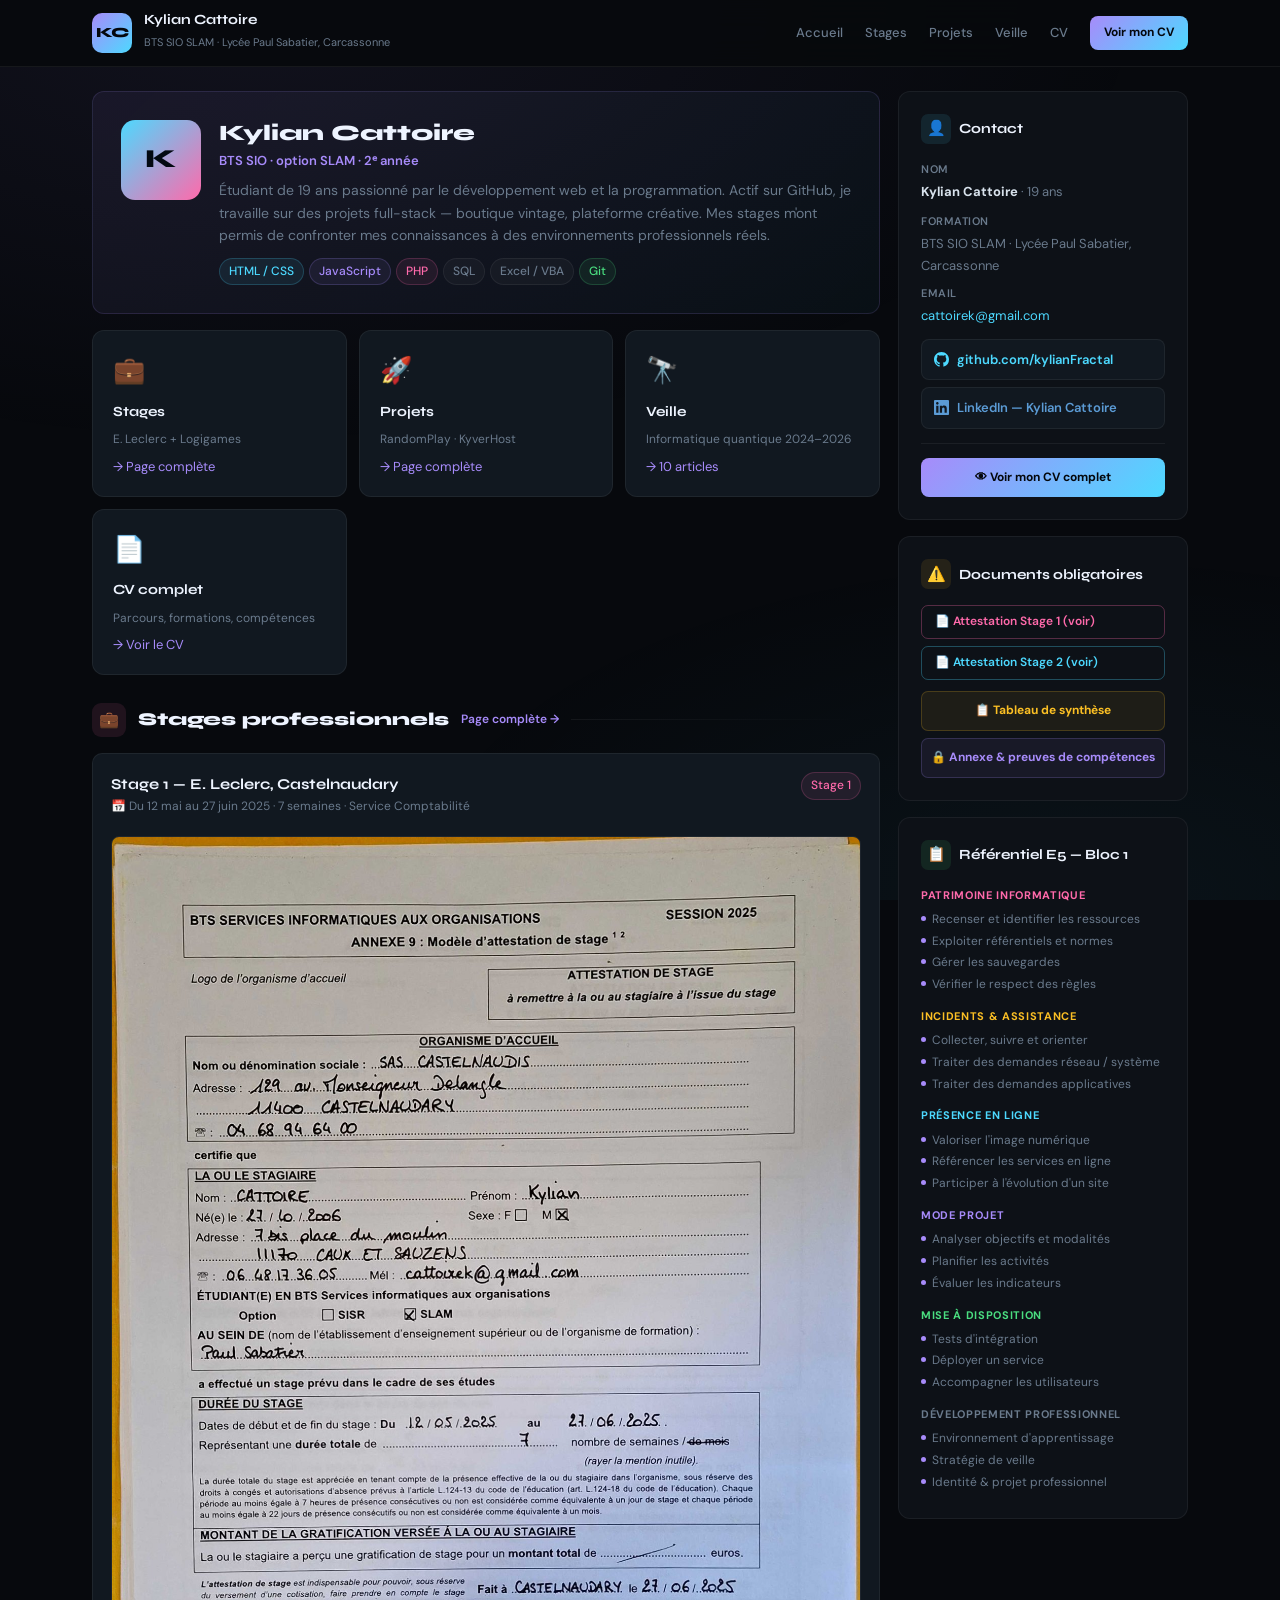
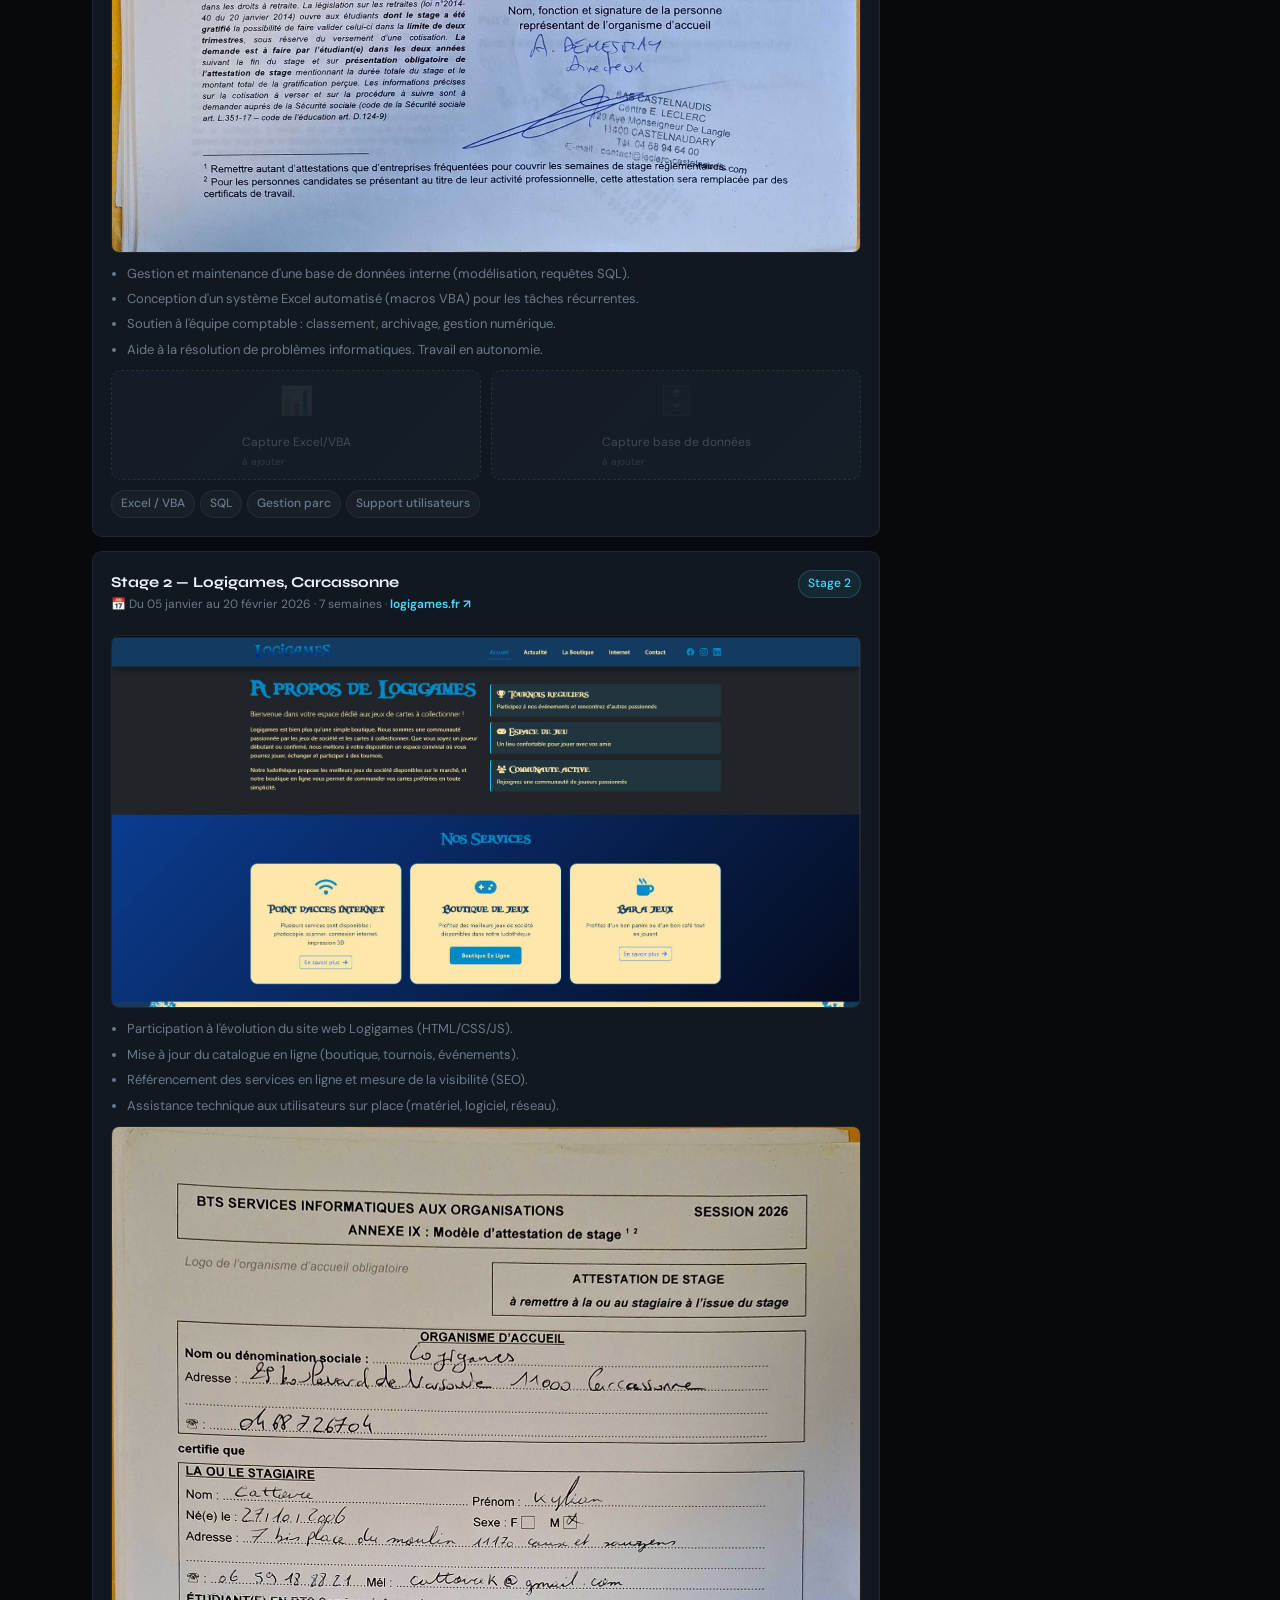
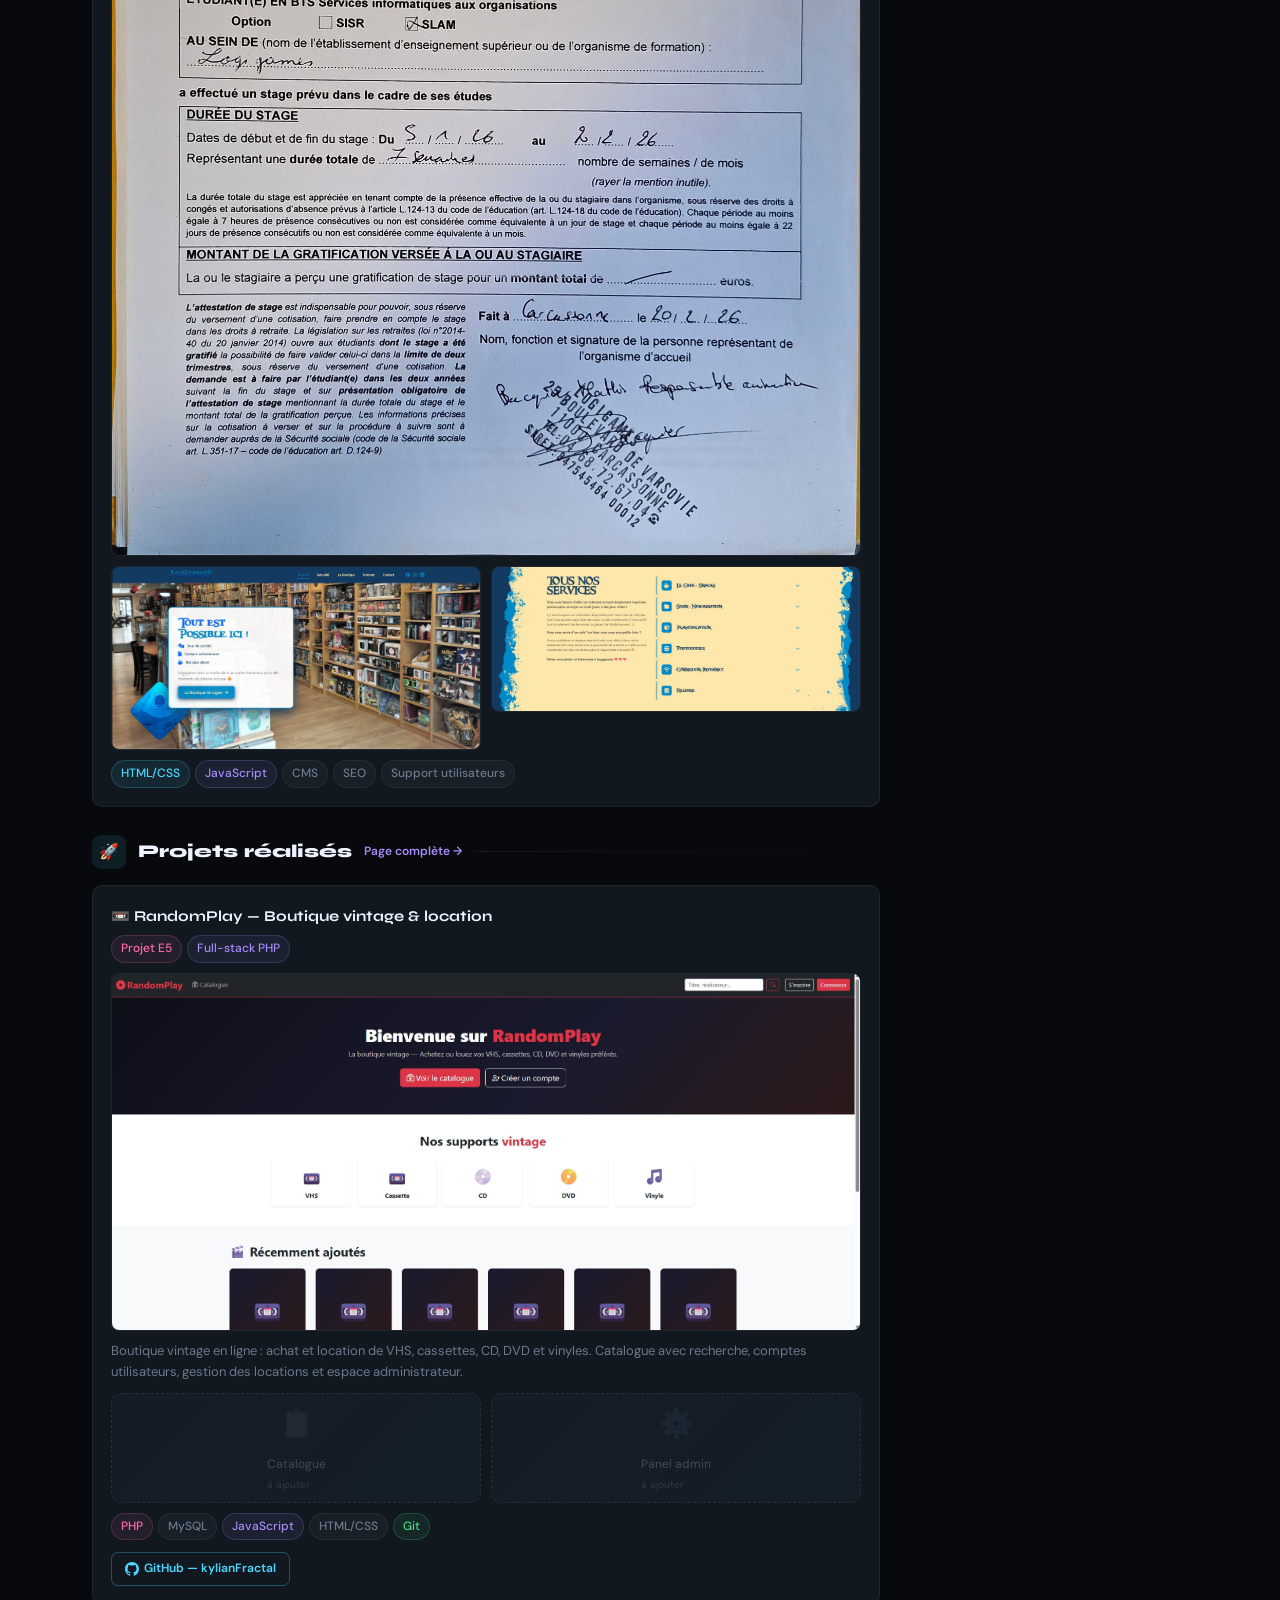
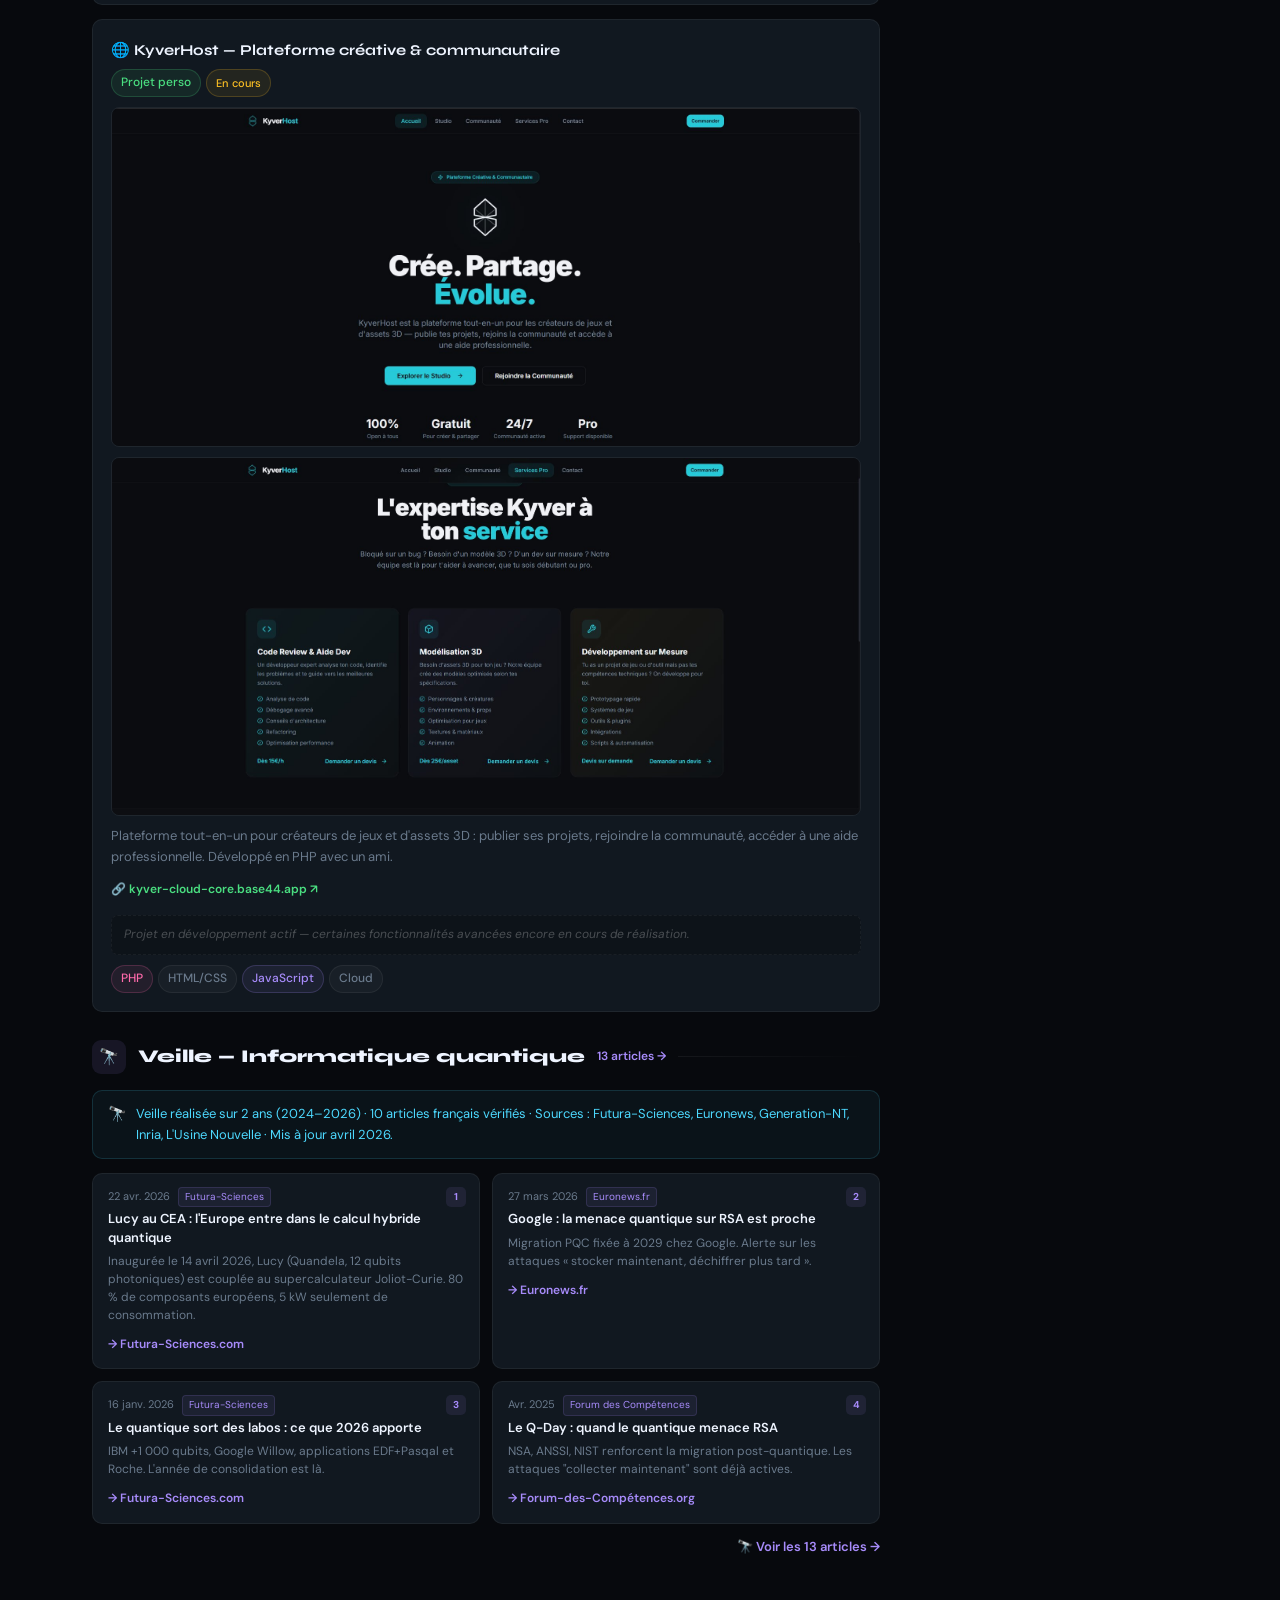
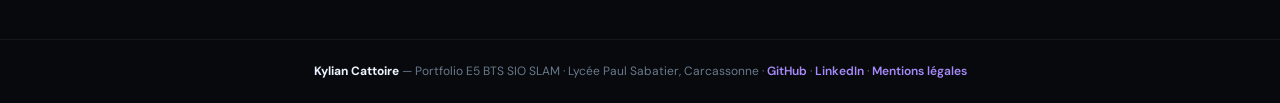
<file: index.html>
<!DOCTYPE html>
<html lang="fr">
<head>
<meta charset="utf-8"/>
<meta name="viewport" content="width=device-width, initial-scale=1"/>
<title>Portfolio — Kylian Cattoire · BTS SIO SLAM</title>
<meta name="description" content="Portfolio E5 de Kylian Cattoire, étudiant BTS SIO SLAM au lycée Paul Sabatier de Carcassonne."/>
<link rel="preconnect" href="https://fonts.googleapis.com"/>
<link rel="preconnect" href="https://fonts.gstatic.com" crossorigin/>
<link href="https://fonts.googleapis.com/css2?family=Syne:wght@400;600;700;800&family=DM+Sans:ital,wght@0,300;0,400;0,500;1,400&display=swap" rel="stylesheet"/>
<link rel="stylesheet" href="style.css"/>
<style>
.section-anchor{scroll-margin-top:72px}
.section-sep{display:flex;align-items:center;gap:12px;margin:28px 0 16px}
.section-sep h2{font-family:'Syne',sans-serif;font-size:18px;font-weight:800;color:var(--head);white-space:nowrap}
.section-sep::after{content:'';flex:1;height:1px;background:linear-gradient(90deg,var(--border),transparent)}
.sep-icon{width:34px;height:34px;border-radius:9px;flex-shrink:0;display:grid;place-items:center;font-size:16px}
.more-link{display:inline-flex;align-items:center;gap:5px;margin-left:auto;font-size:12px;font-weight:600;color:var(--p);text-decoration:none;white-space:nowrap;transition:opacity .15s}
.more-link:hover{opacity:.7}
.vi-mini{background:var(--s2);border:1px solid var(--border);border-radius:10px;padding:13px 15px;position:relative;transition:border-color .15s}
.vi-mini:hover{border-color:rgba(167,139,250,.22)}
.vi-mini .vi-num{position:absolute;top:13px;right:13px;width:20px;height:20px;border-radius:5px;background:rgba(167,139,250,.1);display:grid;place-items:center;font-size:10px;font-weight:700;color:var(--p)}
.vi-mini .vi-date{font-size:11px;color:var(--muted);margin-bottom:3px}
.vi-mini .vi-src{display:inline-block;font-size:10px;background:rgba(167,139,250,.08);border:1px solid rgba(167,139,250,.15);color:var(--p);padding:1px 6px;border-radius:4px;margin-left:5px}
.vi-mini .vi-title{font-weight:600;color:var(--head);font-size:13px;margin-bottom:5px;padding-right:26px;line-height:1.4}
.vi-mini .vi-txt{font-size:12px;color:var(--muted);line-height:1.5;margin-bottom:7px}
.vi-mini .vi-link{font-size:12px;font-weight:600;color:var(--p);text-decoration:none}
.vi-mini .vi-link:hover{text-decoration:underline}
.vi-grid-mini{display:grid;grid-template-columns:1fr 1fr;gap:12px}
@media(max-width:700px){.vi-grid-mini{grid-template-columns:1fr}}
.env-sec{margin-bottom:16px}
.env-h{font-family:'Syne',sans-serif;font-size:13px;font-weight:700;color:var(--g);margin-bottom:7px;display:flex;align-items:center;gap:5px}
.env-sec p{font-size:13px;color:var(--muted);line-height:1.6}
.real-img{width:100%;border-radius:8px;border:1px solid rgba(255,255,255,.06);display:block}
.real-img-link{display:block;margin-bottom:10px}
.real-img-link:hover .real-img{border-color:rgba(255,255,255,.15)}
</style>
</head>
<body>

<header>
  <div class="hdr">
    <a class="logo" href="index.html">KC</a>
    <div class="brand-txt"><h1>Kylian Cattoire</h1><small>BTS SIO SLAM · Lycée Paul Sabatier, Carcassonne</small></div>
    <nav>
      <a href="#accueil">Accueil</a>
      <a href="#stages">Stages</a>
      <a href="#projets">Projets</a>
      <a href="#veille">Veille</a>
      <a href="cv.html">CV</a>
    </nav>
    <a class="cv-btn" href="cv.html">Voir mon CV</a>
  </div>
</header>

<div class="page">
<div>

  <!-- ══ HERO ══ -->
  <section id="accueil" class="hero fade-in section-anchor">
    <div class="hero-inner">
      <div class="ava">K</div>
      <div style="min-width:0">
        <div class="hero-name">Kylian Cattoire</div>
        <div class="hero-sub">BTS SIO · option SLAM · 2ᵉ année</div>
        <div class="hero-desc">Étudiant de 19 ans passionné par le développement web et la programmation. Actif sur GitHub, je travaille sur des projets full-stack — boutique vintage, plateforme créative. Mes stages m'ont permis de confronter mes connaissances à des environnements professionnels réels.</div>
        <div class="chips">
          <span class="chip c">HTML / CSS</span><span class="chip p">JavaScript</span><span class="chip pk">PHP</span>
          <span class="chip">SQL</span><span class="chip">Excel / VBA</span><span class="chip g">Git</span>
        </div>
      </div>
    </div>
  </section>

  <!-- Nav cards -->
  <div class="nav-cards" style="margin-top:0;margin-bottom:6px">
    <a class="nav-card fade-in" href="stages.html"><div class="nav-card-icon">💼</div><div class="nav-card-title">Stages</div><div class="nav-card-sub">E. Leclerc + Logigames</div><div class="nav-card-arrow">→ Page complète</div></a>
    <a class="nav-card fade-in" href="projets.html"><div class="nav-card-icon">🚀</div><div class="nav-card-title">Projets</div><div class="nav-card-sub">RandomPlay · KyverHost</div><div class="nav-card-arrow">→ Page complète</div></a>
    <a class="nav-card fade-in" href="veille.html"><div class="nav-card-icon">🔭</div><div class="nav-card-title">Veille</div><div class="nav-card-sub">Informatique quantique 2024–2026</div><div class="nav-card-arrow">→ 10 articles</div></a>
    <a class="nav-card fade-in" href="cv.html"><div class="nav-card-icon">📄</div><div class="nav-card-title">CV complet</div><div class="nav-card-sub">Parcours, formations, compétences</div><div class="nav-card-arrow">→ Voir le CV</div></a>
  </div>

  <!-- ══ STAGES ══ -->
  <div id="stages" class="section-anchor">
    <div class="section-sep">
      <div class="sep-icon" style="background:rgba(255,106,171,.1)">💼</div>
      <h2>Stages professionnels</h2>
      <a class="more-link" href="stages.html">Page complète →</a>
    </div>
  </div>

  <!-- Stage 1 -->
  <div class="stage fade-in">
    <div class="stage-head">
      <div><div class="stage-title">Stage 1 — E. Leclerc, Castelnaudary</div><div class="stage-meta">📅 Du 12 mai au 27 juin 2025 · 7 semaines · Service Comptabilité</div></div>
      <span class="chip pk">Stage 1</span>
    </div>
    <a href="assets/attestation-stage1.png" target="_blank" rel="noopener" class="real-img-link">
      <img src="assets/attestation-stage1.png" alt="Attestation de stage — E.Leclerc Castelnaudary" class="real-img" style="margin-top:10px"/>
    </a>
    <ul class="tl">
      <li>Gestion et maintenance d'une base de données interne (modélisation, requêtes SQL).</li>
      <li>Conception d'un système Excel automatisé (macros VBA) pour les tâches récurrentes.</li>
      <li>Soutien à l'équipe comptable : classement, archivage, gestion numérique.</li>
      <li>Aide à la résolution de problèmes informatiques. Travail en autonomie.</li>
    </ul>
    <div style="display:grid;grid-template-columns:1fr 1fr;gap:10px;margin:10px 0">
      <div class="img-ph" style="height:110px"><div class="ph-icon">📊</div><span>Capture Excel/VBA<br><small style="opacity:.6">à ajouter</small></span></div>
      <div class="img-ph" style="height:110px"><div class="ph-icon">🗄️</div><span>Capture base de données<br><small style="opacity:.6">à ajouter</small></span></div>
    </div>
    <div class="chips" style="margin-top:10px"><span class="chip">Excel / VBA</span><span class="chip">SQL</span><span class="chip">Gestion parc</span><span class="chip">Support utilisateurs</span></div>
  </div>

  <!-- Stage 2 -->
  <div class="stage fade-in">
    <div class="stage-head">
      <div><div class="stage-title">Stage 2 — Logigames, Carcassonne</div><div class="stage-meta">📅 Du 05 janvier au 20 février 2026 · 7 semaines · <a href="https://logigames.fr" target="_blank" style="color:var(--c);text-decoration:none;font-weight:600">logigames.fr ↗</a></div></div>
      <span class="chip c">Stage 2</span>
    </div>
    <a href="https://logigames.fr" target="_blank" rel="noopener" class="real-img-link" style="margin-top:10px">
      <img src="assets/logigames-accueil.png" alt="Site Logigames — jeux de société Carcassonne" class="real-img"/>
    </a>
    <ul class="tl">
      <li>Participation à l'évolution du site web Logigames (HTML/CSS/JS).</li>
      <li>Mise à jour du catalogue en ligne (boutique, tournois, événements).</li>
      <li>Référencement des services en ligne et mesure de la visibilité (SEO).</li>
      <li>Assistance technique aux utilisateurs sur place (matériel, logiciel, réseau).</li>
    </ul>
    <a href="assets/attestation-stage2.png" target="_blank" rel="noopener" class="real-img-link" style="margin-top:10px">
      <img src="assets/attestation-stage2.png" alt="Attestation de stage — Logigames Carcassonne" class="real-img"/>
    </a>
    <div style="display:grid;grid-template-columns:1fr 1fr;gap:10px;margin:10px 0">
      <a href="assets/logigames-boutique.png" target="_blank" rel="noopener">
        <img src="assets/logigames-boutique.png" alt="Logigames — boutique"
             style="width:100%;height:auto;border-radius:8px;border:1px solid rgba(255,255,255,.06);display:block"/>
      </a>
      <a href="assets/logigames-services.png" target="_blank" rel="noopener">
        <img src="assets/logigames-services.png" alt="Logigames — services"
             style="width:100%;height:auto;border-radius:8px;border:1px solid rgba(255,255,255,.06);display:block"/>
      </a>
    </div>
    <div class="chips" style="margin-top:10px"><span class="chip c">HTML/CSS</span><span class="chip p">JavaScript</span><span class="chip">CMS</span><span class="chip">SEO</span><span class="chip">Support utilisateurs</span></div>
  </div>

  <!-- ══ PROJETS ══ -->
  <div id="projets" class="section-anchor">
    <div class="section-sep">
      <div class="sep-icon" style="background:rgba(77,217,255,.1)">🚀</div>
      <h2>Projets réalisés</h2>
      <a class="more-link" href="projets.html">Page complète →</a>
    </div>
  </div>

  <!-- Projet 1 — RandomPlay -->
  <div class="proj fade-in">
    <div class="proj-title">📼 RandomPlay — Boutique vintage &amp; location</div>
    <div class="chips" style="margin:5px 0 10px"><span class="chip pk">Projet E5</span><span class="chip p">Full-stack PHP</span></div>
    <a href="assets/randomplay-accueil.png" target="_blank" rel="noopener" class="real-img-link">
      <img src="assets/randomplay-accueil.png" alt="RandomPlay — boutique vintage" class="real-img"/>
    </a>
    <p style="font-size:13px;color:var(--muted);margin-bottom:10px;line-height:1.6">Boutique vintage en ligne : achat et location de VHS, cassettes, CD, DVD et vinyles. Catalogue avec recherche, comptes utilisateurs, gestion des locations et espace administrateur.</p>
    <div style="display:grid;grid-template-columns:1fr 1fr;gap:10px;margin:10px 0">
      <div class="img-ph" style="height:110px"><div class="ph-icon">📋</div><span>Catalogue<br><small style="opacity:.6">à ajouter</small></span></div>
      <div class="img-ph" style="height:110px"><div class="ph-icon">⚙️</div><span>Panel admin<br><small style="opacity:.6">à ajouter</small></span></div>
    </div>
    <div class="chips" style="margin-top:10px"><span class="chip pk">PHP</span><span class="chip">MySQL</span><span class="chip p">JavaScript</span><span class="chip">HTML/CSS</span><span class="chip g">Git</span></div>
    <a class="gh" href="https://github.com/kylianFractal" target="_blank" style="margin-top:12px;display:inline-flex;align-items:center;gap:5px;padding:6px 13px;border-radius:7px;font-size:12px;font-weight:600;text-decoration:none;color:var(--c);border:1px solid rgba(77,217,255,.3)">
      <svg width="14" height="14" viewBox="0 0 16 16" fill="currentColor"><path d="M8 0C3.58 0 0 3.58 0 8c0 3.54 2.29 6.53 5.47 7.59.4.07.55-.17.55-.38 0-.19-.01-.82-.01-1.49-2.01.37-2.53-.49-2.69-.94-.09-.23-.48-.94-.82-1.13-.28-.15-.68-.52-.01-.53.63-.01 1.08.58 1.23.82.72 1.21 1.87.87 2.33.66.07-.52.28-.87.51-1.07-1.78-.2-3.64-.89-3.64-3.95 0-.87.31-1.59.82-2.15-.08-.2-.36-1.02.08-2.12 0 0 .67-.21 2.2.82.64-.18 1.32-.27 2-.27.68 0 1.36.09 2 .27 1.53-1.04 2.2-.82 2.2-.82.44 1.1.16 1.92.08 2.12.51.56.82 1.27.82 2.15 0 3.07-1.87 3.75-3.65 3.95.29.25.54.73.54 1.48 0 1.07-.01 1.93-.01 2.2 0 .21.15.46.55.38A8.013 8.013 0 0016 8c0-4.42-3.58-8-8-8z"/></svg>
      GitHub — kylianFractal
    </a>
  </div>

  <!-- Projet 2 — KyverHost -->
  <div class="proj fade-in">
    <div class="proj-title">🌐 KyverHost — Plateforme créative &amp; communautaire</div>
    <div class="chips" style="margin:5px 0 10px"><span class="chip g">Projet perso</span><span class="chip a" style="font-size:11px">En cours</span></div>
    <a href="https://kyver-cloud-core.base44.app/" target="_blank" rel="noopener" class="real-img-link">
      <img src="assets/kyverhost-accueil.png" alt="KyverHost — plateforme créative et communautaire" class="real-img"/>
    </a>
    <a href="assets/kyverhost-services.png" target="_blank" rel="noopener" class="real-img-link" style="margin-top:6px">
      <img src="assets/kyverhost-services.png" alt="KyverHost — Services Pro" class="real-img"/>
    </a>
    <p style="font-size:13px;color:var(--muted);margin-bottom:8px;line-height:1.6">Plateforme tout-en-un pour créateurs de jeux et d'assets 3D : publier ses projets, rejoindre la communauté, accéder à une aide professionnelle. Développé en PHP avec un ami.</p>
    <a href="https://kyver-cloud-core.base44.app/" target="_blank" rel="noopener" style="font-size:12px;color:var(--g);font-weight:600;text-decoration:none;display:inline-block;margin-bottom:8px">🔗 kyver-cloud-core.base44.app ↗</a>
    <div class="unfinished">Projet en développement actif — certaines fonctionnalités avancées encore en cours de réalisation.</div>
    <div class="chips" style="margin-top:10px"><span class="chip pk">PHP</span><span class="chip">HTML/CSS</span><span class="chip p">JavaScript</span><span class="chip">Cloud</span></div>
  </div>

  <!-- ══ VEILLE ══ -->
  <div id="veille" class="section-anchor">
    <div class="section-sep">
      <div class="sep-icon" style="background:rgba(167,139,250,.1)">🔭</div>
      <h2>Veille — Informatique quantique</h2>
      <a class="more-link" href="veille.html">13 articles →</a>
    </div>
  </div>

  <div class="alert info fade-in">
    <span class="alert-ico">🔭</span>
    <div>Veille réalisée sur 2 ans (2024–2026) · 10 articles français vérifiés · Sources : Futura-Sciences, Euronews, Generation-NT, Inria, L'Usine Nouvelle · Mis à jour avril 2026.</div>
  </div>

  <div class="vi-grid-mini">
    <div class="vi-mini fade-in">
      <div class="vi-num">1</div>
      <div class="vi-date">22 avr. 2026 <span class="vi-src">Futura-Sciences</span></div>
      <div class="vi-title">Lucy au CEA : l'Europe entre dans le calcul hybride quantique</div>
      <div class="vi-txt">Inaugurée le 14 avril 2026, Lucy (Quandela, 12 qubits photoniques) est couplée au supercalculateur Joliot-Curie. 80 % de composants européens, 5 kW seulement de consommation.</div>
      <a class="vi-link" href="https://www.futura-sciences.com/tech/actualites/ordinateur-quantique-ordinateur-quantique-lucy-allie-supercalculateur-joliot-curie-duo-pourrait-accelerer-percees-majeures-133845/" target="_blank" rel="noopener">→ Futura-Sciences.com</a>
    </div>
    <div class="vi-mini fade-in">
      <div class="vi-num">2</div>
      <div class="vi-date">27 mars 2026 <span class="vi-src">Euronews.fr</span></div>
      <div class="vi-title">Google : la menace quantique sur RSA est proche</div>
      <div class="vi-txt">Migration PQC fixée à 2029 chez Google. Alerte sur les attaques « stocker maintenant, déchiffrer plus tard ».</div>
      <a class="vi-link" href="https://fr.euronews.com/next/2026/03/27/google-avertit-la-nouvelle-ere-de-linformatique-quantique-menace-plus-quon-ne-croit" target="_blank" rel="noopener">→ Euronews.fr</a>
    </div>
    <div class="vi-mini fade-in">
      <div class="vi-num">3</div>
      <div class="vi-date">16 janv. 2026 <span class="vi-src">Futura-Sciences</span></div>
      <div class="vi-title">Le quantique sort des labos : ce que 2026 apporte</div>
      <div class="vi-txt">IBM +1 000 qubits, Google Willow, applications EDF+Pasqal et Roche. L'année de consolidation est là.</div>
      <a class="vi-link" href="https://www.futura-sciences.com/tech/actualites/ordinateur-quantique-informatique-quantique-sort-laboratoire-ce-2026-va-reellement-apporter-129974/" target="_blank" rel="noopener">→ Futura-Sciences.com</a>
    </div>
    <div class="vi-mini fade-in">
      <div class="vi-num">4</div>
      <div class="vi-date">Avr. 2025 <span class="vi-src">Forum des Compétences</span></div>
      <div class="vi-title">Le Q-Day : quand le quantique menace RSA</div>
      <div class="vi-txt">NSA, ANSSI, NIST renforcent la migration post-quantique. Les attaques "collecter maintenant" sont déjà actives.</div>
      <a class="vi-link" href="https://www.forum-des-competences.org/quantique-2025/" target="_blank" rel="noopener">→ Forum-des-Compétences.org</a>
    </div>
  </div>
  <div style="margin-top:10px;text-align:right"><a class="section-link" href="veille.html">🔭 Voir les 13 articles →</a></div>

</div><!-- /col principale -->

<!-- SIDEBAR -->
<aside>
  <div class="card sb-contact fade-in">
    <div class="ctitle" style="font-size:14px"><div class="cicon" style="background:rgba(77,217,255,.1)">👤</div>Contact</div>
    <div class="label">Nom</div><p style="margin-bottom:10px"><strong>Kylian Cattoire</strong> · 19 ans</p>
    <div class="label">Formation</div><p style="margin-bottom:8px">BTS SIO SLAM · Lycée Paul Sabatier, Carcassonne</p>
    <div class="label">Email</div><p style="margin-bottom:12px"><a href="mailto:cattoirek@gmail.com" style="color:var(--c);text-decoration:none">cattoirek@gmail.com</a></p>
    <a class="net-link gh-net" href="https://github.com/kylianFractal" target="_blank">
      <svg width="15" height="15" viewBox="0 0 16 16" fill="currentColor"><path d="M8 0C3.58 0 0 3.58 0 8c0 3.54 2.29 6.53 5.47 7.59.4.07.55-.17.55-.38 0-.19-.01-.82-.01-1.49-2.01.37-2.53-.49-2.69-.94-.09-.23-.48-.94-.82-1.13-.28-.15-.68-.52-.01-.53.63-.01 1.08.58 1.23.82.72 1.21 1.87.87 2.33.66.07-.52.28-.87.51-1.07-1.78-.2-3.64-.89-3.64-3.95 0-.87.31-1.59.82-2.15-.08-.2-.36-1.02.08-2.12 0 0 .67-.21 2.2.82.64-.18 1.32-.27 2-.27.68 0 1.36.09 2 .27 1.53-1.04 2.2-.82 2.2-.82.44 1.1.16 1.92.08 2.12.51.56.82 1.27.82 2.15 0 3.07-1.87 3.75-3.65 3.95.29.25.54.73.54 1.48 0 1.07-.01 1.93-.01 2.2 0 .21.15.46.55.38A8.013 8.013 0 0016 8c0-4.42-3.58-8-8-8z"/></svg>
      github.com/kylianFractal
    </a>
    <a class="net-link li-net" href="https://www.linkedin.com/in/kylian-cattoire-a55704326/" target="_blank">
      <svg width="15" height="15" viewBox="0 0 24 24" fill="currentColor"><path d="M20.447 20.452h-3.554v-5.569c0-1.328-.027-3.037-1.852-3.037-1.853 0-2.136 1.445-2.136 2.939v5.667H9.351V9h3.414v1.561h.046c.477-.9 1.637-1.85 3.37-1.85 3.601 0 4.267 2.37 4.267 5.455v6.286zM5.337 7.433c-1.144 0-2.063-.926-2.063-2.065 0-1.138.92-2.063 2.063-2.063 1.14 0 2.064.925 2.064 2.063 0 1.139-.925 2.065-2.064 2.065zm1.782 13.019H3.555V9h3.564v11.452zM22.225 0H1.771C.792 0 0 .774 0 1.729v20.542C0 23.227.792 24 1.771 24h20.451C23.2 24 24 23.227 24 22.271V1.729C24 .774 23.2 0 22.222 0h.003z"/></svg>
      LinkedIn — Kylian Cattoire
    </a>
    <div class="divider"></div>
    <a class="cv-btn" href="cv.html" style="display:block;text-align:center;padding:10px">👁 Voir mon CV complet</a>
  </div>

  <div class="card fade-in">
    <div class="ctitle" style="font-size:14px"><div class="cicon" style="background:rgba(251,191,36,.1)">⚠️</div>Documents obligatoires</div>
    <div style="display:flex;flex-direction:column;gap:7px">
      <a href="assets/attestation-stage1.png" target="_blank" class="dl pk" style="margin-top:0;display:flex">📄 Attestation Stage 1 (voir)</a>
      <a href="assets/attestation-stage2.png" target="_blank" class="dl c" style="margin-top:0;display:flex">📄 Attestation Stage 2 (voir)</a>
      <a href="https://www.inion-web.fr/?p=4702" target="_blank" style="display:block;text-align:center;padding:9px;border-radius:7px;background:rgba(251,191,36,.07);border:1px solid rgba(251,191,36,.2);color:var(--a);font-weight:700;font-size:12px;text-decoration:none;margin-top:4px">📋 Tableau de synthèse</a>
      <a href="annexe.html" style="display:block;text-align:center;padding:9px;border-radius:7px;background:rgba(167,139,250,.07);border:1px solid rgba(167,139,250,.2);color:var(--p);font-weight:700;font-size:12px;text-decoration:none">🔒 Annexe &amp; preuves de compétences</a>
    </div>
  </div>

  <div class="card fade-in">
    <div class="ctitle" style="font-size:14px"><div class="cicon" style="background:rgba(74,222,128,.1)">📋</div>Référentiel E5 — Bloc 1</div>
    <div class="cg"><div class="cg-title" style="color:var(--pk)">Patrimoine informatique</div><div class="ci">Recenser et identifier les ressources</div><div class="ci">Exploiter référentiels et normes</div><div class="ci">Gérer les sauvegardes</div><div class="ci">Vérifier le respect des règles</div></div>
    <div class="cg"><div class="cg-title" style="color:var(--a)">Incidents &amp; assistance</div><div class="ci">Collecter, suivre et orienter</div><div class="ci">Traiter des demandes réseau / système</div><div class="ci">Traiter des demandes applicatives</div></div>
    <div class="cg"><div class="cg-title" style="color:var(--c)">Présence en ligne</div><div class="ci">Valoriser l'image numérique</div><div class="ci">Référencer les services en ligne</div><div class="ci">Participer à l'évolution d'un site</div></div>
    <div class="cg"><div class="cg-title" style="color:var(--p)">Mode projet</div><div class="ci">Analyser objectifs et modalités</div><div class="ci">Planifier les activités</div><div class="ci">Évaluer les indicateurs</div></div>
    <div class="cg"><div class="cg-title" style="color:var(--g)">Mise à disposition</div><div class="ci">Tests d'intégration</div><div class="ci">Déployer un service</div><div class="ci">Accompagner les utilisateurs</div></div>
    <div class="cg" style="margin-bottom:0"><div class="cg-title">Développement professionnel</div><div class="ci">Environnement d'apprentissage</div><div class="ci">Stratégie de veille</div><div class="ci">Identité &amp; projet professionnel</div></div>
  </div>
</aside>
</div>

<footer>
  <strong style="color:var(--head)">Kylian Cattoire</strong> — Portfolio E5 BTS SIO SLAM ·
  Lycée Paul Sabatier, Carcassonne ·
  <a href="https://github.com/kylianFractal" target="_blank">GitHub</a> ·
  <a href="https://www.linkedin.com/in/kylian-cattoire-a55704326/" target="_blank">LinkedIn</a> ·
  <a href="mentions-legales.html">Mentions légales</a>
</footer>
<script src="main.js"></script>
</body>
</html>
</file>
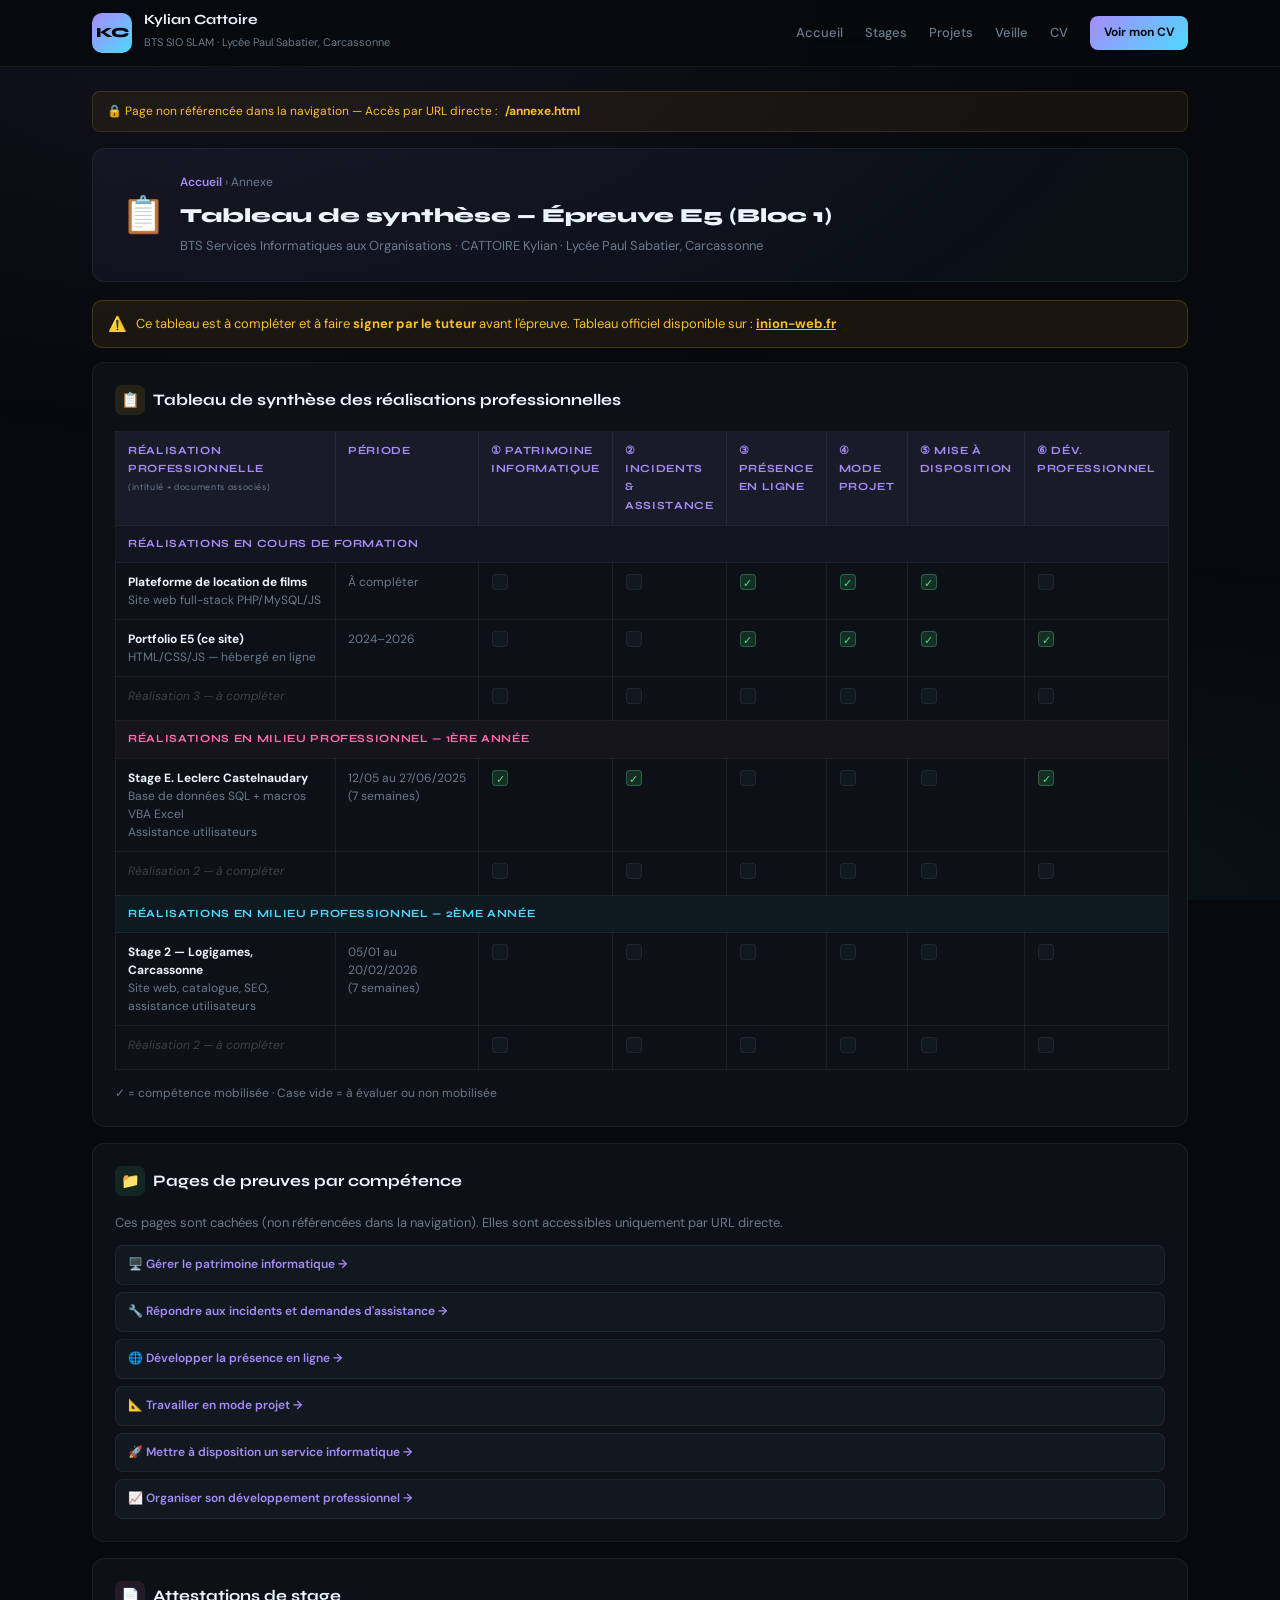
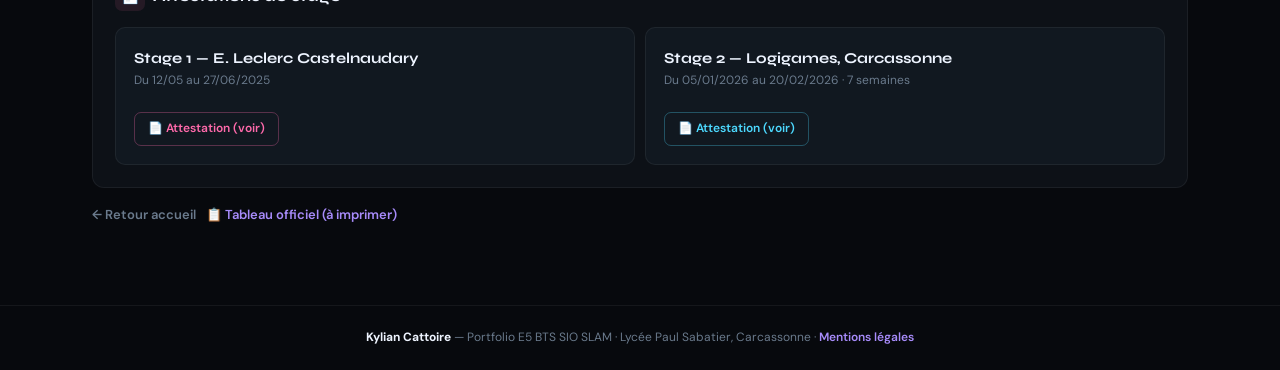
<file: annexe.html>
<!DOCTYPE html>
<html lang="fr">
<head>
<meta charset="utf-8"/>
<meta name="viewport" content="width=device-width, initial-scale=1"/>
<title>Annexe — Tableau de synthèse E5 · Kylian Cattoire</title>
<link rel="preconnect" href="https://fonts.googleapis.com"/>
<link rel="preconnect" href="https://fonts.gstatic.com" crossorigin/>
<link href="https://fonts.googleapis.com/css2?family=Syne:wght@400;600;700;800&family=DM+Sans:ital,wght@0,300;0,400;0,500;1,400&display=swap" rel="stylesheet"/>
<link rel="stylesheet" href="style.css"/>
<style>
.hidden-notice{background:rgba(251,191,36,.06);border:1px solid rgba(251,191,36,.15);border-radius:8px;padding:10px 14px;font-size:12px;color:var(--a);margin-bottom:16px;display:flex;gap:8px;align-items:center;}
.annex-table{width:100%;border-collapse:collapse;font-size:13px;margin-top:14px;}
.annex-table th{background:rgba(167,139,250,.08);color:var(--p);font-family:'Syne',sans-serif;font-size:11px;text-transform:uppercase;letter-spacing:.06em;padding:10px 12px;border:1px solid var(--border);text-align:left;vertical-align:top;}
.annex-table td{padding:10px 12px;border:1px solid var(--border);color:var(--muted);vertical-align:top;font-size:12px;line-height:1.5;}
.annex-table tr:hover td{background:rgba(255,255,255,.015);}
.check{display:inline-block;width:16px;height:16px;border-radius:4px;border:1px solid var(--border);background:var(--s2);margin:1px;}
.check.v{background:rgba(74,222,128,.15);border-color:rgba(74,222,128,.3);color:var(--g);text-align:center;line-height:16px;font-size:11px;}
.comp-cell{display:flex;flex-direction:column;gap:3px;}
.preuve-links{margin-top:12px;display:flex;flex-direction:column;gap:7px;}
.preuve-link{display:flex;align-items:center;gap:8px;padding:9px 12px;border-radius:8px;background:var(--s2);border:1px solid var(--border);text-decoration:none;font-size:12px;font-weight:600;color:var(--p);transition:border-color .15s;}
.preuve-link:hover{border-color:rgba(167,139,250,.3);}
</style>
</head>
<body>

<header>
  <div class="hdr">
    <a class="logo" href="index.html">KC</a>
    <div class="brand-txt"><h1>Kylian Cattoire</h1><small>BTS SIO SLAM · Lycée Paul Sabatier, Carcassonne</small></div>
    <nav>
      <a href="index.html">Accueil</a><a href="stages.html">Stages</a><a href="projets.html">Projets</a>
      <a href="veille.html">Veille</a><a href="cv.html">CV</a>
    </nav>
    <a class="cv-btn" href="cv.html">Voir mon CV</a>
  </div>
</header>

<div class="page full">
<div>

  <div class="hidden-notice">🔒 Page non référencée dans la navigation — Accès par URL directe : <strong>/annexe.html</strong></div>

  <div class="page-banner fade-in">
    <div class="page-banner-icon">📋</div>
    <div>
      <div class="breadcrumb"><a href="index.html">Accueil</a> › Annexe</div>
      <h2>Tableau de synthèse — Épreuve E5 (Bloc 1)</h2>
      <p>BTS Services Informatiques aux Organisations · CATTOIRE Kylian · Lycée Paul Sabatier, Carcassonne</p>
    </div>
  </div>

  <div class="alert warn fade-in">
    <span class="alert-ico">⚠️</span>
    <div>
      Ce tableau est à compléter et à faire <strong>signer par le tuteur</strong> avant l'épreuve.
      Tableau officiel disponible sur : <a href="https://www.inion-web.fr/?p=4702" target="_blank">inion-web.fr</a>
    </div>
  </div>

  <!-- Tableau de synthèse -->
  <div class="card fade-in">
    <div class="ctitle"><div class="cicon" style="background:rgba(251,191,36,.1)">📋</div>Tableau de synthèse des réalisations professionnelles</div>

    <table class="annex-table">
      <thead>
        <tr>
          <th style="min-width:220px">Réalisation professionnelle<br/><small style="font-weight:400;text-transform:none;color:var(--muted)">(intitulé + documents associés)</small></th>
          <th>Période</th>
          <th>① Patrimoine informatique</th>
          <th>② Incidents &amp; assistance</th>
          <th>③ Présence en ligne</th>
          <th>④ Mode projet</th>
          <th>⑤ Mise à disposition</th>
          <th>⑥ Dév. professionnel</th>
        </tr>
      </thead>
      <tbody>
        <!-- Ligne formation -->
        <tr>
          <td colspan="8" style="background:rgba(167,139,250,.04);color:var(--p);font-weight:700;font-family:'Syne',sans-serif;font-size:11px;text-transform:uppercase;letter-spacing:.06em;">
            Réalisations en cours de formation
          </td>
        </tr>
        <tr>
          <td>
            <strong style="color:var(--head)">Plateforme de location de films</strong><br/>
            <span style="color:var(--muted)">Site web full-stack PHP/MySQL/JS</span>
          </td>
          <td style="white-space:nowrap">À compléter</td>
          <td><div class="check"></div></td>
          <td><div class="check"></div></td>
          <td><div class="check v">✓</div></td>
          <td><div class="check v">✓</div></td>
          <td><div class="check v">✓</div></td>
          <td><div class="check"></div></td>
        </tr>
        <tr>
          <td>
            <strong style="color:var(--head)">Portfolio E5 (ce site)</strong><br/>
            <span style="color:var(--muted)">HTML/CSS/JS — hébergé en ligne</span>
          </td>
          <td style="white-space:nowrap">2024–2026</td>
          <td><div class="check"></div></td>
          <td><div class="check"></div></td>
          <td><div class="check v">✓</div></td>
          <td><div class="check v">✓</div></td>
          <td><div class="check v">✓</div></td>
          <td><div class="check v">✓</div></td>
        </tr>
        <tr>
          <td style="color:rgba(255,255,255,.2);font-style:italic">Réalisation 3 — à compléter</td>
          <td></td>
          <td><div class="check"></div></td>
          <td><div class="check"></div></td>
          <td><div class="check"></div></td>
          <td><div class="check"></div></td>
          <td><div class="check"></div></td>
          <td><div class="check"></div></td>
        </tr>

        <!-- Ligne stage 1 -->
        <tr>
          <td colspan="8" style="background:rgba(255,106,171,.04);color:var(--pk);font-weight:700;font-family:'Syne',sans-serif;font-size:11px;text-transform:uppercase;letter-spacing:.06em;">
            Réalisations en milieu professionnel — 1ère année
          </td>
        </tr>
        <tr>
          <td>
            <strong style="color:var(--head)">Stage E. Leclerc Castelnaudary</strong><br/>
            <span style="color:var(--muted)">Base de données SQL + macros VBA Excel<br/>Assistance utilisateurs</span>
          </td>
          <td style="white-space:nowrap">12/05 au 27/06/2025<br/>(7 semaines)</td>
          <td><div class="check v">✓</div></td>
          <td><div class="check v">✓</div></td>
          <td><div class="check"></div></td>
          <td><div class="check"></div></td>
          <td><div class="check"></div></td>
          <td><div class="check v">✓</div></td>
        </tr>
        <tr>
          <td style="color:rgba(255,255,255,.2);font-style:italic">Réalisation 2 — à compléter</td>
          <td></td>
          <td><div class="check"></div></td>
          <td><div class="check"></div></td>
          <td><div class="check"></div></td>
          <td><div class="check"></div></td>
          <td><div class="check"></div></td>
          <td><div class="check"></div></td>
        </tr>

        <!-- Ligne stage 2 -->
        <tr>
          <td colspan="8" style="background:rgba(77,217,255,.04);color:var(--c);font-weight:700;font-family:'Syne',sans-serif;font-size:11px;text-transform:uppercase;letter-spacing:.06em;">
            Réalisations en milieu professionnel — 2ème année
          </td>
        </tr>
        <tr>
          <td>
            <strong style="color:var(--head)">Stage 2 — Logigames, Carcassonne</strong><br/>
            <span style="color:var(--muted)">Site web, catalogue, SEO, assistance utilisateurs</span>
          </td>
          <td style="white-space:nowrap">05/01 au<br/>20/02/2026<br/>(7 semaines)</td>
          <td><div class="check"></div></td>
          <td><div class="check"></div></td>
          <td><div class="check"></div></td>
          <td><div class="check"></div></td>
          <td><div class="check"></div></td>
          <td><div class="check"></div></td>
        </tr>
        <tr>
          <td style="color:rgba(255,255,255,.2);font-style:italic">Réalisation 2 — à compléter</td>
          <td></td>
          <td><div class="check"></div></td>
          <td><div class="check"></div></td>
          <td><div class="check"></div></td>
          <td><div class="check"></div></td>
          <td><div class="check"></div></td>
          <td><div class="check"></div></td>
        </tr>
      </tbody>
    </table>

    <div style="margin-top:14px;font-size:12px;color:var(--muted)">
      ✓ = compétence mobilisée · Case vide = à évaluer ou non mobilisée
    </div>
  </div>

  <!-- Liens vers les pages de preuves -->
  <div class="card fade-in">
    <div class="ctitle"><div class="cicon" style="background:rgba(74,222,128,.1)">📁</div>Pages de preuves par compétence</div>
    <p style="font-size:13px;color:var(--muted);margin-bottom:12px">
      Ces pages sont cachées (non référencées dans la navigation). Elles sont accessibles uniquement par URL directe.
    </p>
    <div class="preuve-links">
      <a class="preuve-link" href="preuve-patrimoine.html">🖥️ Gérer le patrimoine informatique →</a>
      <a class="preuve-link" href="preuve-incidents.html">🔧 Répondre aux incidents et demandes d'assistance →</a>
      <a class="preuve-link" href="preuve-presence.html">🌐 Développer la présence en ligne →</a>
      <a class="preuve-link" href="preuve-projet.html">📐 Travailler en mode projet →</a>
      <a class="preuve-link" href="preuve-mise-disposition.html">🚀 Mettre à disposition un service informatique →</a>
      <a class="preuve-link" href="preuve-developpement.html">📈 Organiser son développement professionnel →</a>
    </div>
  </div>

  <!-- Attestations -->
  <div class="card fade-in">
    <div class="ctitle"><div class="cicon" style="background:rgba(255,106,171,.1)">📄</div>Attestations de stage</div>
    <div style="display:grid;grid-template-columns:1fr 1fr;gap:10px;margin-top:4px">
      <div class="stage" style="margin-bottom:0">
        <div class="stage-title">Stage 1 — E. Leclerc Castelnaudary</div>
        <div class="stage-meta">Du 12/05 au 27/06/2025</div>
        <a class="dl pk" href="assets/attestation-stage1.png" target="_blank" title="Attestation Stage 1 — E.Leclerc">📄 Attestation (voir)</a>
      </div>
      <div class="stage" style="margin-bottom:0">
        <div class="stage-title">Stage 2 — Logigames, Carcassonne</div>
        <div class="stage-meta">Du 05/01/2026 au 20/02/2026 · 7 semaines</div>
        <a class="dl c" href="assets/attestation-stage2.png" target="_blank" title="Attestation Stage 2 — Logigames">📄 Attestation (voir)</a>
      </div>
    </div>
  </div>

  <div style="margin-top:10px;display:flex;gap:10px;flex-wrap:wrap">
    <a class="section-link" href="index.html" style="color:var(--muted)">← Retour accueil</a>
    <a class="section-link" href="https://www.inion-web.fr/?p=4702" target="_blank">📋 Tableau officiel (à imprimer)</a>
  </div>
</div>
</div>

<footer>
  <strong style="color:var(--head)">Kylian Cattoire</strong> — Portfolio E5 BTS SIO SLAM ·
  Lycée Paul Sabatier, Carcassonne ·
  <a href="mentions-legales.html">Mentions légales</a>
</footer>
<script src="main.js"></script>
</body>
</html>
</file>
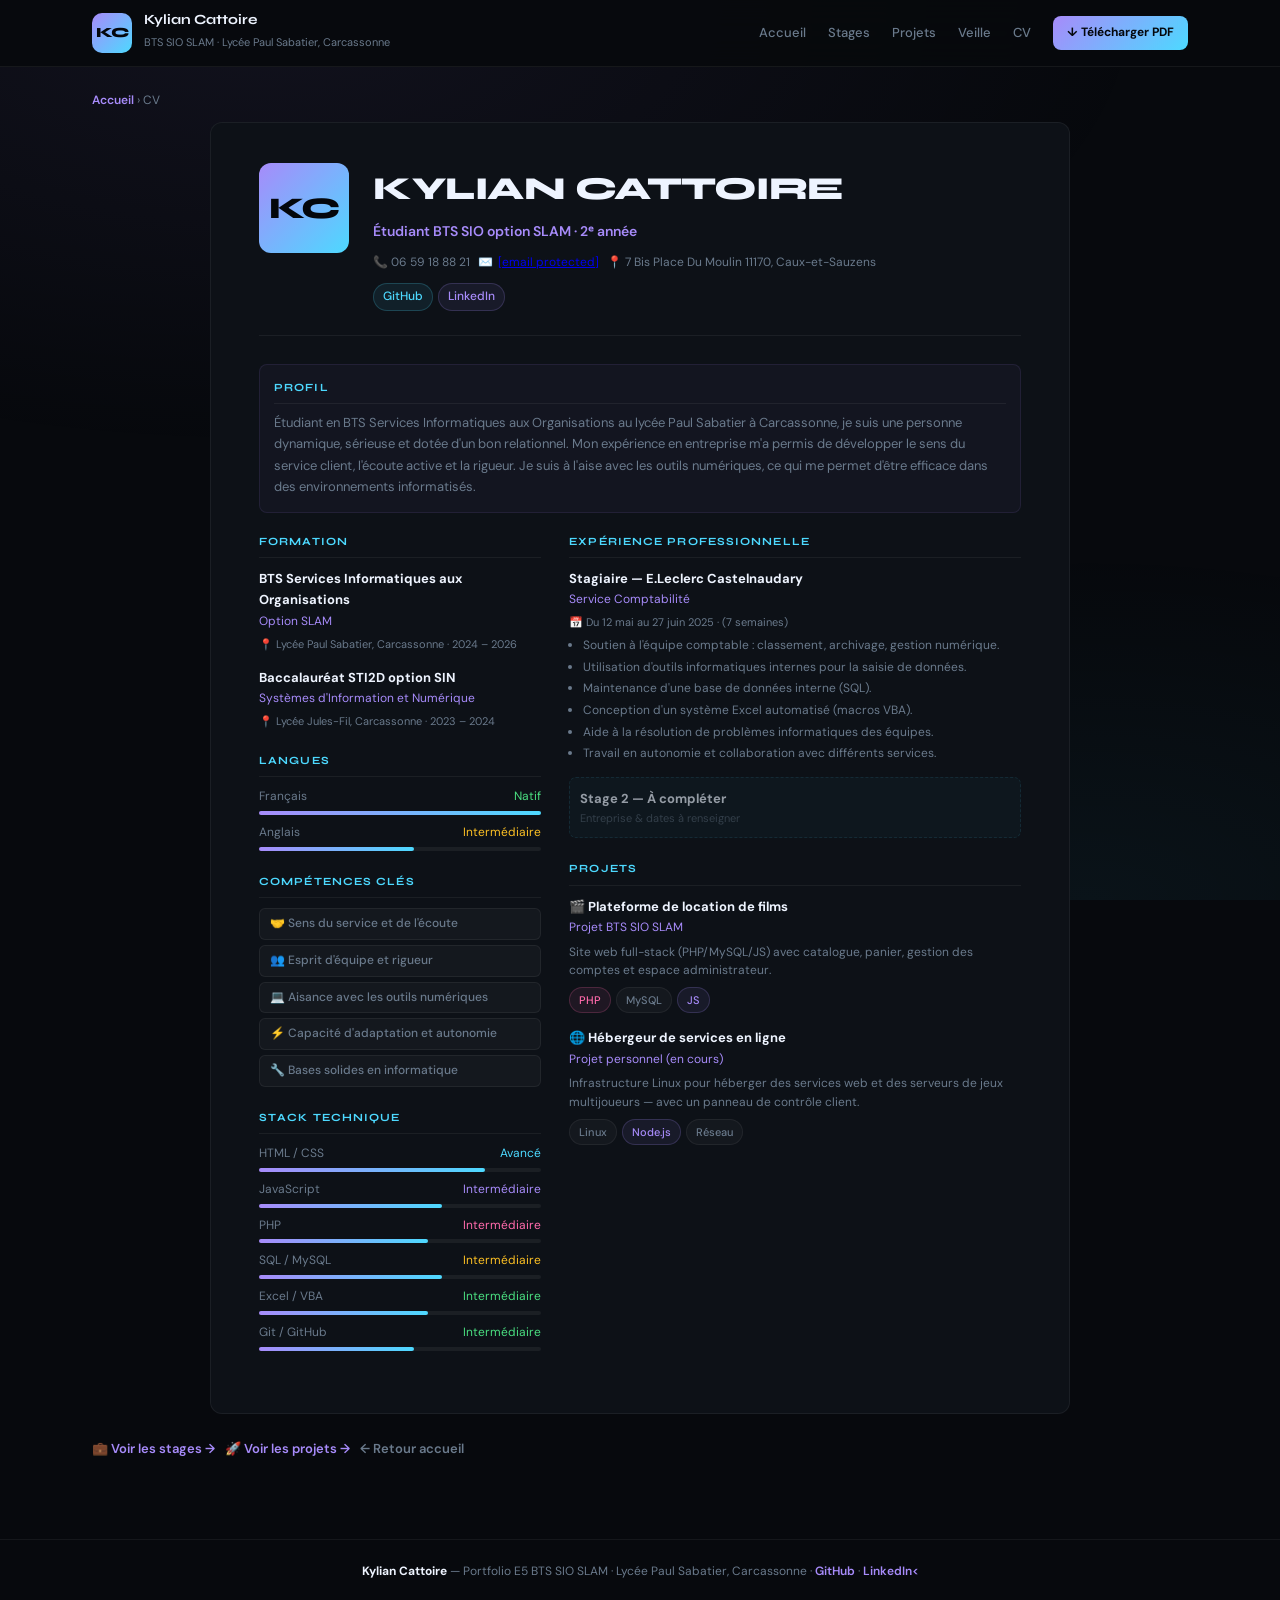
<file: cv.html>
<!DOCTYPE html>
<html lang="fr">
<head>
<meta charset="utf-8"/>
<meta name="viewport" content="width=device-width, initial-scale=1"/>
<title>CV — Kylian Cattoire · Portfolio BTS SIO SLAM</title>
<link rel="preconnect" href="https://fonts.googleapis.com"/>
<link rel="preconnect" href="https://fonts.gstatic.com" crossorigin/>
<link href="https://fonts.googleapis.com/css2?family=Syne:wght@400;600;700;800&family=DM+Sans:ital,wght@0,300;0,400;0,500;1,400&display=swap" rel="stylesheet"/>
<link rel="stylesheet" href="style.css"/>
</head>
<body>

<!-- ═══ HEADER ═══ -->
<header>
  <div class="hdr">
    <a class="logo" href="index.html">KC</a>
    <div class="brand-txt">
      <h1>Kylian Cattoire</h1>
      <small>BTS SIO SLAM · Lycée Paul Sabatier, Carcassonne</small>
    </div>
    <nav>
      <a href="index.html">Accueil</a>
      <a href="stages.html">Stages</a>
      <a href="projets.html">Projets</a>
      <a href="veille.html">Veille</a>
      <a href="cv.html">CV</a>
    </nav>
    <a class="cv-btn" href="cv.pdf" download>↓ Télécharger PDF</a>
  </div>
</header>

<!-- ═══ PAGE ═══ -->
<div class="page full">
  <div>

    <div class="breadcrumb fade-in" style="margin-bottom:12px"><a href="index.html">Accueil</a> › CV</div>

    <!-- CV Card -->
    <div class="cv-wrap fade-in">

      <!-- En-tête CV -->
      <div class="cv-head">
        <div class="cv-photo">
          <!-- Remplacer par : <img src="assets/photo.jpg" alt="Kylian Cattoire"/> -->
          KC
        </div>
        <div style="min-width:0">
          <div class="cv-name">KYLIAN CATTOIRE</div>
          <div class="cv-title">Étudiant BTS SIO option SLAM · 2ᵉ année</div>
          <div class="cv-contacts">
            <span class="cv-contact-item">📞 06 59 18 88 21</span>
            <span class="cv-contact-item">✉️ <a href="/cdn-cgi/l/email-protection" class="__cf_email__" data-cfemail="bedddfcacad1d7ccdbd5fed9d3dfd7d290ddd1d3">[email&#160;protected]</a></span>
            <span class="cv-contact-item">📍 7 Bis Place Du Moulin 11170, Caux-et-Sauzens</span>
          </div>
          <div class="chips" style="margin-top:10px">
            <a href="https://github.com/kylianFractal" target="_blank" class="chip c" style="text-decoration:none">GitHub</a>
            <a href="https://www.linkedin.com/in/kylian-cattoire-a55704326/" target="_blank" class="chip p" style="text-decoration:none">LinkedIn</a>
          </div>
        </div>
      </div>

      <!-- Profil -->
      <div class="cv-section" style="margin-bottom:20px;padding:14px;background:rgba(167,139,250,.04);border:1px solid rgba(167,139,250,.1);border-radius:8px">
        <h3 style="margin-bottom:8px">Profil</h3>
        <p style="font-size:13px;color:var(--muted);line-height:1.65">
          Étudiant en BTS Services Informatiques aux Organisations au lycée Paul Sabatier à Carcassonne, je suis une personne dynamique, sérieuse et dotée d'un bon relationnel. Mon expérience en entreprise m'a permis de développer le sens du service client, l'écoute active et la rigueur. Je suis à l'aise avec les outils numériques, ce qui me permet d'être efficace dans des environnements informatisés.
        </p>
      </div>

      <!-- Corps du CV : 2 colonnes -->
      <div class="cv-body">

        <!-- Colonne gauche -->
        <div>
          <!-- Formation -->
          <div class="cv-section">
            <h3>Formation</h3>

            <div class="cv-entry">
              <div class="cv-entry-title">BTS Services Informatiques aux Organisations</div>
              <div class="cv-entry-sub">Option SLAM</div>
              <div class="cv-entry-date">📍 Lycée Paul Sabatier, Carcassonne · 2024 – 2026</div>
            </div>

            <div class="cv-entry">
              <div class="cv-entry-title">Baccalauréat STI2D option SIN</div>
              <div class="cv-entry-sub">Systèmes d'Information et Numérique</div>
              <div class="cv-entry-date">📍 Lycée Jules-Fil, Carcassonne · 2023 – 2024</div>
            </div>
          </div>

          <!-- Langues -->
          <div class="cv-section">
            <h3>Langues</h3>
            <div class="cv-skill-bar">
              <div class="cv-skill-label"><span>Français</span><span style="color:var(--g)">Natif</span></div>
              <div class="cv-skill-track"><div class="cv-skill-fill" style="width:100%"></div></div>
            </div>
            <div class="cv-skill-bar">
              <div class="cv-skill-label"><span>Anglais</span><span style="color:var(--a)">Intermédiaire</span></div>
              <div class="cv-skill-track"><div class="cv-skill-fill" style="width:55%"></div></div>
            </div>
          </div>

          <!-- Compétences clés -->
          <div class="cv-section">
            <h3>Compétences clés</h3>
            <div style="display:flex;flex-direction:column;gap:5px">
              <div class="chip" style="justify-content:flex-start;border-radius:6px;padding:5px 10px">🤝 Sens du service et de l'écoute</div>
              <div class="chip" style="justify-content:flex-start;border-radius:6px;padding:5px 10px">👥 Esprit d'équipe et rigueur</div>
              <div class="chip" style="justify-content:flex-start;border-radius:6px;padding:5px 10px">💻 Aisance avec les outils numériques</div>
              <div class="chip" style="justify-content:flex-start;border-radius:6px;padding:5px 10px">⚡ Capacité d'adaptation et autonomie</div>
              <div class="chip" style="justify-content:flex-start;border-radius:6px;padding:5px 10px">🔧 Bases solides en informatique</div>
            </div>
          </div>

          <!-- Stack technique -->
          <div class="cv-section">
            <h3>Stack technique</h3>
            <div class="cv-skill-bar">
              <div class="cv-skill-label"><span>HTML / CSS</span><span style="color:var(--c)">Avancé</span></div>
              <div class="cv-skill-track"><div class="cv-skill-fill" style="width:80%"></div></div>
            </div>
            <div class="cv-skill-bar">
              <div class="cv-skill-label"><span>JavaScript</span><span style="color:var(--p)">Intermédiaire</span></div>
              <div class="cv-skill-track"><div class="cv-skill-fill" style="width:65%"></div></div>
            </div>
            <div class="cv-skill-bar">
              <div class="cv-skill-label"><span>PHP</span><span style="color:var(--pk)">Intermédiaire</span></div>
              <div class="cv-skill-track"><div class="cv-skill-fill" style="width:60%"></div></div>
            </div>
            <div class="cv-skill-bar">
              <div class="cv-skill-label"><span>SQL / MySQL</span><span style="color:var(--a)">Intermédiaire</span></div>
              <div class="cv-skill-track"><div class="cv-skill-fill" style="width:65%"></div></div>
            </div>
            <div class="cv-skill-bar">
              <div class="cv-skill-label"><span>Excel / VBA</span><span style="color:var(--g)">Intermédiaire</span></div>
              <div class="cv-skill-track"><div class="cv-skill-fill" style="width:60%"></div></div>
            </div>
            <div class="cv-skill-bar" style="margin-bottom:0">
              <div class="cv-skill-label"><span>Git / GitHub</span><span style="color:var(--g)">Intermédiaire</span></div>
              <div class="cv-skill-track"><div class="cv-skill-fill" style="width:55%"></div></div>
            </div>
          </div>
        </div>

        <!-- Colonne droite -->
        <div>
          <!-- Expérience professionnelle -->
          <div class="cv-section">
            <h3>Expérience professionnelle</h3>

            <div class="cv-entry">
              <div class="cv-entry-title">Stagiaire — E.Leclerc Castelnaudary</div>
              <div class="cv-entry-sub">Service Comptabilité</div>
              <div class="cv-entry-date">📅 Du 12 mai au 27 juin 2025 · (7 semaines)</div>
              <div class="cv-entry-desc">
                <ul>
                  <li>Soutien à l'équipe comptable : classement, archivage, gestion numérique.</li>
                  <li>Utilisation d'outils informatiques internes pour la saisie de données.</li>
                  <li>Maintenance d'une base de données interne (SQL).</li>
                  <li>Conception d'un système Excel automatisé (macros VBA).</li>
                  <li>Aide à la résolution de problèmes informatiques des équipes.</li>
                  <li>Travail en autonomie et collaboration avec différents services.</li>
                </ul>
              </div>
            </div>

            <div class="cv-entry" style="background:rgba(77,217,255,.03);border:1px dashed rgba(77,217,255,.1);border-radius:7px;padding:10px">
              <div class="cv-entry-title" style="opacity:.6">Stage 2 — À compléter</div>
              <div class="cv-entry-date" style="opacity:.4">Entreprise & dates à renseigner</div>
            </div>
          </div>

          <!-- Projets personnels -->
          <div class="cv-section">
            <h3>Projets</h3>

            <div class="cv-entry">
              <div class="cv-entry-title">🎬 Plateforme de location de films</div>
              <div class="cv-entry-sub">Projet BTS SIO SLAM</div>
              <div class="cv-entry-desc">
                Site web full-stack (PHP/MySQL/JS) avec catalogue, panier, gestion des comptes et espace administrateur.
              </div>
              <div class="chips" style="margin-top:7px">
                <span class="chip pk" style="font-size:11px">PHP</span>
                <span class="chip" style="font-size:11px">MySQL</span>
                <span class="chip p" style="font-size:11px">JS</span>
              </div>
            </div>

            <div class="cv-entry" style="margin-bottom:0">
              <div class="cv-entry-title">🌐 Hébergeur de services en ligne</div>
              <div class="cv-entry-sub">Projet personnel (en cours)</div>
              <div class="cv-entry-desc">
                Infrastructure Linux pour héberger des services web et des serveurs de jeux multijoueurs — avec un panneau de contrôle client.
              </div>
              <div class="chips" style="margin-top:7px">
                <span class="chip" style="font-size:11px">Linux</span>
                <span class="chip p" style="font-size:11px">Node.js</span>
                <span class="chip" style="font-size:11px">Réseau</span>
              </div>
            </div>
          </div>
        </div>
      </div>
      <!-- /cv-body -->

    </div>
    <!-- /cv-wrap -->

    <!-- Liens nav -->
    <div style="display:flex;gap:10px;flex-wrap:wrap;margin-top:4px">
      <a class="section-link" href="stages.html">💼 Voir les stages →</a>
      <a class="section-link" href="projets.html">🚀 Voir les projets →</a>
      <a class="section-link" href="index.html" style="color:var(--muted)">← Retour accueil</a>
    </div>

  </div>
</div>

<!-- ═══ FOOTER ═══ -->
<footer>
  <strong style="color:var(--head)">Kylian Cattoire</strong> — Portfolio E5 BTS SIO SLAM ·
  Lycée Paul Sabatier, Carcassonne ·
  <a href="https://github.com/kylianFractal" target="_blank">GitHub</a> ·
  <a href="https://www.linkedin.com/in/kylian-cattoire-a55704326/" target="_blank">LinkedIn<
</file>
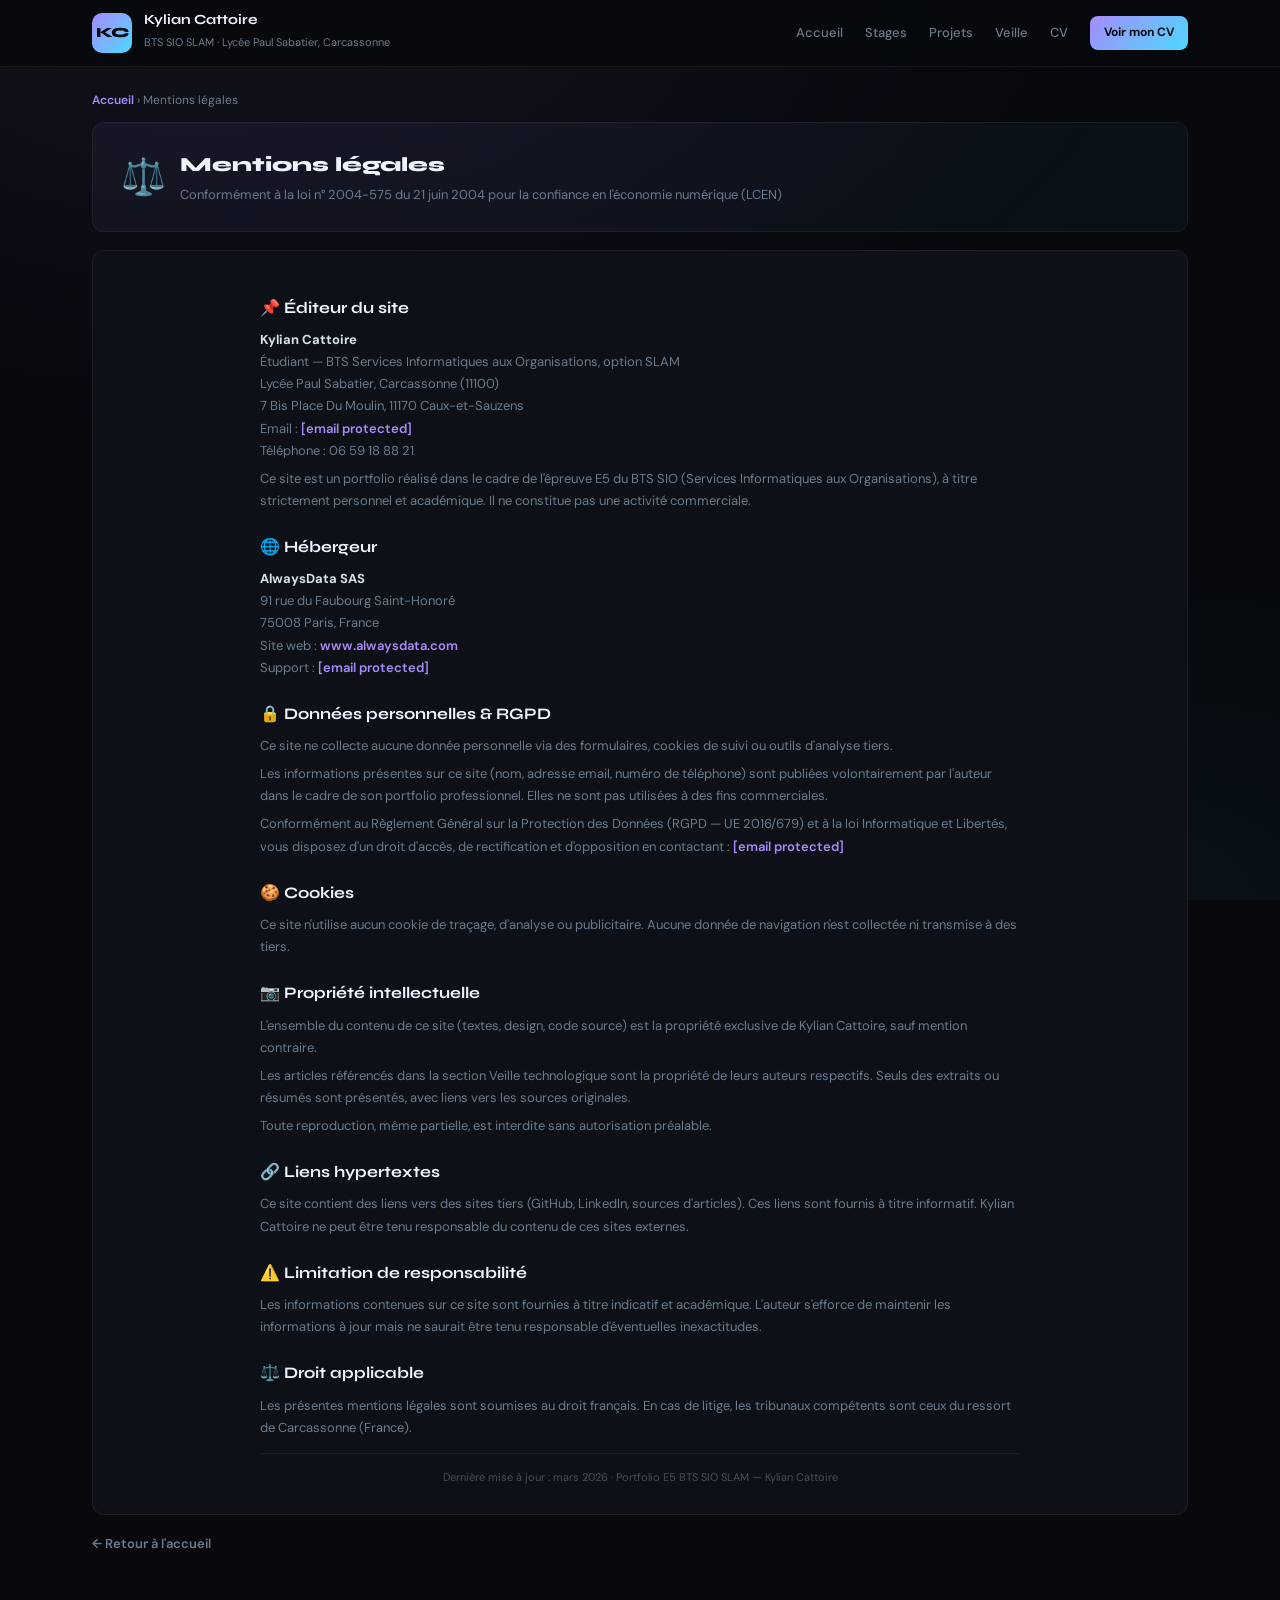
<file: mentions-legales.html>
<!DOCTYPE html>
<html lang="fr">
<head>
<meta charset="utf-8"/>
<meta name="viewport" content="width=device-width, initial-scale=1"/>
<title>Mentions légales — Kylian Cattoire · Portfolio BTS SIO SLAM</title>
<link rel="preconnect" href="https://fonts.googleapis.com"/>
<link rel="preconnect" href="https://fonts.gstatic.com" crossorigin/>
<link href="https://fonts.googleapis.com/css2?family=Syne:wght@400;600;700;800&family=DM+Sans:ital,wght@0,300;0,400;0,500;1,400&display=swap" rel="stylesheet"/>
<link rel="stylesheet" href="style.css"/>
</head>
<body>

<!-- ═══ HEADER ═══ -->
<header>
  <div class="hdr">
    <a class="logo" href="index.html">KC</a>
    <div class="brand-txt">
      <h1>Kylian Cattoire</h1>
      <small>BTS SIO SLAM · Lycée Paul Sabatier, Carcassonne</small>
    </div>
    <nav>
      <a href="index.html">Accueil</a>
      <a href="stages.html">Stages</a>
      <a href="projets.html">Projets</a>
      <a href="veille.html">Veille</a>
      <a href="cv.html">CV</a>
    </nav>
    <a class="cv-btn" href="cv.html">Voir mon CV</a>
  </div>
</header>

<!-- ═══ PAGE ═══ -->
<div class="page full">
  <div>

    <div class="breadcrumb fade-in" style="margin-bottom:12px"><a href="index.html">Accueil</a> › Mentions légales</div>

    <div class="page-banner fade-in">
      <div class="page-banner-icon">⚖️</div>
      <div>
        <h2>Mentions légales</h2>
        <p>Conformément à la loi n° 2004-575 du 21 juin 2004 pour la confiance en l'économie numérique (LCEN)</p>
      </div>
    </div>

    <div class="card fade-in">
      <div class="mentions-body">

        <h2>📌 Éditeur du site</h2>
        <p><strong style="color:var(--text)">Kylian Cattoire</strong><br>
        Étudiant — BTS Services Informatiques aux Organisations, option SLAM<br>
        Lycée Paul Sabatier, Carcassonne (11100)<br>
        7 Bis Place Du Moulin, 11170 Caux-et-Sauzens<br>
        Email : <a href="/cdn-cgi/l/email-protection#64070510100b0d16010f240309050d084a070b09"><span class="__cf_email__" data-cfemail="8deeecf9f9e2e4ffe8e6cdeae0ece4e1a3eee2e0">[email&#160;protected]</span></a><br>
        Téléphone : 06 59 18 88 21</p>

        <p>Ce site est un portfolio réalisé dans le cadre de l'épreuve E5 du BTS SIO (Services Informatiques aux Organisations), à titre strictement personnel et académique. Il ne constitue pas une activité commerciale.</p>

        <h2>🌐 Hébergeur</h2>
        <p><strong style="color:var(--text)">AlwaysData SAS</strong><br>
        91 rue du Faubourg Saint-Honoré<br>
        75008 Paris, France<br>
        Site web : <a href="https://www.alwaysdata.com" target="_blank" rel="noopener">www.alwaysdata.com</a><br>
        Support : <a href="/cdn-cgi/l/email-protection#3d4e484d4d524f497d5c514a5c444e595c495c135e5250"><span class="__cf_email__" data-cfemail="7d0e080d0d120f093d1c110a1c040e191c091c531e1210">[email&#160;protected]</span></a></p>

        <h2>🔒 Données personnelles & RGPD</h2>
        <p>Ce site ne collecte aucune donnée personnelle via des formulaires, cookies de suivi ou outils d'analyse tiers.</p>
        <p>Les informations présentes sur ce site (nom, adresse email, numéro de téléphone) sont publiées volontairement par l'auteur dans le cadre de son portfolio professionnel. Elles ne sont pas utilisées à des fins commerciales.</p>
        <p>Conformément au Règlement Général sur la Protection des Données (RGPD — UE 2016/679) et à la loi Informatique et Libertés, vous disposez d'un droit d'accès, de rectification et d'opposition en contactant : <a href="/cdn-cgi/l/email-protection#c0a3a1b4b4afa9b2a5ab80a7ada1a9aceea3afad"><span class="__cf_email__" data-cfemail="1774766363787e65727c57707a767e7b3974787a">[email&#160;protected]</span></a></p>

        <h2>🍪 Cookies</h2>
        <p>Ce site n'utilise aucun cookie de traçage, d'analyse ou publicitaire. Aucune donnée de navigation n'est collectée ni transmise à des tiers.</p>

        <h2>📷 Propriété intellectuelle</h2>
        <p>L'ensemble du contenu de ce site (textes, design, code source) est la propriété exclusive de Kylian Cattoire, sauf mention contraire.</p>
        <p>Les articles référencés dans la section Veille technologique sont la propriété de leurs auteurs respectifs. Seuls des extraits ou résumés sont présentés, avec liens vers les sources originales.</p>
        <p>Toute reproduction, même partielle, est interdite sans autorisation préalable.</p>

        <h2>🔗 Liens hypertextes</h2>
        <p>Ce site contient des liens vers des sites tiers (GitHub, LinkedIn, sources d'articles). Ces liens sont fournis à titre informatif. Kylian Cattoire ne peut être tenu responsable du contenu de ces sites externes.</p>

        <h2>⚠️ Limitation de responsabilité</h2>
        <p>Les informations contenues sur ce site sont fournies à titre indicatif et académique. L'auteur s'efforce de maintenir les informations à jour mais ne saurait être tenu responsable d'éventuelles inexactitudes.</p>

        <h2>⚖️ Droit applicable</h2>
        <p>Les présentes mentions légales sont soumises au droit français. En cas de litige, les tribunaux compétents sont ceux du ressort de Carcassonne (France).</p>

        <div class="divider"></div>
        <p style="font-size:11px;color:rgba(255,255,255,.25);text-align:center">
          Dernière mise à jour : mars 2026 · Portfolio E5 BTS SIO SLAM — Kylian Cattoire
        </p>

      </div>
    </div>

    <div style="margin-top:4px">
      <a class="section-link" href="index.html" style="color:var(--muted)">← Retour à l'accueil</a>
    </div>

  </div>
</div>

<!-- ═══ FOOTER ═══ -->
<footer>
  <strong s
</file>
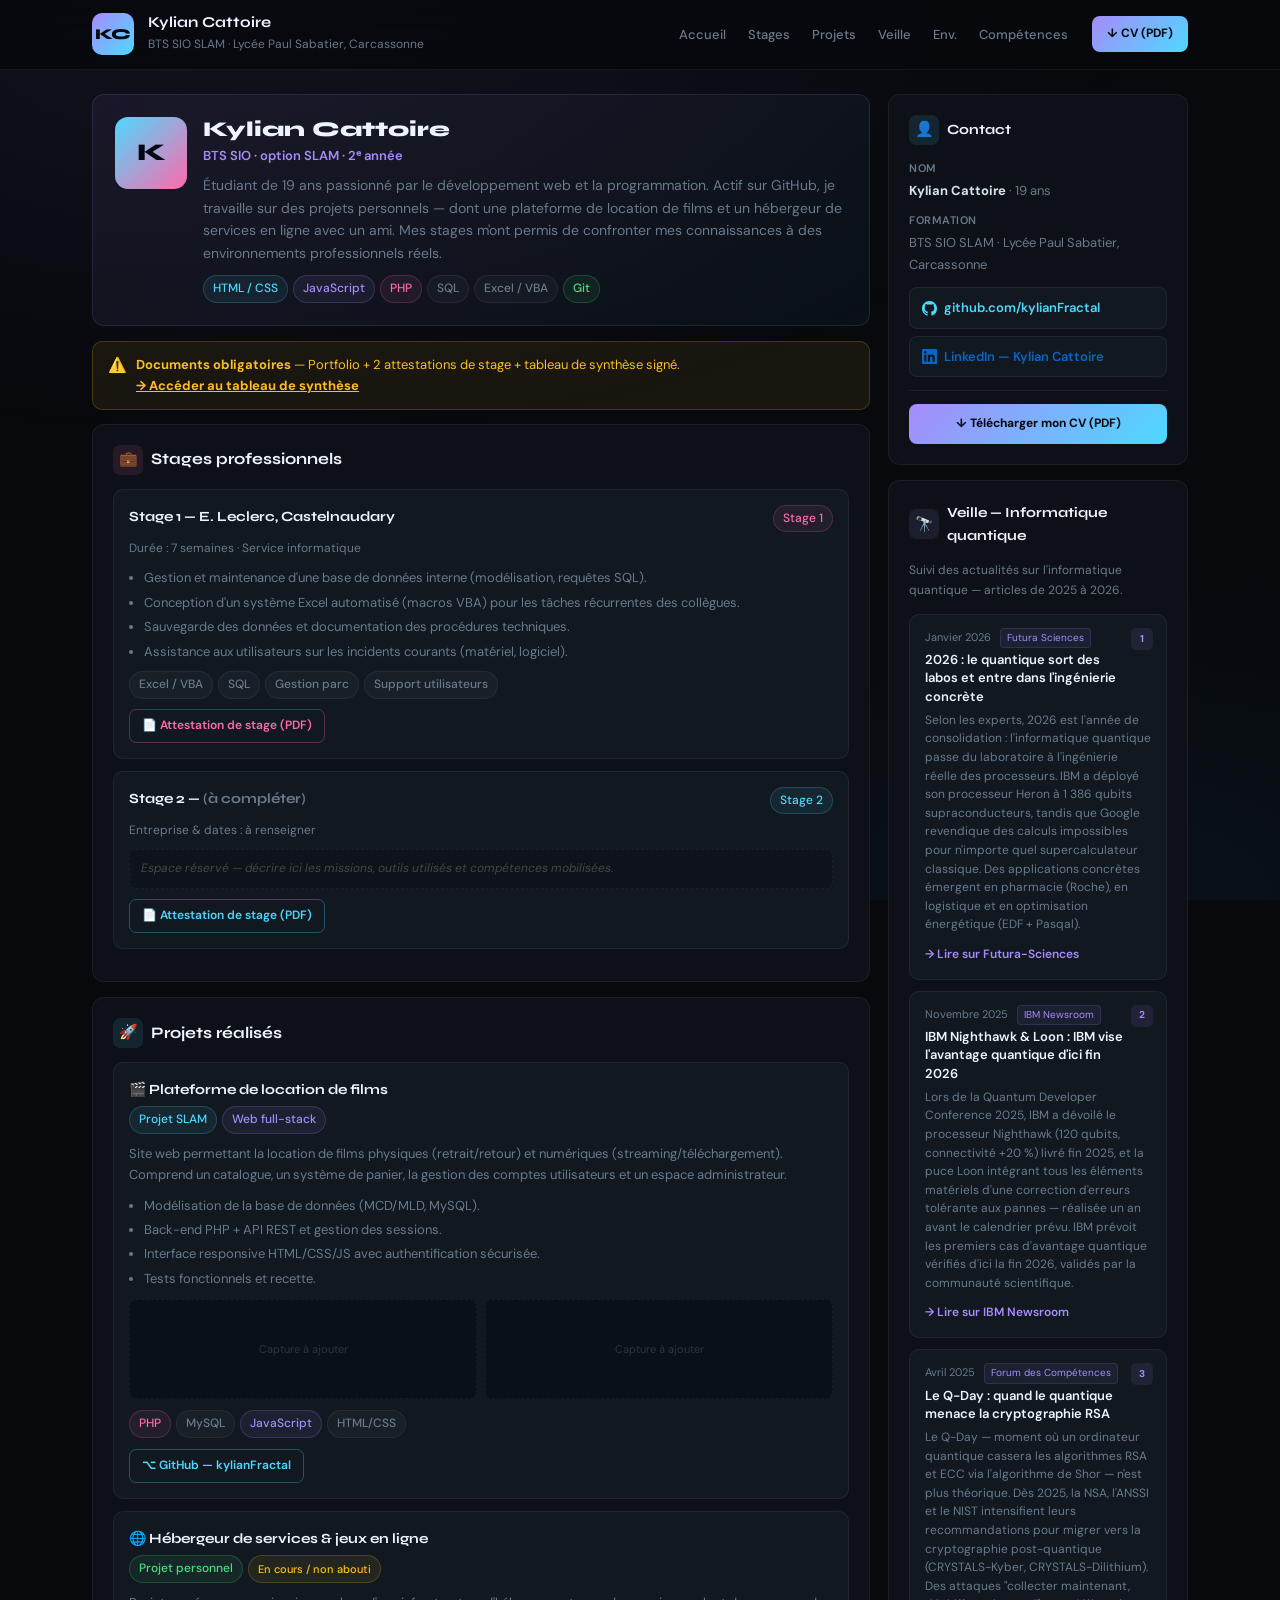
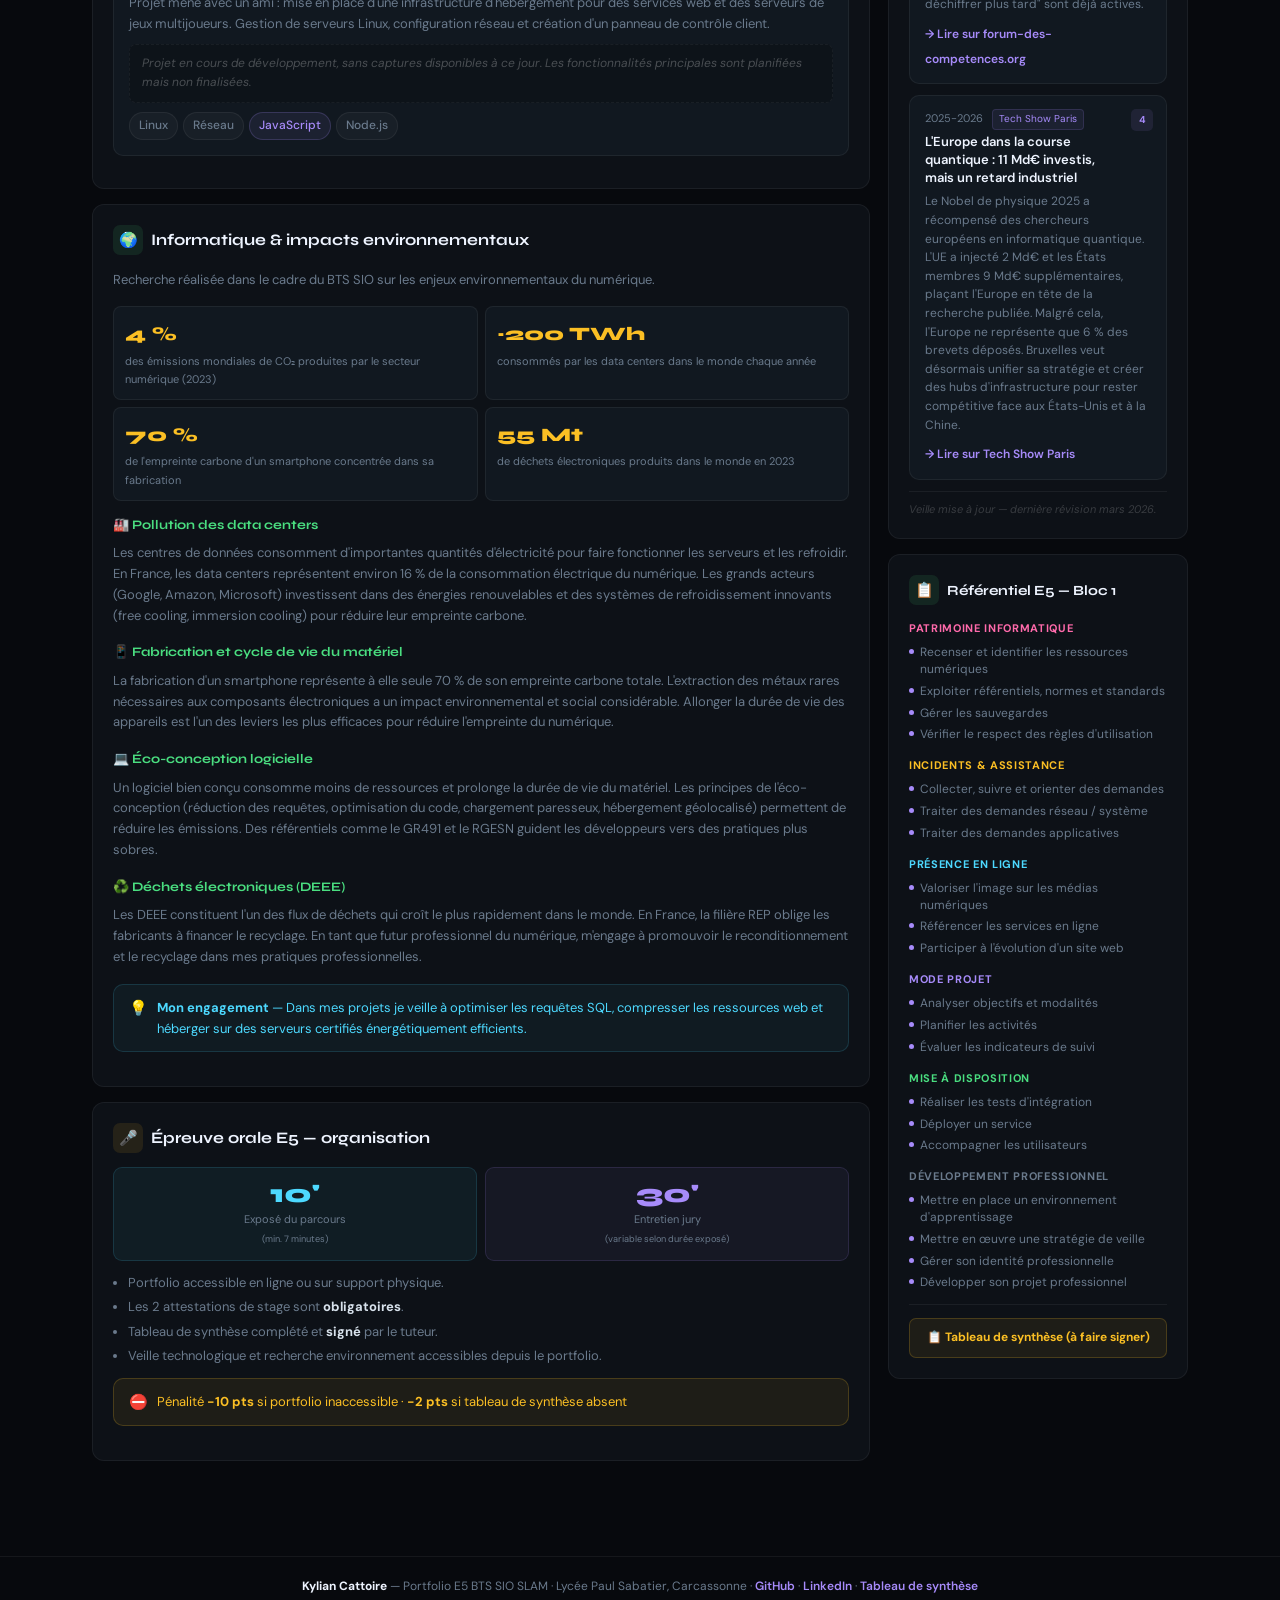
<file: portfolio_e5_v2.html>
<!DOCTYPE html>
<html lang="fr">
<head>
<meta charset="utf-8"/>
<meta name="viewport" content="width=device-width, initial-scale=1"/>
<title>Portfolio E5 — Kylian Cattoire · BTS SIO SLAM</title>
<link rel="preconnect" href="https://fonts.googleapis.com"/>
<link rel="preconnect" href="https://fonts.gstatic.com" crossorigin/>
<link href="https://fonts.googleapis.com/css2?family=Syne:wght@400;600;700;800&family=DM+Sans:ital,wght@0,300;0,400;0,500;1,400&display=swap" rel="stylesheet"/>
<style>
/* ── Variables ── */
:root{
  --bg:#07090d;
  --s1:#0d1117;
  --s2:#111820;
  --border:rgba(255,255,255,0.06);
  --muted:#6a7a8c;
  --text:#d8e2ec;
  --head:#eef4ff;
  --c:#4dd9ff;   /* cyan  */
  --p:#a78bfa;   /* purple*/
  --pk:#ff6aab;  /* pink  */
  --g:#4ade80;   /* green */
  --a:#fbbf24;   /* amber */
  --r:12px;
}

/* ── Reset ── */
*{box-sizing:border-box;margin:0;padding:0}
html{scroll-behavior:smooth}
body{
  font-family:'DM Sans',sans-serif;
  background:var(--bg);
  color:var(--text);
  font-size:15px;
  line-height:1.65;
  -webkit-font-smoothing:antialiased;
  overflow-x:hidden;
}
body::before{
  content:'';position:fixed;inset:0;pointer-events:none;z-index:0;
  background:
    radial-gradient(ellipse 900px 450px at 20% 0%,rgba(167,139,250,.07),transparent),
    radial-gradient(ellipse 700px 350px at 85% 100%,rgba(77,217,255,.05),transparent);
}

/* ── Header ── */
header{
  position:sticky;top:0;z-index:100;
  background:rgba(7,9,13,.88);
  backdrop-filter:blur(16px);
  border-bottom:1px solid var(--border);
}
.hdr{
  max-width:1140px;margin:0 auto;padding:13px 22px;
  display:flex;align-items:center;gap:14px;flex-wrap:wrap;
}
.logo{
  width:42px;height:42px;flex-shrink:0;border-radius:10px;
  background:linear-gradient(135deg,var(--p),var(--c));
  display:grid;place-items:center;
  font-family:'Syne',sans-serif;font-weight:800;color:#04070c;font-size:15px;
}
.brand-txt h1{font-family:'Syne',sans-serif;font-size:15px;font-weight:700;color:var(--head);line-height:1.2}
.brand-txt small{font-size:12px;color:var(--muted)}
nav{display:flex;gap:2px;flex-wrap:wrap;margin-left:auto}
nav a{
  padding:6px 10px;border-radius:7px;
  color:var(--muted);text-decoration:none;font-size:13px;font-weight:500;
  transition:color .14s,background .14s;
}
nav a:hover{color:var(--head);background:rgba(255,255,255,.04)}
.cv-btn{
  padding:8px 15px;border-radius:8px;flex-shrink:0;
  background:linear-gradient(135deg,var(--p),var(--c));
  color:#04070c;font-weight:700;font-size:12px;text-decoration:none;
  transition:opacity .14s;white-space:nowrap;
}
.cv-btn:hover{opacity:.85}

/* ── Page grid ── */
.page{
  max-width:1140px;margin:0 auto;
  display:grid;grid-template-columns:1fr 300px;gap:18px;
  padding:24px 22px 80px;
  position:relative;z-index:1;
}
@media(max-width:880px){.page{grid-template-columns:1fr}}

/* ── Cards ── */
.card{
  background:var(--s1);
  border:1px solid var(--border);
  border-radius:var(--r);
  padding:20px;
  margin-bottom:15px;
}
.ctitle{
  font-family:'Syne',sans-serif;font-size:16px;font-weight:700;
  color:var(--head);margin-bottom:14px;
  display:flex;align-items:center;gap:8px;
}
.cicon{
  width:30px;height:30px;border-radius:7px;flex-shrink:0;
  display:grid;place-items:center;font-size:15px;
}

/* ── Hero ── */
.hero{
  background:linear-gradient(135deg,rgba(167,139,250,.07),rgba(77,217,255,.04));
  border:1px solid rgba(167,139,250,.14);
  border-radius:var(--r);
  padding:22px;margin-bottom:15px;
}
.hero-inner{display:flex;gap:16px;align-items:flex-start}
.ava{
  width:72px;height:72px;flex-shrink:0;border-radius:13px;
  background:linear-gradient(135deg,var(--c),var(--pk));
  display:grid;place-items:center;
  font-family:'Syne',sans-serif;font-weight:800;font-size:24px;color:#030912;
}

.hero-name{font-family:'Syne',sans-serif;font-size:21px;font-weight:800;color:var(--head);line-height:1.2}
.hero-sub{font-size:13px;color:var(--p);font-weight:600;margin:3px 0 8px}
.hero-desc{font-size:14px;color:var(--muted);line-height:1.6}
.chips{margin-top:11px;display:flex;flex-wrap:wrap;gap:5px}

/* ── Chips ── */
.chip{
  display:inline-flex;align-items:center;
  padding:3px 9px;border-radius:99px;font-size:12px;font-weight:500;
  background:rgba(255,255,255,.03);border:1px solid rgba(255,255,255,.06);color:var(--muted);
}
.chip.c{background:rgba(77,217,255,.08);border-color:rgba(77,217,255,.2);color:var(--c)}
.chip.p{background:rgba(167,139,250,.08);border-color:rgba(167,139,250,.2);color:var(--p)}
.chip.pk{background:rgba(255,106,171,.08);border-color:rgba(255,106,171,.2);color:var(--pk)}
.chip.g{background:rgba(74,222,128,.08);border-color:rgba(74,222,128,.2);color:var(--g)}
.chip.a{background:rgba(251,191,36,.08);border-color:rgba(251,191,36,.2);color:var(--a)}

/* ── Alert ── */
.alert{
  border-radius:10px;padding:12px 15px;font-size:13px;
  display:flex;gap:9px;align-items:flex-start;margin-bottom:14px;
}
.alert.warn{background:rgba(251,191,36,.07);border:1px solid rgba(251,191,36,.2);color:var(--a)}
.alert.info{background:rgba(77,217,255,.05);border:1px solid rgba(77,217,255,.15);color:var(--c)}
.alert-ico{font-size:15px;flex-shrink:0;line-height:1.5}
.alert a{color:inherit;font-weight:700}

/* ── Stage block ── */
.stage{
  background:var(--s2);border:1px solid var(--border);
  border-radius:10px;padding:15px;margin-bottom:12px;
}
.stage-head{display:flex;justify-content:space-between;align-items:flex-start;gap:8px;flex-wrap:wrap;margin-bottom:7px}
.stage-title{font-family:'Syne',sans-serif;font-size:14px;font-weight:700;color:var(--head)}
.stage-meta{font-size:12px;color:var(--muted);margin-bottom:8px}
ul.tl{padding-left:15px;font-size:13px;color:var(--muted)}
ul.tl li{margin-bottom:3px}
.dl{
  display:inline-flex;align-items:center;gap:5px;
  padding:6px 12px;border-radius:7px;margin-top:10px;
  font-size:12px;font-weight:600;text-decoration:none;border:1px solid;
  transition:opacity .14s;
}
.dl:hover{opacity:.7}
.dl.pk{color:var(--pk);border-color:rgba(255,106,171,.3)}
.dl.c{color:var(--c);border-color:rgba(77,217,255,.3)}

/* ── Project block ── */
.proj{
  background:var(--s2);border:1px solid var(--border);
  border-radius:10px;padding:15px;margin-bottom:12px;
}
.proj-title{font-family:'Syne',sans-serif;font-size:14px;font-weight:700;color:var(--head);margin-bottom:5px}
.screens{display:grid;grid-template-columns:1fr 1fr;gap:8px;margin:10px 0}
.screen-ph{
  height:100px;border-radius:7px;
  background:#08111a;border:1px dashed rgba(255,255,255,.05);
  display:grid;place-items:center;font-size:11px;color:rgba(255,255,255,.15);
}
.gh{
  display:inline-flex;align-items:center;gap:5px;
  padding:6px 12px;border-radius:7px;
  font-size:12px;font-weight:600;text-decoration:none;
  color:var(--c);border:1px solid rgba(77,217,255,.3);
  transition:opacity .14s;
}
.gh:hover{opacity:.7}
.unfinished{
  font-size:12px;font-style:italic;color:rgba(255,255,255,.25);
  background:rgba(0,0,0,.2);border:1px dashed rgba(255,255,255,.05);
  border-radius:7px;padding:9px 12px;margin-top:8px;
}

/* ── Veille ── */
.vi{
  background:var(--s2);border:1px solid var(--border);
  border-radius:10px;padding:13px 15px;margin-bottom:11px;
  position:relative;
}
.vi-num{
  position:absolute;top:13px;right:13px;
  width:22px;height:22px;border-radius:5px;
  background:rgba(167,139,250,.1);
  display:grid;place-items:center;
  font-size:10px;font-weight:700;color:var(--p);
}
.vi-date{font-size:11px;color:var(--muted);margin-bottom:3px}
.vi-src{
  display:inline-block;font-size:10px;
  background:rgba(167,139,250,.08);border:1px solid rgba(167,139,250,.15);
  color:var(--p);padding:1px 6px;border-radius:4px;margin-left:6px;
}
.vi-title{font-weight:600;color:var(--head);font-size:13px;margin-bottom:5px;padding-right:28px;line-height:1.4}
.vi-txt{font-size:12px;color:var(--muted);line-height:1.55;margin-bottom:7px}
.vi-link{font-size:12px;font-weight:600;color:var(--p);text-decoration:none}
.vi-link:hover{text-decoration:underline}

/* ── Env ── */
.env-sec{margin-bottom:16px}
.env-h{
  font-family:'Syne',sans-serif;font-size:13px;font-weight:700;
  color:var(--g);margin-bottom:7px;display:flex;align-items:center;gap:5px;
}
.env-sec p{font-size:13px;color:var(--muted);line-height:1.6}
.stat-grid{display:grid;grid-template-columns:1fr 1fr;gap:7px;margin:10px 0}
.stat{background:var(--s2);border:1px solid var(--border);border-radius:8px;padding:11px}
.stat .n{font-family:'Syne',sans-serif;font-size:19px;font-weight:800;color:var(--a)}
.stat .l{font-size:11px;color:var(--muted);margin-top:2px}

/* ── Oral ── */
.phases{display:grid;grid-template-columns:1fr 1fr;gap:8px;margin:11px 0}
.ph{border-radius:9px;padding:13px;text-align:center}
.ph1{background:rgba(77,217,255,.06);border:1px solid rgba(77,217,255,.14)}
.ph2{background:rgba(167,139,250,.06);border:1px solid rgba(167,139,250,.14)}
.ph .mn{font-family:'Syne',sans-serif;font-size:26px;font-weight:800;line-height:1}
.ph1 .mn{color:var(--c)}
.ph2 .mn{color:var(--p)}
.ph .lb{font-size:11px;color:var(--muted);margin-top:3px}

/* ── Sidebar ── */
.sb-contact p{font-size:13px;color:var(--muted);margin-bottom:3px}
.sb-contact strong{color:var(--text)}
.divider{height:1px;background:var(--border);margin:13px 0}
.net-link{
  display:flex;align-items:center;gap:7px;
  padding:9px 12px;border-radius:8px;
  text-decoration:none;font-size:13px;font-weight:600;
  background:var(--s2);border:1px solid var(--border);
  transition:border-color .14s,color .14s;margin-bottom:7px;
}
.net-link:hover{border-color:rgba(255,255,255,.12);color:var(--head)}
.net-link.gh-net{color:var(--c)}
.net-link.li-net{color:#0a66c2}

/* ── Competences sidebar ── */
.cg{margin-bottom:13px}
.cg-title{font-size:11px;font-weight:700;text-transform:uppercase;letter-spacing:.06em;color:var(--muted);margin-bottom:7px}
.ci{
  display:flex;align-items:flex-start;gap:6px;
  font-size:12px;color:var(--muted);margin-bottom:5px;line-height:1.4;
}
.ci::before{content:'';width:5px;height:5px;border-radius:50%;flex-shrink:0;margin-top:5px;background:var(--p)}

/* ── Footer ── */
footer{
  border-top:1px solid var(--border);
  text-align:center;padding:20px;
  font-size:12px;color:var(--muted);
  position:relative;z-index:1;
}
footer a{color:var(--p);text-decoration:none;font-weight:600}

/* ── Misc ── */
.label{font-size:11px;color:var(--muted);font-weight:600;text-transform:uppercase;letter-spacing:.05em;margin-bottom:3px}
.note{font-size:12px;font-style:italic;color:rgba(255,255,255,.22);padding:9px 11px;border-radius:7px;border:1px dashed rgba(255,255,255,.05);background:rgba(0,0,0,.2)}
</style>
</head>
<body>

<!-- ═══════════════════════════ HEADER ═══════════════════════════ -->
<header>
  <div class="hdr">
    <div class="logo">KC</div>
    <div class="brand-txt">
      <h1>Kylian Cattoire</h1>
      <small>BTS SIO SLAM · Lycée Paul Sabatier, Carcassonne</small>
    </div>
    <nav>
      <a href="#accueil">Accueil</a>
      <a href="#stages">Stages</a>
      <a href="#projets">Projets</a>
      <a href="#veille">Veille</a>
      <a href="#env">Env.</a>
      <a href="#competences">Compétences</a>
    </nav>
    <a class="cv-btn" href="#" title="Télécharger le CV PDF">↓ CV (PDF)</a>
  </div>
</header>

<!-- ═══════════════════════════ PAGE ═══════════════════════════ -->
<div class="page">

  <!-- ══════ COLONNE GAUCHE ══════ -->
  <div>

    <!-- Hero -->
    <section id="accueil" class="hero">
      <div class="hero-inner">
        <div class="ava">K</div>
        <div style="min-width:0">
          <div class="hero-name">Kylian Cattoire</div>
          <div class="hero-sub">BTS SIO · option SLAM · 2ᵉ année</div>
          <div class="hero-desc">
            Étudiant de 19 ans passionné par le développement web et la programmation.
            Actif sur GitHub, je travaille sur des projets personnels — dont une plateforme
            de location de films et un hébergeur de services en ligne avec un ami.
            Mes stages m'ont permis de confronter mes connaissances à des environnements professionnels réels.
          </div>
          <div class="chips">
            <span class="chip c">HTML / CSS</span>
            <span class="chip p">JavaScript</span>
            <span class="chip pk">PHP</span>
            <span class="chip">SQL</span>
            <span class="chip">Excel / VBA</span>
            <span class="chip g">Git</span>
          </div>
        </div>
      </div>
    </section>

    <!-- Alerte obligatoire -->
    <div class="alert warn">
      <span class="alert-ico">⚠️</span>
      <div>
        <strong>Documents obligatoires</strong> — Portfolio + 2 attestations de stage + tableau de synthèse signé.<br/>
        <a href="https://www.inion-web.fr/?p=4702" target="_blank">→ Accéder au tableau de synthèse</a>
      </div>
    </div>

    <!-- ── STAGES ── -->
    <section id="stages" class="card">
      <div class="ctitle">
        <div class="cicon" style="background:rgba(255,106,171,.1)">💼</div>
        Stages professionnels
      </div>

      <!-- Stage 1 -->
      <div class="stage">
        <div class="stage-head">
          <div>
            <div class="stage-title">Stage 1 — E. Leclerc, Castelnaudary</div>
          </div>
          <span class="chip pk">Stage 1</span>
        </div>
        <div class="stage-meta">Durée : 7 semaines · Service informatique</div>
        <ul class="tl">
          <li>Gestion et maintenance d'une base de données interne (modélisation, requêtes SQL).</li>
          <li>Conception d'un système Excel automatisé (macros VBA) pour les tâches récurrentes des collègues.</li>
          <li>Sauvegarde des données et documentation des procédures techniques.</li>
          <li>Assistance aux utilisateurs sur les incidents courants (matériel, logiciel).</li>
        </ul>
        <div class="chips" style="margin-top:9px">
          <span class="chip">Excel / VBA</span>
          <span class="chip">SQL</span>
          <span class="chip">Gestion parc</span>
          <span class="chip">Support utilisateurs</span>
        </div>
        <a class="dl pk" href="#" title="Attestation Stage 1 — PDF à ajouter">📄 Attestation de stage (PDF)</a>
      </div>

      <!-- Stage 2 -->
      <div class="stage">
        <div class="stage-head">
          <div>
            <div class="stage-title">Stage 2 — <em style="color:var(--muted);font-style:normal">(à compléter)</em></div>
          </div>
          <span class="chip c">Stage 2</span>
        </div>
        <div class="stage-meta">Entreprise & dates : à renseigner</div>
        <div class="note">Espace réservé — décrire ici les missions, outils utilisés et compétences mobilisées.</div>
        <a class="dl c" href="#" title="Attestation Stage 2">📄 Attestation de stage (PDF)</a>
      </div>
    </section>

    <!-- ── PROJETS ── -->
    <section id="projets" class="card">
      <div class="ctitle">
        <div class="cicon" style="background:rgba(77,217,255,.1)">🚀</div>
        Projets réalisés
      </div>

      <!-- Projet 1 -->
      <div class="proj">
        <div class="proj-title">🎬 Plateforme de location de films</div>
        <div class="chips" style="margin:5px 0 9px">
          <span class="chip c">Projet SLAM</span>
          <span class="chip p">Web full-stack</span>
        </div>
        <p style="font-size:13px;color:var(--muted);margin-bottom:9px">
          Site web permettant la location de films physiques (retrait/retour) et numériques (streaming/téléchargement).
          Comprend un catalogue, un système de panier, la gestion des comptes utilisateurs et un espace administrateur.
        </p>
        <ul class="tl">
          <li>Modélisation de la base de données (MCD/MLD, MySQL).</li>
          <li>Back-end PHP + API REST et gestion des sessions.</li>
          <li>Interface responsive HTML/CSS/JS avec authentification sécurisée.</li>
          <li>Tests fonctionnels et recette.</li>
        </ul>
        <div class="screens">
          <div class="screen-ph">Capture à ajouter</div>
          <div class="screen-ph">Capture à ajouter</div>
        </div>
        <div class="chips">
          <span class="chip pk">PHP</span>
          <span class="chip">MySQL</span>
          <span class="chip p">JavaScript</span>
          <span class="chip">HTML/CSS</span>
        </div>
        <a class="gh" href="https://github.com/kylianFractal" target="_blank" style="margin-top:11px">⌥ GitHub — kylianFractal</a>
      </div>

      <!-- Projet 2 (non abouti) -->
      <div class="proj">
        <div class="proj-title">🌐 Hébergeur de services & jeux en ligne</div>
        <div class="chips" style="margin:5px 0 9px">
          <span class="chip g">Projet personnel</span>
          <span class="chip a" style="font-size:11px">En cours / non abouti</span>
        </div>
        <p style="font-size:13px;color:var(--muted)">
          Projet mené avec un ami : mise en place d'une infrastructure d'hébergement pour des services web
          et des serveurs de jeux multijoueurs. Gestion de serveurs Linux, configuration réseau et création
          d'un panneau de contrôle client.
        </p>
        <div class="unfinished" style="margin-top:9px">
          Projet en cours de développement, sans captures disponibles à ce jour.
          Les fonctionnalités principales sont planifiées mais non finalisées.
        </div>
        <div class="chips" style="margin-top:9px">
          <span class="chip">Linux</span>
          <span class="chip">Réseau</span>
          <span class="chip p">JavaScript</span>
          <span class="chip">Node.js</span>
        </div>
      </div>
    </section>

    <!-- ── ENV ── -->
    <section id="env" class="card">
      <div class="ctitle">
        <div class="cicon" style="background:rgba(74,222,128,.1)">🌍</div>
        Informatique &amp; impacts environnementaux
      </div>
      <p style="font-size:13px;color:var(--muted);margin-bottom:16px">
        Recherche réalisée dans le cadre du BTS SIO sur les enjeux environnementaux du numérique.
      </p>

      <div class="stat-grid">
        <div class="stat"><div class="n">4 %</div><div class="l">des émissions mondiales de CO₂ produites par le secteur numérique (2023)</div></div>
        <div class="stat"><div class="n">~200 TWh</div><div class="l">consommés par les data centers dans le monde chaque année</div></div>
        <div class="stat"><div class="n">70 %</div><div class="l">de l'empreinte carbone d'un smartphone concentrée dans sa fabrication</div></div>
        <div class="stat"><div class="n">55 Mt</div><div class="l">de déchets électroniques produits dans le monde en 2023</div></div>
      </div>

      <div class="env-sec" style="margin-top:14px">
        <div class="env-h">🏭 Pollution des data centers</div>
        <p>Les centres de données consomment d'importantes quantités d'électricité pour faire fonctionner les serveurs et les refroidir. En France, les data centers représentent environ 16 % de la consommation électrique du numérique. Les grands acteurs (Google, Amazon, Microsoft) investissent dans des énergies renouvelables et des systèmes de refroidissement innovants (free cooling, immersion cooling) pour réduire leur empreinte carbone.</p>
      </div>
      <div class="env-sec">
        <div class="env-h">📱 Fabrication et cycle de vie du matériel</div>
        <p>La fabrication d'un smartphone représente à elle seule 70 % de son empreinte carbone totale. L'extraction des métaux rares nécessaires aux composants électroniques a un impact environnemental et social considérable. Allonger la durée de vie des appareils est l'un des leviers les plus efficaces pour réduire l'empreinte du numérique.</p>
      </div>
      <div class="env-sec">
        <div class="env-h">💻 Éco-conception logicielle</div>
        <p>Un logiciel bien conçu consomme moins de ressources et prolonge la durée de vie du matériel. Les principes de l'éco-conception (réduction des requêtes, optimisation du code, chargement paresseux, hébergement géolocalisé) permettent de réduire les émissions. Des référentiels comme le GR491 et le RGESN guident les développeurs vers des pratiques plus sobres.</p>
      </div>
      <div class="env-sec">
        <div class="env-h">♻️ Déchets électroniques (DEEE)</div>
        <p>Les DEEE constituent l'un des flux de déchets qui croît le plus rapidement dans le monde. En France, la filière REP oblige les fabricants à financer le recyclage. En tant que futur professionnel du numérique, m'engage à promouvoir le reconditionnement et le recyclage dans mes pratiques professionnelles.</p>
      </div>
      <div class="alert info" style="margin-top:4px">
        <span class="alert-ico">💡</span>
        <div><strong>Mon engagement</strong> — Dans mes projets je veille à optimiser les requêtes SQL, compresser les ressources web et héberger sur des serveurs certifiés énergétiquement efficients.</div>
      </div>
    </section>

    <!-- ── ORAL ── -->
    <section class="card">
      <div class="ctitle">
        <div class="cicon" style="background:rgba(251,191,36,.1)">🎤</div>
        Épreuve orale E5 — organisation
      </div>
      <div class="phases">
        <div class="ph ph1">
          <div class="mn">10'</div>
          <div class="lb">Exposé du parcours<br/><small>(min. 7 minutes)</small></div>
        </div>
        <div class="ph ph2">
          <div class="mn">30'</div>
          <div class="lb">Entretien jury<br/><small>(variable selon durée exposé)</small></div>
        </div>
      </div>
      <ul class="tl" style="margin-top:6px">
        <li>Portfolio accessible en ligne ou sur support physique.</li>
        <li>Les 2 attestations de stage sont <strong style="color:var(--text)">obligatoires</strong>.</li>
        <li>Tableau de synthèse complété et <strong style="color:var(--text)">signé</strong> par le tuteur.</li>
        <li>Veille technologique et recherche environnement accessibles depuis le portfolio.</li>
      </ul>
      <div class="alert warn" style="margin-top:11px">
        <span class="alert-ico">⛔</span>
        <div>Pénalité <strong>−10 pts</strong> si portfolio inaccessible · <strong>−2 pts</strong> si tableau de synthèse absent</div>
      </div>
    </section>

  </div>

  <!-- ══════ COLONNE DROITE (SIDEBAR) ══════ -->
  <aside>

    <!-- Contact -->
    <div class="card sb-contact">
      <div class="ctitle" style="font-size:14px">
        <div class="cicon" style="background:rgba(77,217,255,.1)">👤</div>
        Contact
      </div>
      <div class="label">Nom</div>
      <p style="margin-bottom:10px"><strong>Kylian Cattoire</strong> · 19 ans</p>
      <div class="label">Formation</div>
      <p style="margin-bottom:12px">BTS SIO SLAM · Lycée Paul Sabatier, Carcassonne</p>

      <a class="net-link gh-net" href="https://github.com/kylianFractal" target="_blank">
        <svg width="15" height="15" viewBox="0 0 16 16" fill="currentColor"><path d="M8 0C3.58 0 0 3.58 0 8c0 3.54 2.29 6.53 5.47 7.59.4.07.55-.17.55-.38 0-.19-.01-.82-.01-1.49-2.01.37-2.53-.49-2.69-.94-.09-.23-.48-.94-.82-1.13-.28-.15-.68-.52-.01-.53.63-.01 1.08.58 1.23.82.72 1.21 1.87.87 2.33.66.07-.52.28-.87.51-1.07-1.78-.2-3.64-.89-3.64-3.95 0-.87.31-1.59.82-2.15-.08-.2-.36-1.02.08-2.12 0 0 .67-.21 2.2.82.64-.18 1.32-.27 2-.27.68 0 1.36.09 2 .27 1.53-1.04 2.2-.82 2.2-.82.44 1.1.16 1.92.08 2.12.51.56.82 1.27.82 2.15 0 3.07-1.87 3.75-3.65 3.95.29.25.54.73.54 1.48 0 1.07-.01 1.93-.01 2.2 0 .21.15.46.55.38A8.013 8.013 0 0016 8c0-4.42-3.58-8-8-8z"/></svg>
        github.com/kylianFractal
      </a>
      <a class="net-link li-net" href="https://www.linkedin.com/in/kylian-cattoire-a55704326/" target="_blank">
        <svg width="15" height="15" viewBox="0 0 24 24" fill="currentColor"><path d="M20.447 20.452h-3.554v-5.569c0-1.328-.027-3.037-1.852-3.037-1.853 0-2.136 1.445-2.136 2.939v5.667H9.351V9h3.414v1.561h.046c.477-.9 1.637-1.85 3.37-1.85 3.601 0 4.267 2.37 4.267 5.455v6.286zM5.337 7.433c-1.144 0-2.063-.926-2.063-2.065 0-1.138.92-2.063 2.063-2.063 1.14 0 2.064.925 2.064 2.063 0 1.139-.925 2.065-2.064 2.065zm1.782 13.019H3.555V9h3.564v11.452zM22.225 0H1.771C.792 0 0 .774 0 1.729v20.542C0 23.227.792 24 1.771 24h20.451C23.2 24 24 23.227 24 22.271V1.729C24 .774 23.2 0 22.222 0h.003z"/></svg>
        LinkedIn — Kylian Cattoire
      </a>

      <div class="divider"></div>
      <a class="cv-btn" href="#" style="display:block;text-align:center;padding:10px">↓ Télécharger mon CV (PDF)</a>
    </div>

    <!-- Veille quantique -->
    <div class="card" id="veille">
      <div class="ctitle" style="font-size:14px">
        <div class="cicon" style="background:rgba(167,139,250,.1)">🔭</div>
        Veille — Informatique quantique
      </div>
      <p style="font-size:12px;color:var(--muted);margin-bottom:13px">
        Suivi des actualités sur l'informatique quantique — articles de 2025 à 2026.
      </p>

      <!-- Article 1 — janvier 2026 -->
      <div class="vi">
        <div class="vi-num">1</div>
        <div class="vi-date">Janvier 2026 <span class="vi-src">Futura Sciences</span></div>
        <div class="vi-title">2026 : le quantique sort des labos et entre dans l'ingénierie concrète</div>
        <div class="vi-txt">
          Selon les experts, 2026 est l'année de consolidation : l'informatique quantique passe du laboratoire à l'ingénierie réelle des processeurs. IBM a déployé son processeur Heron à 1 386 qubits supraconducteurs, tandis que Google revendique des calculs impossibles pour n'importe quel supercalculateur classique. Des applications concrètes émergent en pharmacie (Roche), en logistique et en optimisation énergétique (EDF + Pasqal).
        </div>
        <a class="vi-link" href="https://www.futura-sciences.com/tech/actualites/ordinateur-quantique-informatique-quantique-sort-laboratoire-ce-2026-va-reellement-apporter-129974/" target="_blank">→ Lire sur Futura-Sciences</a>
      </div>

      <!-- Article 2 — novembre 2025 IBM -->
      <div class="vi">
        <div class="vi-num">2</div>
        <div class="vi-date">Novembre 2025 <span class="vi-src">IBM Newsroom</span></div>
        <div class="vi-title">IBM Nighthawk & Loon : IBM vise l'avantage quantique d'ici fin 2026</div>
        <div class="vi-txt">
          Lors de la Quantum Developer Conference 2025, IBM a dévoilé le processeur Nighthawk (120 qubits, connectivité +20 %) livré fin 2025, et la puce Loon intégrant tous les éléments matériels d'une correction d'erreurs tolérante aux pannes — réalisée un an avant le calendrier prévu. IBM prévoit les premiers cas d'avantage quantique vérifiés d'ici la fin 2026, validés par la communauté scientifique.
        </div>
        <a class="vi-link" href="https://fr.newsroom.ibm.com/IBM-d-voile-de-nouveaux-processeurs-quantiques,-logiciels-et-algorithmes-r-volutionnaires-qui-ouvrent-la-voie-lavantage-quantique-et-des-syst-mes-tol-rants-aux-erreurs" target="_blank">→ Lire sur IBM Newsroom</a>
      </div>

      <!-- Article 3 — 2025 cryptographie -->
      <div class="vi">
        <div class="vi-num">3</div>
        <div class="vi-date">Avril 2025 <span class="vi-src">Forum des Compétences</span></div>
        <div class="vi-title">Le Q-Day : quand le quantique menace la cryptographie RSA</div>
        <div class="vi-txt">
          Le Q-Day — moment où un ordinateur quantique cassera les algorithmes RSA et ECC via l'algorithme de Shor — n'est plus théorique. Dès 2025, la NSA, l'ANSSI et le NIST intensifient leurs recommandations pour migrer vers la cryptographie post-quantique (CRYSTALS-Kyber, CRYSTALS-Dilithium). Des attaques "collecter maintenant, déchiffrer plus tard" sont déjà actives.
        </div>
        <a class="vi-link" href="https://www.forum-des-competences.org/quantique-2025/" target="_blank">→ Lire sur forum-des-competences.org</a>
      </div>

      <!-- Article 4 — Europe Nobel 2025 -->
      <div class="vi">
        <div class="vi-num">4</div>
        <div class="vi-date">2025-2026 <span class="vi-src">Tech Show Paris</span></div>
        <div class="vi-title">L'Europe dans la course quantique : 11 Md€ investis, mais un retard industriel</div>
        <div class="vi-txt">
          Le Nobel de physique 2025 a récompensé des chercheurs européens en informatique quantique. L'UE a injecté 2 Md€ et les États membres 9 Md€ supplémentaires, plaçant l'Europe en tête de la recherche publiée. Malgré cela, l'Europe ne représente que 6 % des brevets déposés. Bruxelles veut désormais unifier sa stratégie et créer des hubs d'infrastructure pour rester compétitive face aux États-Unis et à la Chine.
        </div>
        <a class="vi-link" href="https://www.techshowparis.fr/actualites-tech-show-paris/comment-leurope-veut-changer-dechelle-dans-le-quantique" target="_blank">→ Lire sur Tech Show Paris</a>
      </div>

      <p style="font-size:11px;color:rgba(255,255,255,.18);font-style:italic;margin-top:5px;padding-top:8px;border-top:1px solid var(--border)">Veille mise à jour — dernière révision mars 2026.</p>
    </div>

    <!-- Compétences référentiel -->
    <div class="card" id="competences">
      <div class="ctitle" style="font-size:14px">
        <div class="cicon" style="background:rgba(74,222,128,.1)">📋</div>
        Référentiel E5 — Bloc 1
      </div>

      <div class="cg">
        <div class="cg-title" style="color:var(--pk)">Patrimoine informatique</div>
        <div class="ci">Recenser et identifier les ressources numériques</div>
        <div class="ci">Exploiter référentiels, normes et standards</div>
        <div class="ci">Gérer les sauvegardes</div>
        <div class="ci">Vérifier le respect des règles d'utilisation</div>
      </div>
      <div class="cg">
        <div class="cg-title" style="color:var(--a)">Incidents &amp; assistance</div>
        <div class="ci">Collecter, suivre et orienter des demandes</div>
        <div class="ci">Traiter des demandes réseau / système</div>
        <div class="ci">Traiter des demandes applicatives</div>
      </div>
      <div class="cg">
        <div class="cg-title" style="color:var(--c)">Présence en ligne</div>
        <div class="ci">Valoriser l'image sur les médias numériques</div>
        <div class="ci">Référencer les services en ligne</div>
        <div class="ci">Participer à l'évolution d'un site web</div>
      </div>
      <div class="cg">
        <div class="cg-title" style="color:var(--p)">Mode projet</div>
        <div class="ci">Analyser objectifs et modalités</div>
        <div class="ci">Planifier les activités</div>
        <div class="ci">Évaluer les indicateurs de suivi</div>
      </div>
      <div class="cg">
        <div class="cg-title" style="color:var(--g)">Mise à disposition</div>
        <div class="ci">Réaliser les tests d'intégration</div>
        <div class="ci">Déployer un service</div>
        <div class="ci">Accompagner les utilisateurs</div>
      </div>
      <div class="cg" style="margin-bottom:0">
        <div class="cg-title">Développement professionnel</div>
        <div class="ci">Mettre en place un environnement d'apprentissage</div>
        <div class="ci">Mettre en œuvre une stratégie de veille</div>
        <div class="ci">Gérer son identité professionnelle</div>
        <div class="ci">Développer son projet professionnel</div>
      </div>

      <div class="divider"></div>
      <a href="https://www.inion-web.fr/?p=4702" target="_blank"
         style="display:block;text-align:center;padding:9px;border-radius:7px;background:rgba(251,191,36,.07);border:1px solid rgba(251,191,36,.2);color:var(--a);font-weight:700;font-size:12px;text-decoration:none">
        📋 Tableau de synthèse (à faire signer)
      </a>
    </div>

  </aside>
</div>

<!-- ═══════════════════════════ FOOTER ═══════════════════════════ -->
<footer>
  <strong style="color:var(--head)">Kylian Cattoire</strong> — Portfolio E5 BTS SIO SLAM ·
  Lycée Paul Sabatier, Carcassonne ·
  <a href="https://github.com/kylianFractal" target="_blank">GitHub</a> ·
  <a href="https://www.linkedin.com/in/kylian-cattoire-a55704326/" target="_blank">LinkedIn</a> ·
  <a href="https://www.inion-web.fr/?p=4702" target="_blank">Tableau de synthèse</a>
</footer>

</body>
</html>
</file>
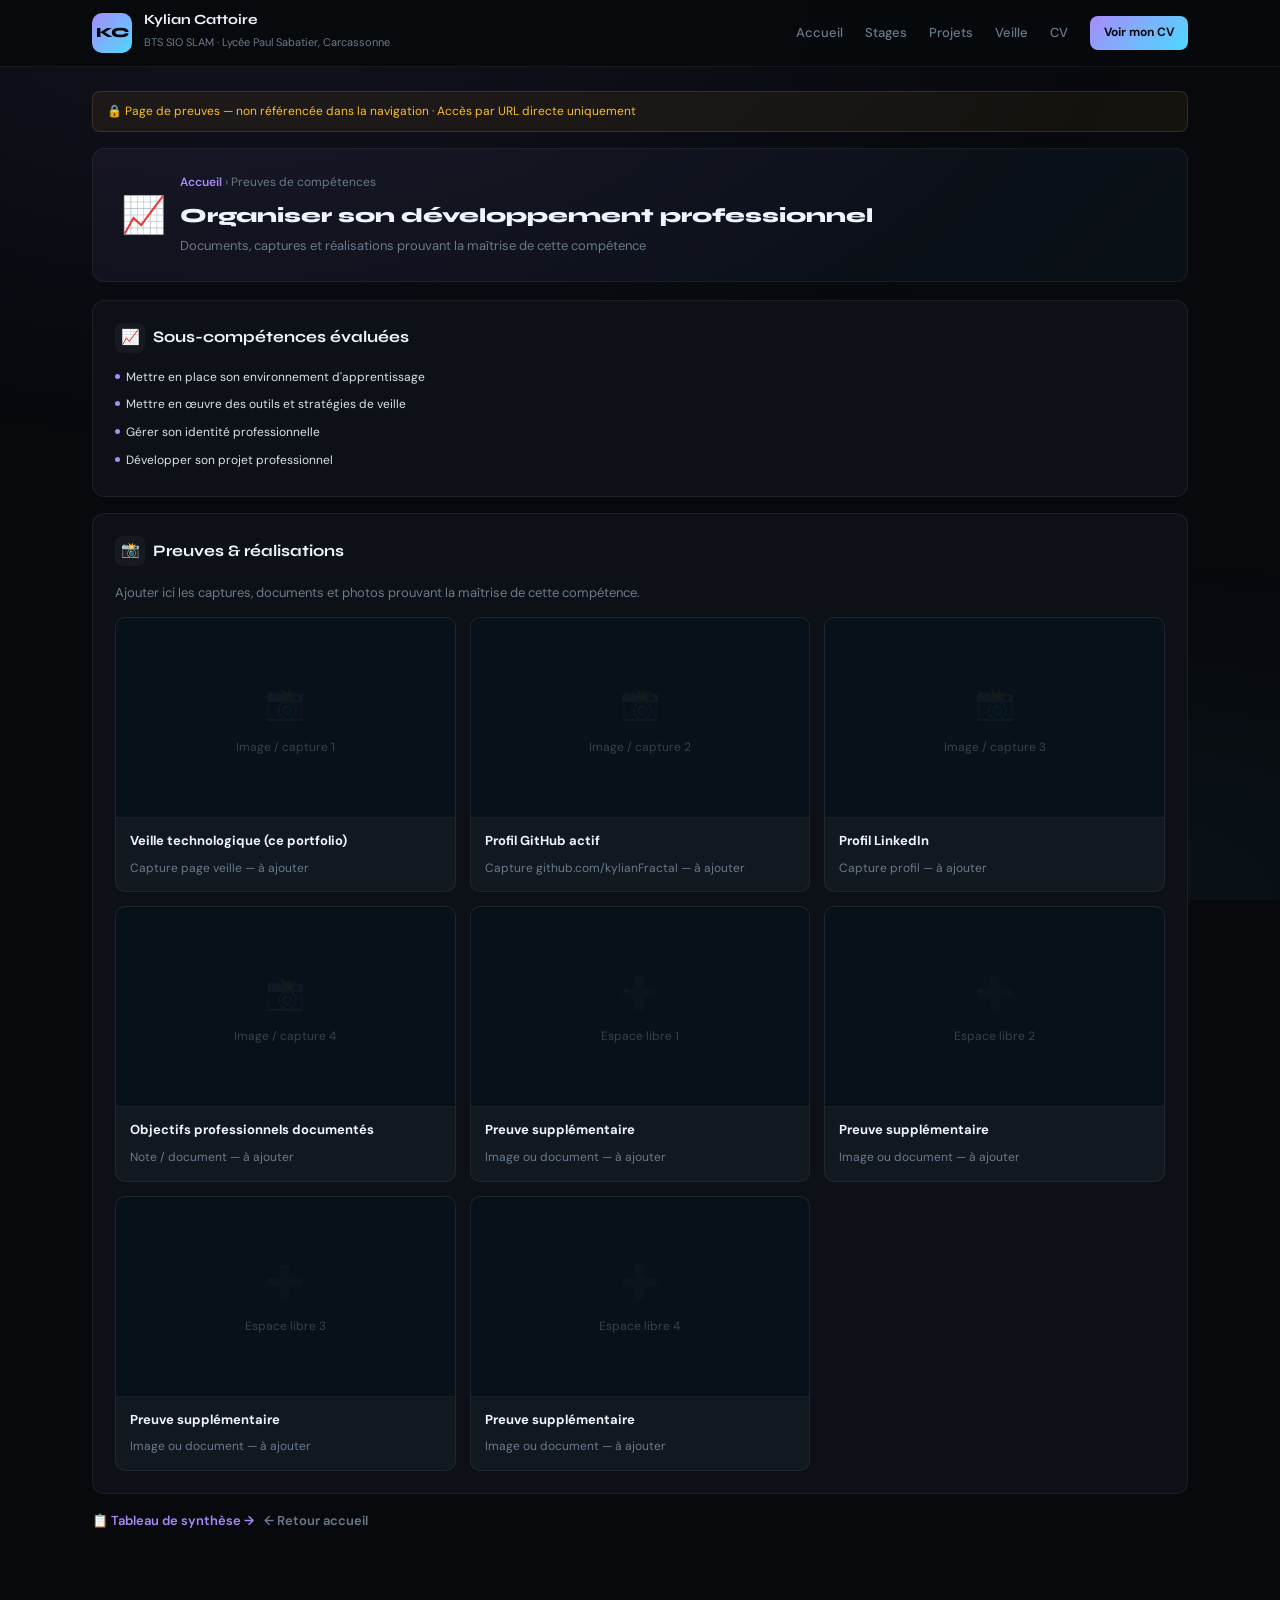
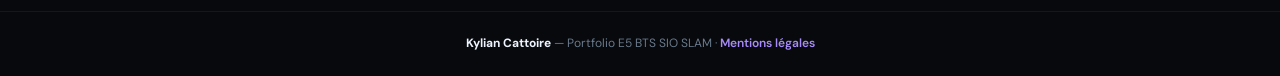
<file: preuve-developpement.html>
<!DOCTYPE html>
<html lang="fr">
<head>
<meta charset="utf-8"/>
<meta name="viewport" content="width=device-width, initial-scale=1"/>
<title>Organiser son développement professionnel — Preuves · Kylian Cattoire</title>
<link rel="preconnect" href="https://fonts.googleapis.com"/>
<link rel="preconnect" href="https://fonts.gstatic.com" crossorigin/>
<link href="https://fonts.googleapis.com/css2?family=Syne:wght@400;600;700;800&family=DM+Sans:ital,wght@0,300;0,400;0,500;1,400&display=swap" rel="stylesheet"/>
<link rel="stylesheet" href="style.css"/>
<style>
.proof-grid{display:grid;grid-template-columns:repeat(auto-fill,minmax(260px,1fr));gap:14px;margin-top:14px;}
.proof-item{background:var(--s2);border:1px solid var(--border);border-radius:10px;overflow:hidden;}
.proof-img{width:100%;height:200px;background:#07111a;border-bottom:1px solid var(--border);display:flex;flex-direction:column;align-items:center;justify-content:center;gap:8px;color:rgba(255,255,255,.2);font-size:12px;position:relative;}
.proof-img .ph-icon{font-size:32px;opacity:.25;}
.proof-caption{padding:12px 14px;}
.proof-caption strong{font-size:13px;color:var(--head);display:block;margin-bottom:3px;}
.proof-caption span{font-size:12px;color:var(--muted);}
.hidden-notice{background:rgba(251,191,36,.06);border:1px solid rgba(251,191,36,.15);border-radius:8px;padding:10px 14px;font-size:12px;color:var(--a);margin-bottom:16px;display:flex;gap:8px;align-items:center;}
</style>
</head>
<body>
<header>
  <div class="hdr">
    <a class="logo" href="index.html">KC</a>
    <div class="brand-txt"><h1>Kylian Cattoire</h1><small>BTS SIO SLAM · Lycée Paul Sabatier, Carcassonne</small></div>
    <nav>
      <a href="index.html">Accueil</a><a href="stages.html">Stages</a><a href="projets.html">Projets</a>
      <a href="veille.html">Veille</a><a href="cv.html">CV</a>
    </nav>
    <a class="cv-btn" href="cv.html">Voir mon CV</a>
  </div>
</header>
<div class="page full">
<div>
  <div class="hidden-notice">🔒 Page de preuves — non référencée dans la navigation · Accès par URL directe uniquement</div>
  <div class="page-banner fade-in">
    <div class="page-banner-icon">📈</div>
    <div>
      <div class="breadcrumb"><a href="index.html">Accueil</a> › Preuves de compétences</div>
      <h2>Organiser son développement professionnel</h2>
      <p>Documents, captures et réalisations prouvant la maîtrise de cette compétence</p>
    </div>
  </div>
  <div class="card fade-in">
    <div class="ctitle"><div class="cicon" style="background:rgba(255,255,255,.04)">📈</div>Sous-compétences évaluées</div>
    <div style="display:flex;flex-direction:column;gap:6px">
      <div class="ci" style="color:var(--text)">Mettre en place son environnement d'apprentissage</div>
      <div class="ci" style="color:var(--text)">Mettre en œuvre des outils et stratégies de veille</div>
      <div class="ci" style="color:var(--text)">Gérer son identité professionnelle</div>
      <div class="ci" style="color:var(--text)">Développer son projet professionnel</div>
    </div>
  </div>
  <div class="card fade-in">
    <div class="ctitle"><div class="cicon" style="background:rgba(255,255,255,.04)">📸</div>Preuves &amp; réalisations</div>
    <p style="font-size:13px;color:var(--muted);margin-bottom:4px">Ajouter ici les captures, documents et photos prouvant la maîtrise de cette compétence.</p>
    <div class="proof-grid">
      <div class="proof-item fade-in">
        <div class="proof-img"><div class="ph-icon">📸</div><span>Image / capture 1</span></div>
        <div class="proof-caption"><strong>Veille technologique (ce portfolio)</strong><span>Capture page veille — à ajouter</span></div>
      </div>
      <div class="proof-item fade-in">
        <div class="proof-img"><div class="ph-icon">📸</div><span>Image / capture 2</span></div>
        <div class="proof-caption"><strong>Profil GitHub actif</strong><span>Capture github.com/kylianFractal — à ajouter</span></div>
      </div>
      <div class="proof-item fade-in">
        <div class="proof-img"><div class="ph-icon">📸</div><span>Image / capture 3</span></div>
        <div class="proof-caption"><strong>Profil LinkedIn</strong><span>Capture profil — à ajouter</span></div>
      </div>
      <div class="proof-item fade-in">
        <div class="proof-img"><div class="ph-icon">📸</div><span>Image / capture 4</span></div>
        <div class="proof-caption"><strong>Objectifs professionnels documentés</strong><span>Note / document — à ajouter</span></div>
      </div>
      <div class="proof-item fade-in">
        <div class="proof-img"><div class="ph-icon">➕</div><span>Espace libre 1</span></div>
        <div class="proof-caption"><strong>Preuve supplémentaire</strong><span>Image ou document — à ajouter</span></div>
      </div>
      <div class="proof-item fade-in">
        <div class="proof-img"><div class="ph-icon">➕</div><span>Espace libre 2</span></div>
        <div class="proof-caption"><strong>Preuve supplémentaire</strong><span>Image ou document — à ajouter</span></div>
      </div>
      <div class="proof-item fade-in">
        <div class="proof-img"><div class="ph-icon">➕</div><span>Espace libre 3</span></div>
        <div class="proof-caption"><strong>Preuve supplémentaire</strong><span>Image ou document — à ajouter</span></div>
      </div>
      <div class="proof-item fade-in">
        <div class="proof-img"><div class="ph-icon">➕</div><span>Espace libre 4</span></div>
        <div class="proof-caption"><strong>Preuve supplémentaire</strong><span>Image ou document — à ajouter</span></div>
      </div>
    </div>
  </div>

  <div style="margin-top:16px;display:flex;gap:10px;flex-wrap:wrap">
    <a class="section-link" href="annexe.html">📋 Tableau de synthèse →</a>
    <a class="section-link" href="index.html" style="color:var(--muted)">← Retour accueil</a>
  </div>
</div>
</div>
<footer>
  <strong style="color:var(--head)">Kylian Cattoire</strong> — Portfolio E5 BTS SIO SLAM ·
  <a href="mentions-legales.html">Mentions légales</a>
</footer>
<script src="main.js"></script>
</body>
</html>
</file>
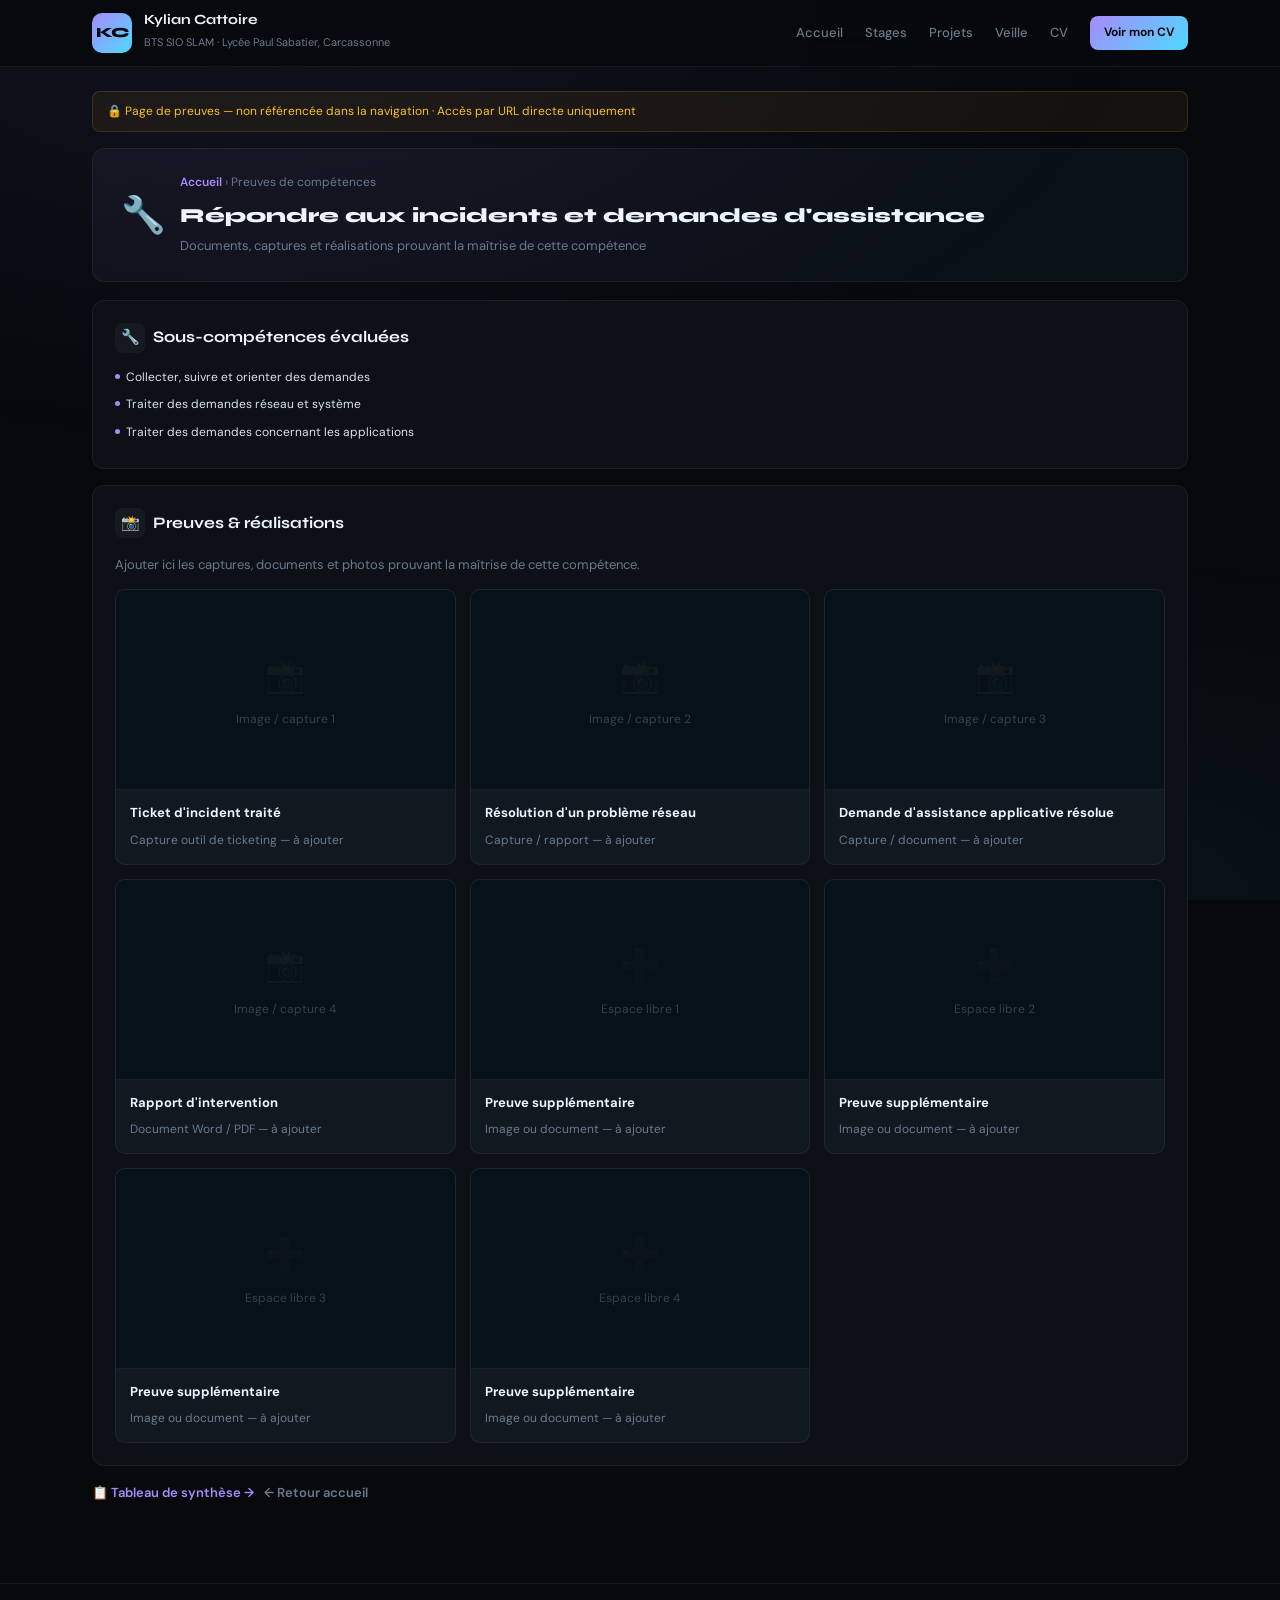
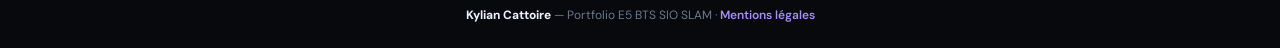
<file: preuve-incidents.html>
<!DOCTYPE html>
<html lang="fr">
<head>
<meta charset="utf-8"/>
<meta name="viewport" content="width=device-width, initial-scale=1"/>
<title>Répondre aux incidents et demandes d'assistance — Preuves · Kylian Cattoire</title>
<link rel="preconnect" href="https://fonts.googleapis.com"/>
<link rel="preconnect" href="https://fonts.gstatic.com" crossorigin/>
<link href="https://fonts.googleapis.com/css2?family=Syne:wght@400;600;700;800&family=DM+Sans:ital,wght@0,300;0,400;0,500;1,400&display=swap" rel="stylesheet"/>
<link rel="stylesheet" href="style.css"/>
<style>
.proof-grid{display:grid;grid-template-columns:repeat(auto-fill,minmax(260px,1fr));gap:14px;margin-top:14px;}
.proof-item{background:var(--s2);border:1px solid var(--border);border-radius:10px;overflow:hidden;}
.proof-img{width:100%;height:200px;background:#07111a;border-bottom:1px solid var(--border);display:flex;flex-direction:column;align-items:center;justify-content:center;gap:8px;color:rgba(255,255,255,.2);font-size:12px;position:relative;}
.proof-img .ph-icon{font-size:32px;opacity:.25;}
.proof-caption{padding:12px 14px;}
.proof-caption strong{font-size:13px;color:var(--head);display:block;margin-bottom:3px;}
.proof-caption span{font-size:12px;color:var(--muted);}
.hidden-notice{background:rgba(251,191,36,.06);border:1px solid rgba(251,191,36,.15);border-radius:8px;padding:10px 14px;font-size:12px;color:var(--a);margin-bottom:16px;display:flex;gap:8px;align-items:center;}
</style>
</head>
<body>
<header>
  <div class="hdr">
    <a class="logo" href="index.html">KC</a>
    <div class="brand-txt"><h1>Kylian Cattoire</h1><small>BTS SIO SLAM · Lycée Paul Sabatier, Carcassonne</small></div>
    <nav>
      <a href="index.html">Accueil</a><a href="stages.html">Stages</a><a href="projets.html">Projets</a>
      <a href="veille.html">Veille</a><a href="cv.html">CV</a>
    </nav>
    <a class="cv-btn" href="cv.html">Voir mon CV</a>
  </div>
</header>
<div class="page full">
<div>
  <div class="hidden-notice">🔒 Page de preuves — non référencée dans la navigation · Accès par URL directe uniquement</div>
  <div class="page-banner fade-in">
    <div class="page-banner-icon">🔧</div>
    <div>
      <div class="breadcrumb"><a href="index.html">Accueil</a> › Preuves de compétences</div>
      <h2>Répondre aux incidents et demandes d'assistance</h2>
      <p>Documents, captures et réalisations prouvant la maîtrise de cette compétence</p>
    </div>
  </div>
  <div class="card fade-in">
    <div class="ctitle"><div class="cicon" style="background:rgba(255,255,255,.04)">🔧</div>Sous-compétences évaluées</div>
    <div style="display:flex;flex-direction:column;gap:6px">
      <div class="ci" style="color:var(--text)">Collecter, suivre et orienter des demandes</div>
      <div class="ci" style="color:var(--text)">Traiter des demandes réseau et système</div>
      <div class="ci" style="color:var(--text)">Traiter des demandes concernant les applications</div>
    </div>
  </div>
  <div class="card fade-in">
    <div class="ctitle"><div class="cicon" style="background:rgba(255,255,255,.04)">📸</div>Preuves &amp; réalisations</div>
    <p style="font-size:13px;color:var(--muted);margin-bottom:4px">Ajouter ici les captures, documents et photos prouvant la maîtrise de cette compétence.</p>
    <div class="proof-grid">
      <div class="proof-item fade-in">
        <div class="proof-img"><div class="ph-icon">📸</div><span>Image / capture 1</span></div>
        <div class="proof-caption"><strong>Ticket d'incident traité</strong><span>Capture outil de ticketing — à ajouter</span></div>
      </div>
      <div class="proof-item fade-in">
        <div class="proof-img"><div class="ph-icon">📸</div><span>Image / capture 2</span></div>
        <div class="proof-caption"><strong>Résolution d'un problème réseau</strong><span>Capture / rapport — à ajouter</span></div>
      </div>
      <div class="proof-item fade-in">
        <div class="proof-img"><div class="ph-icon">📸</div><span>Image / capture 3</span></div>
        <div class="proof-caption"><strong>Demande d'assistance applicative résolue</strong><span>Capture / document — à ajouter</span></div>
      </div>
      <div class="proof-item fade-in">
        <div class="proof-img"><div class="ph-icon">📸</div><span>Image / capture 4</span></div>
        <div class="proof-caption"><strong>Rapport d'intervention</strong><span>Document Word / PDF — à ajouter</span></div>
      </div>
      <div class="proof-item fade-in">
        <div class="proof-img"><div class="ph-icon">➕</div><span>Espace libre 1</span></div>
        <div class="proof-caption"><strong>Preuve supplémentaire</strong><span>Image ou document — à ajouter</span></div>
      </div>
      <div class="proof-item fade-in">
        <div class="proof-img"><div class="ph-icon">➕</div><span>Espace libre 2</span></div>
        <div class="proof-caption"><strong>Preuve supplémentaire</strong><span>Image ou document — à ajouter</span></div>
      </div>
      <div class="proof-item fade-in">
        <div class="proof-img"><div class="ph-icon">➕</div><span>Espace libre 3</span></div>
        <div class="proof-caption"><strong>Preuve supplémentaire</strong><span>Image ou document — à ajouter</span></div>
      </div>
      <div class="proof-item fade-in">
        <div class="proof-img"><div class="ph-icon">➕</div><span>Espace libre 4</span></div>
        <div class="proof-caption"><strong>Preuve supplémentaire</strong><span>Image ou document — à ajouter</span></div>
      </div>
    </div>
  </div>

  <div style="margin-top:16px;display:flex;gap:10px;flex-wrap:wrap">
    <a class="section-link" href="annexe.html">📋 Tableau de synthèse →</a>
    <a class="section-link" href="index.html" style="color:var(--muted)">← Retour accueil</a>
  </div>
</div>
</div>
<footer>
  <strong style="color:var(--head)">Kylian Cattoire</strong> — Portfolio E5 BTS SIO SLAM ·
  <a href="mentions-legales.html">Mentions légales</a>
</footer>
<script src="main.js"></script>
</body>
</html>
</file>
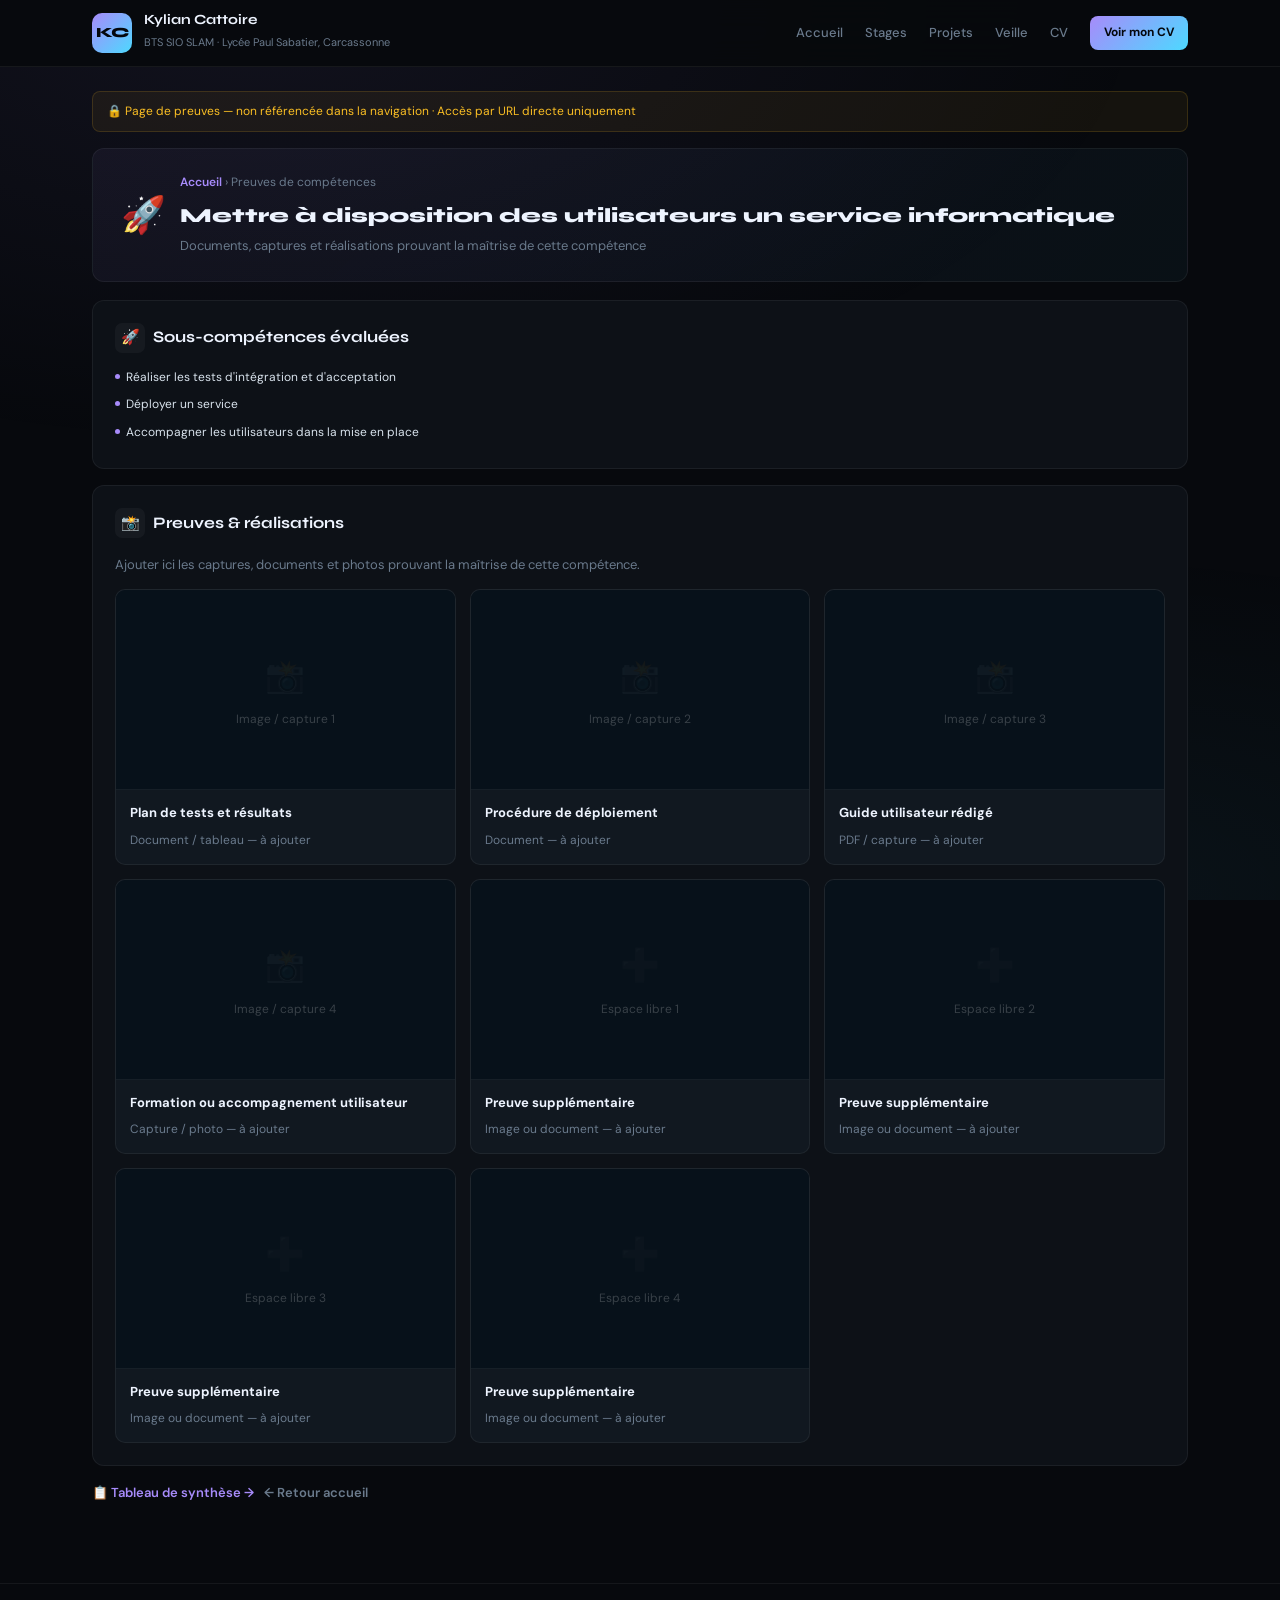
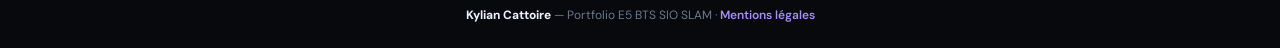
<file: preuve-mise-disposition.html>
<!DOCTYPE html>
<html lang="fr">
<head>
<meta charset="utf-8"/>
<meta name="viewport" content="width=device-width, initial-scale=1"/>
<title>Mettre à disposition des utilisateurs un service informatique — Preuves · Kylian Cattoire</title>
<link rel="preconnect" href="https://fonts.googleapis.com"/>
<link rel="preconnect" href="https://fonts.gstatic.com" crossorigin/>
<link href="https://fonts.googleapis.com/css2?family=Syne:wght@400;600;700;800&family=DM+Sans:ital,wght@0,300;0,400;0,500;1,400&display=swap" rel="stylesheet"/>
<link rel="stylesheet" href="style.css"/>
<style>
.proof-grid{display:grid;grid-template-columns:repeat(auto-fill,minmax(260px,1fr));gap:14px;margin-top:14px;}
.proof-item{background:var(--s2);border:1px solid var(--border);border-radius:10px;overflow:hidden;}
.proof-img{width:100%;height:200px;background:#07111a;border-bottom:1px solid var(--border);display:flex;flex-direction:column;align-items:center;justify-content:center;gap:8px;color:rgba(255,255,255,.2);font-size:12px;position:relative;}
.proof-img .ph-icon{font-size:32px;opacity:.25;}
.proof-caption{padding:12px 14px;}
.proof-caption strong{font-size:13px;color:var(--head);display:block;margin-bottom:3px;}
.proof-caption span{font-size:12px;color:var(--muted);}
.hidden-notice{background:rgba(251,191,36,.06);border:1px solid rgba(251,191,36,.15);border-radius:8px;padding:10px 14px;font-size:12px;color:var(--a);margin-bottom:16px;display:flex;gap:8px;align-items:center;}
</style>
</head>
<body>
<header>
  <div class="hdr">
    <a class="logo" href="index.html">KC</a>
    <div class="brand-txt"><h1>Kylian Cattoire</h1><small>BTS SIO SLAM · Lycée Paul Sabatier, Carcassonne</small></div>
    <nav>
      <a href="index.html">Accueil</a><a href="stages.html">Stages</a><a href="projets.html">Projets</a>
      <a href="veille.html">Veille</a><a href="cv.html">CV</a>
    </nav>
    <a class="cv-btn" href="cv.html">Voir mon CV</a>
  </div>
</header>
<div class="page full">
<div>
  <div class="hidden-notice">🔒 Page de preuves — non référencée dans la navigation · Accès par URL directe uniquement</div>
  <div class="page-banner fade-in">
    <div class="page-banner-icon">🚀</div>
    <div>
      <div class="breadcrumb"><a href="index.html">Accueil</a> › Preuves de compétences</div>
      <h2>Mettre à disposition des utilisateurs un service informatique</h2>
      <p>Documents, captures et réalisations prouvant la maîtrise de cette compétence</p>
    </div>
  </div>
  <div class="card fade-in">
    <div class="ctitle"><div class="cicon" style="background:rgba(255,255,255,.04)">🚀</div>Sous-compétences évaluées</div>
    <div style="display:flex;flex-direction:column;gap:6px">
      <div class="ci" style="color:var(--text)">Réaliser les tests d'intégration et d'acceptation</div>
      <div class="ci" style="color:var(--text)">Déployer un service</div>
      <div class="ci" style="color:var(--text)">Accompagner les utilisateurs dans la mise en place</div>
    </div>
  </div>
  <div class="card fade-in">
    <div class="ctitle"><div class="cicon" style="background:rgba(255,255,255,.04)">📸</div>Preuves &amp; réalisations</div>
    <p style="font-size:13px;color:var(--muted);margin-bottom:4px">Ajouter ici les captures, documents et photos prouvant la maîtrise de cette compétence.</p>
    <div class="proof-grid">
      <div class="proof-item fade-in">
        <div class="proof-img"><div class="ph-icon">📸</div><span>Image / capture 1</span></div>
        <div class="proof-caption"><strong>Plan de tests et résultats</strong><span>Document / tableau — à ajouter</span></div>
      </div>
      <div class="proof-item fade-in">
        <div class="proof-img"><div class="ph-icon">📸</div><span>Image / capture 2</span></div>
        <div class="proof-caption"><strong>Procédure de déploiement</strong><span>Document — à ajouter</span></div>
      </div>
      <div class="proof-item fade-in">
        <div class="proof-img"><div class="ph-icon">📸</div><span>Image / capture 3</span></div>
        <div class="proof-caption"><strong>Guide utilisateur rédigé</strong><span>PDF / capture — à ajouter</span></div>
      </div>
      <div class="proof-item fade-in">
        <div class="proof-img"><div class="ph-icon">📸</div><span>Image / capture 4</span></div>
        <div class="proof-caption"><strong>Formation ou accompagnement utilisateur</strong><span>Capture / photo — à ajouter</span></div>
      </div>
      <div class="proof-item fade-in">
        <div class="proof-img"><div class="ph-icon">➕</div><span>Espace libre 1</span></div>
        <div class="proof-caption"><strong>Preuve supplémentaire</strong><span>Image ou document — à ajouter</span></div>
      </div>
      <div class="proof-item fade-in">
        <div class="proof-img"><div class="ph-icon">➕</div><span>Espace libre 2</span></div>
        <div class="proof-caption"><strong>Preuve supplémentaire</strong><span>Image ou document — à ajouter</span></div>
      </div>
      <div class="proof-item fade-in">
        <div class="proof-img"><div class="ph-icon">➕</div><span>Espace libre 3</span></div>
        <div class="proof-caption"><strong>Preuve supplémentaire</strong><span>Image ou document — à ajouter</span></div>
      </div>
      <div class="proof-item fade-in">
        <div class="proof-img"><div class="ph-icon">➕</div><span>Espace libre 4</span></div>
        <div class="proof-caption"><strong>Preuve supplémentaire</strong><span>Image ou document — à ajouter</span></div>
      </div>
    </div>
  </div>

  <div style="margin-top:16px;display:flex;gap:10px;flex-wrap:wrap">
    <a class="section-link" href="annexe.html">📋 Tableau de synthèse →</a>
    <a class="section-link" href="index.html" style="color:var(--muted)">← Retour accueil</a>
  </div>
</div>
</div>
<footer>
  <strong style="color:var(--head)">Kylian Cattoire</strong> — Portfolio E5 BTS SIO SLAM ·
  <a href="mentions-legales.html">Mentions légales</a>
</footer>
<script src="main.js"></script>
</body>
</html>
</file>
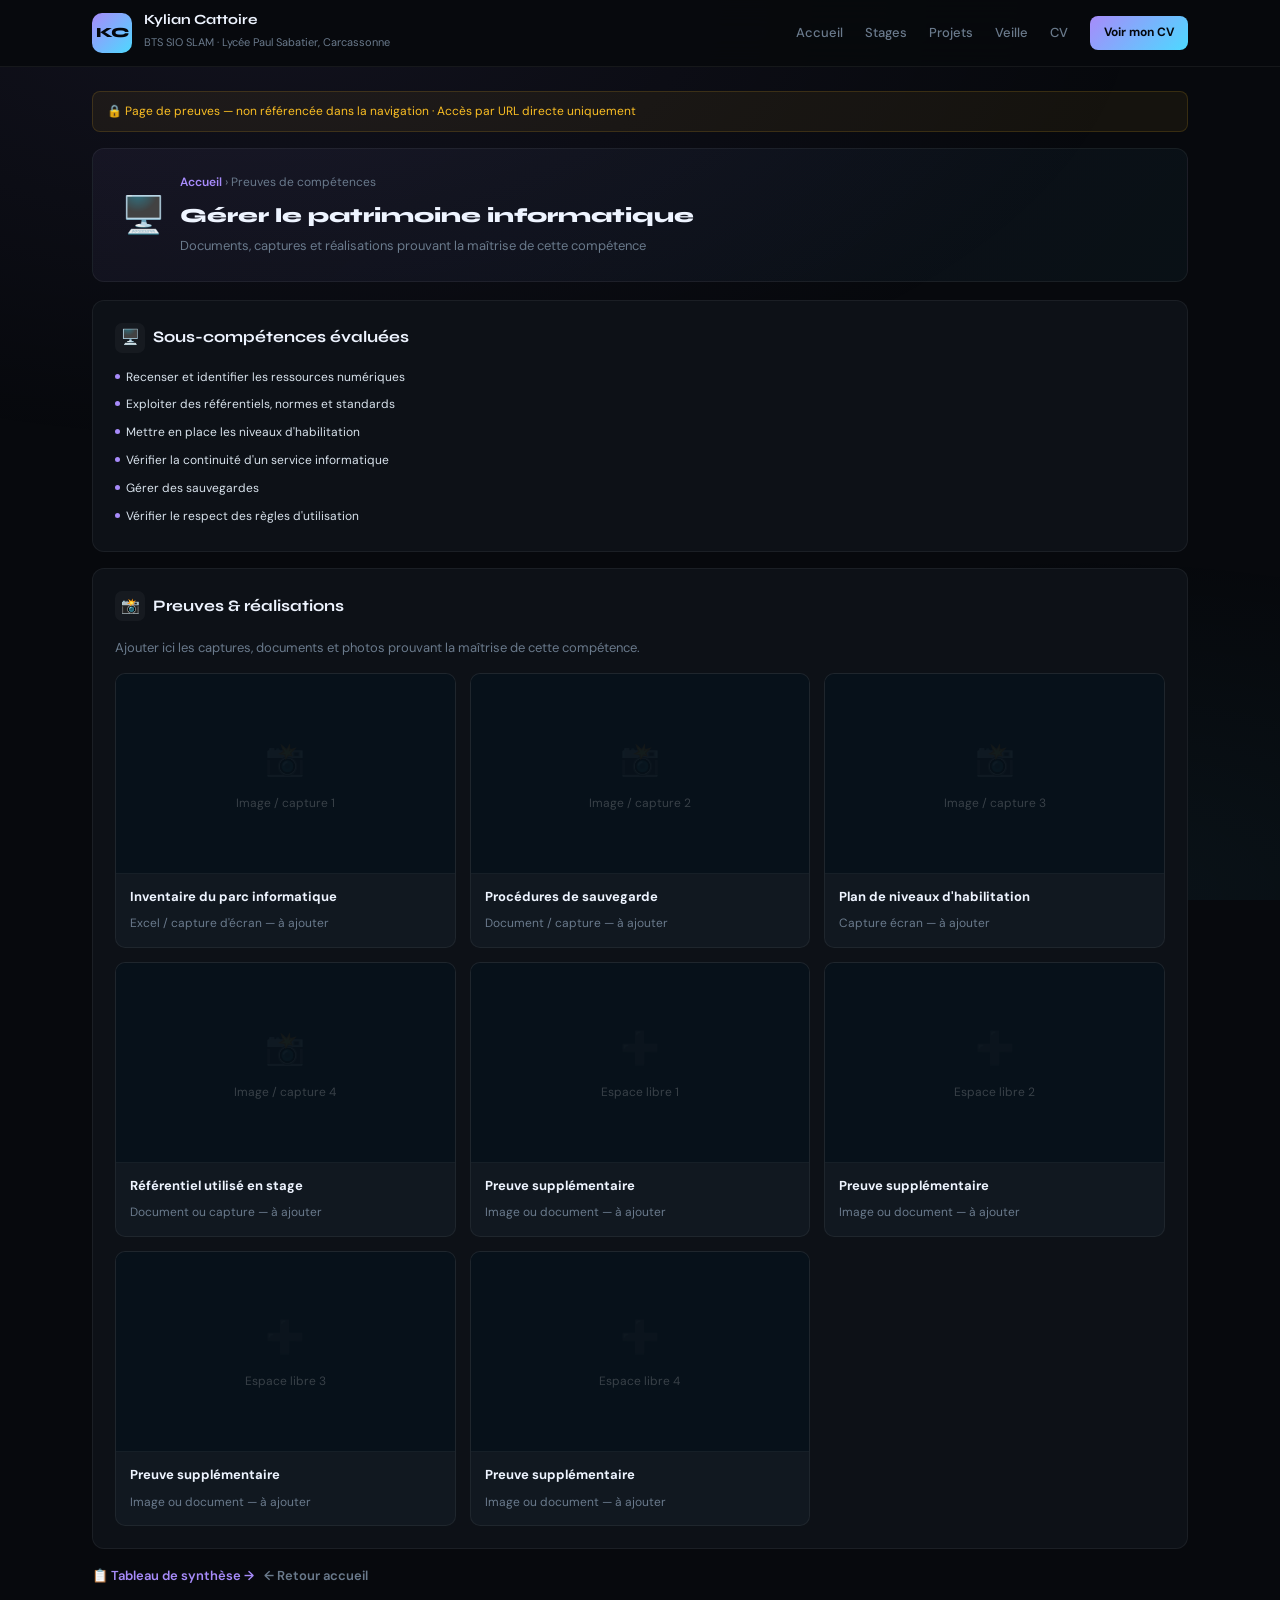
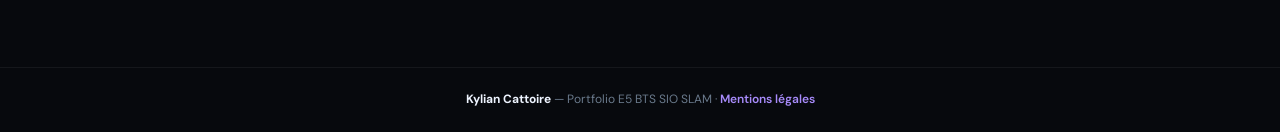
<file: preuve-patrimoine.html>
<!DOCTYPE html>
<html lang="fr">
<head>
<meta charset="utf-8"/>
<meta name="viewport" content="width=device-width, initial-scale=1"/>
<title>Gérer le patrimoine informatique — Preuves · Kylian Cattoire</title>
<link rel="preconnect" href="https://fonts.googleapis.com"/>
<link rel="preconnect" href="https://fonts.gstatic.com" crossorigin/>
<link href="https://fonts.googleapis.com/css2?family=Syne:wght@400;600;700;800&family=DM+Sans:ital,wght@0,300;0,400;0,500;1,400&display=swap" rel="stylesheet"/>
<link rel="stylesheet" href="style.css"/>
<style>
.proof-grid{display:grid;grid-template-columns:repeat(auto-fill,minmax(260px,1fr));gap:14px;margin-top:14px;}
.proof-item{background:var(--s2);border:1px solid var(--border);border-radius:10px;overflow:hidden;}
.proof-img{width:100%;height:200px;background:#07111a;border-bottom:1px solid var(--border);display:flex;flex-direction:column;align-items:center;justify-content:center;gap:8px;color:rgba(255,255,255,.2);font-size:12px;position:relative;}
.proof-img .ph-icon{font-size:32px;opacity:.25;}
.proof-caption{padding:12px 14px;}
.proof-caption strong{font-size:13px;color:var(--head);display:block;margin-bottom:3px;}
.proof-caption span{font-size:12px;color:var(--muted);}
.hidden-notice{background:rgba(251,191,36,.06);border:1px solid rgba(251,191,36,.15);border-radius:8px;padding:10px 14px;font-size:12px;color:var(--a);margin-bottom:16px;display:flex;gap:8px;align-items:center;}
</style>
</head>
<body>
<header>
  <div class="hdr">
    <a class="logo" href="index.html">KC</a>
    <div class="brand-txt"><h1>Kylian Cattoire</h1><small>BTS SIO SLAM · Lycée Paul Sabatier, Carcassonne</small></div>
    <nav>
      <a href="index.html">Accueil</a><a href="stages.html">Stages</a><a href="projets.html">Projets</a>
      <a href="veille.html">Veille</a><a href="cv.html">CV</a>
    </nav>
    <a class="cv-btn" href="cv.html">Voir mon CV</a>
  </div>
</header>
<div class="page full">
<div>
  <div class="hidden-notice">🔒 Page de preuves — non référencée dans la navigation · Accès par URL directe uniquement</div>
  <div class="page-banner fade-in">
    <div class="page-banner-icon">🖥️</div>
    <div>
      <div class="breadcrumb"><a href="index.html">Accueil</a> › Preuves de compétences</div>
      <h2>Gérer le patrimoine informatique</h2>
      <p>Documents, captures et réalisations prouvant la maîtrise de cette compétence</p>
    </div>
  </div>
  <div class="card fade-in">
    <div class="ctitle"><div class="cicon" style="background:rgba(255,255,255,.04)">🖥️</div>Sous-compétences évaluées</div>
    <div style="display:flex;flex-direction:column;gap:6px">
      <div class="ci" style="color:var(--text)">Recenser et identifier les ressources numériques</div>
      <div class="ci" style="color:var(--text)">Exploiter des référentiels, normes et standards</div>
      <div class="ci" style="color:var(--text)">Mettre en place les niveaux d'habilitation</div>
      <div class="ci" style="color:var(--text)">Vérifier la continuité d'un service informatique</div>
      <div class="ci" style="color:var(--text)">Gérer des sauvegardes</div>
      <div class="ci" style="color:var(--text)">Vérifier le respect des règles d'utilisation</div>
    </div>
  </div>
  <div class="card fade-in">
    <div class="ctitle"><div class="cicon" style="background:rgba(255,255,255,.04)">📸</div>Preuves &amp; réalisations</div>
    <p style="font-size:13px;color:var(--muted);margin-bottom:4px">Ajouter ici les captures, documents et photos prouvant la maîtrise de cette compétence.</p>
    <div class="proof-grid">
      <div class="proof-item fade-in">
        <div class="proof-img"><div class="ph-icon">📸</div><span>Image / capture 1</span></div>
        <div class="proof-caption"><strong>Inventaire du parc informatique</strong><span>Excel / capture d'écran — à ajouter</span></div>
      </div>
      <div class="proof-item fade-in">
        <div class="proof-img"><div class="ph-icon">📸</div><span>Image / capture 2</span></div>
        <div class="proof-caption"><strong>Procédures de sauvegarde</strong><span>Document / capture — à ajouter</span></div>
      </div>
      <div class="proof-item fade-in">
        <div class="proof-img"><div class="ph-icon">📸</div><span>Image / capture 3</span></div>
        <div class="proof-caption"><strong>Plan de niveaux d'habilitation</strong><span>Capture écran — à ajouter</span></div>
      </div>
      <div class="proof-item fade-in">
        <div class="proof-img"><div class="ph-icon">📸</div><span>Image / capture 4</span></div>
        <div class="proof-caption"><strong>Référentiel utilisé en stage</strong><span>Document ou capture — à ajouter</span></div>
      </div>
      <div class="proof-item fade-in">
        <div class="proof-img"><div class="ph-icon">➕</div><span>Espace libre 1</span></div>
        <div class="proof-caption"><strong>Preuve supplémentaire</strong><span>Image ou document — à ajouter</span></div>
      </div>
      <div class="proof-item fade-in">
        <div class="proof-img"><div class="ph-icon">➕</div><span>Espace libre 2</span></div>
        <div class="proof-caption"><strong>Preuve supplémentaire</strong><span>Image ou document — à ajouter</span></div>
      </div>
      <div class="proof-item fade-in">
        <div class="proof-img"><div class="ph-icon">➕</div><span>Espace libre 3</span></div>
        <div class="proof-caption"><strong>Preuve supplémentaire</strong><span>Image ou document — à ajouter</span></div>
      </div>
      <div class="proof-item fade-in">
        <div class="proof-img"><div class="ph-icon">➕</div><span>Espace libre 4</span></div>
        <div class="proof-caption"><strong>Preuve supplémentaire</strong><span>Image ou document — à ajouter</span></div>
      </div>
    </div>
  </div>

  <div style="margin-top:16px;display:flex;gap:10px;flex-wrap:wrap">
    <a class="section-link" href="annexe.html">📋 Tableau de synthèse →</a>
    <a class="section-link" href="index.html" style="color:var(--muted)">← Retour accueil</a>
  </div>
</div>
</div>
<footer>
  <strong style="color:var(--head)">Kylian Cattoire</strong> — Portfolio E5 BTS SIO SLAM ·
  <a href="mentions-legales.html">Mentions légales</a>
</footer>
<script src="main.js"></script>
</body>
</html>
</file>
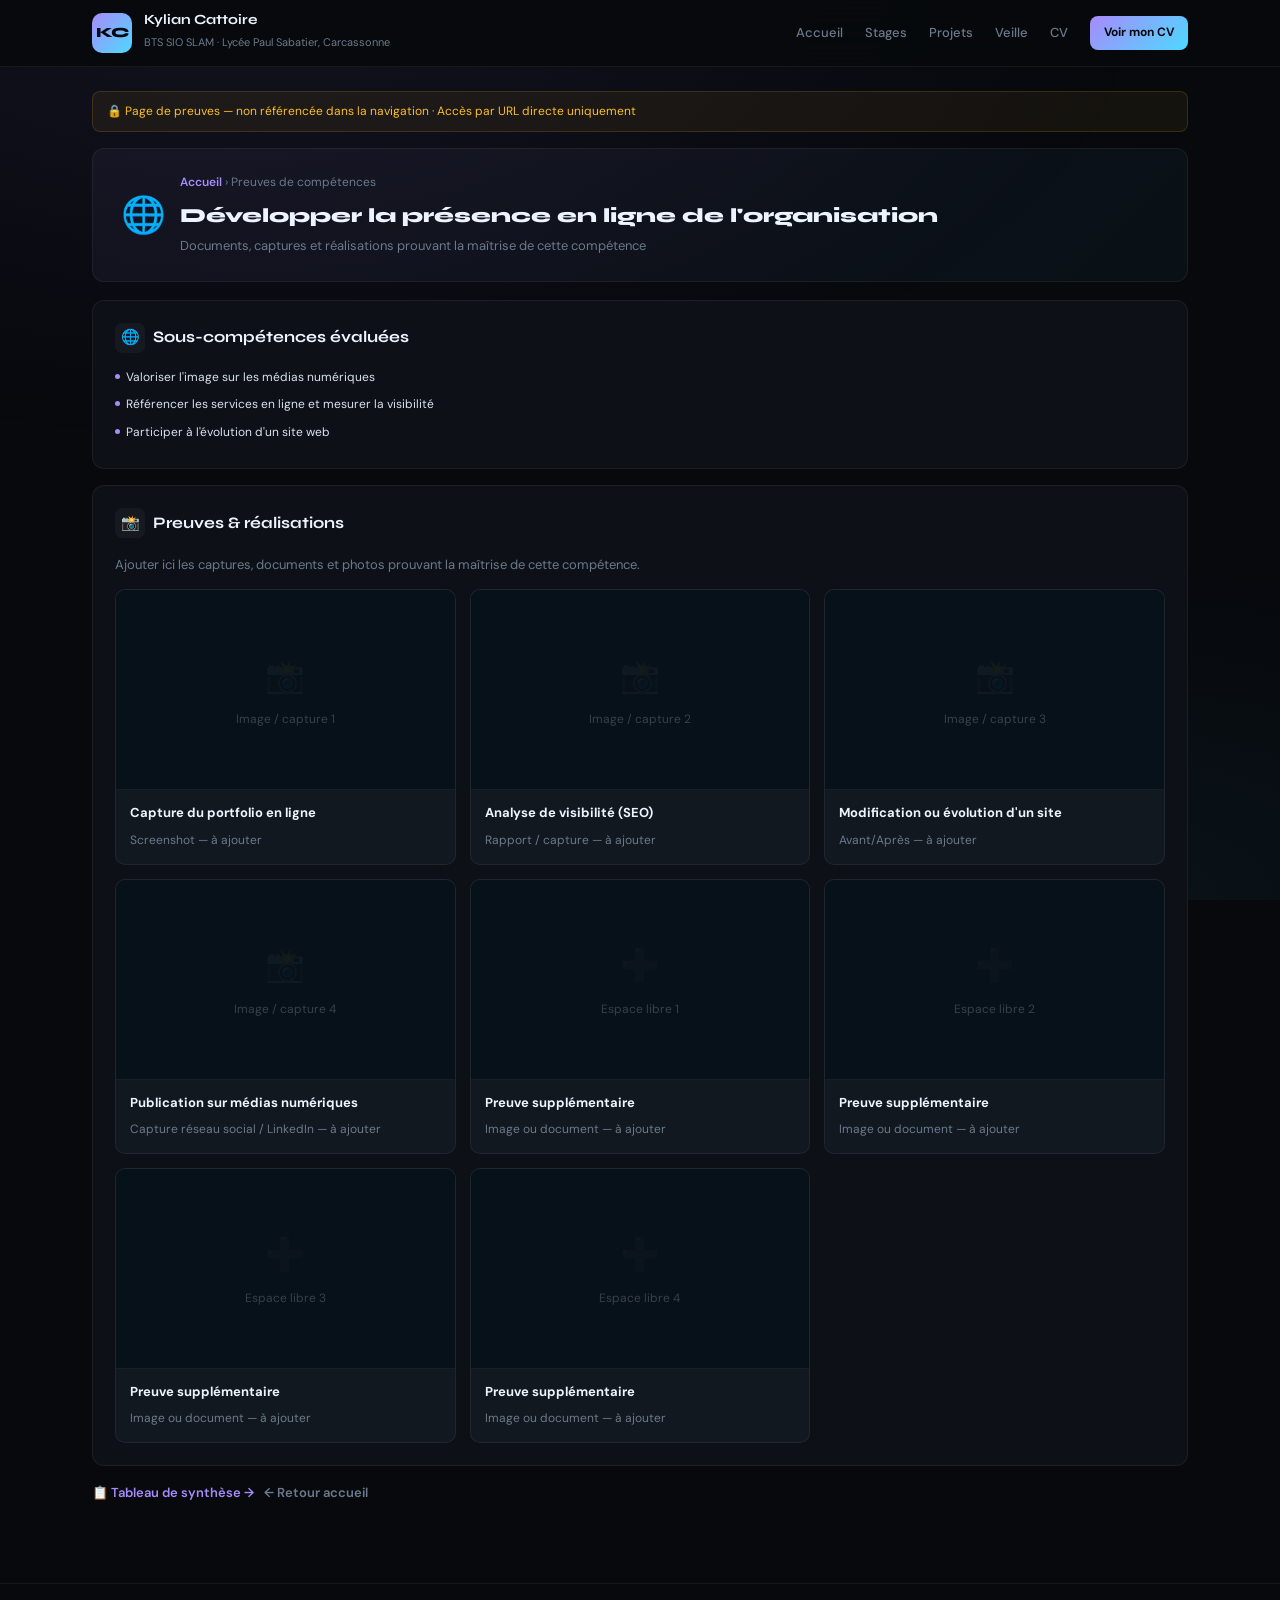
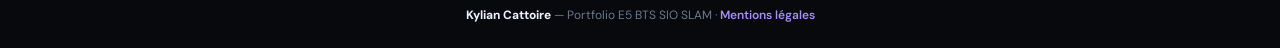
<file: preuve-presence.html>
<!DOCTYPE html>
<html lang="fr">
<head>
<meta charset="utf-8"/>
<meta name="viewport" content="width=device-width, initial-scale=1"/>
<title>Développer la présence en ligne de l'organisation — Preuves · Kylian Cattoire</title>
<link rel="preconnect" href="https://fonts.googleapis.com"/>
<link rel="preconnect" href="https://fonts.gstatic.com" crossorigin/>
<link href="https://fonts.googleapis.com/css2?family=Syne:wght@400;600;700;800&family=DM+Sans:ital,wght@0,300;0,400;0,500;1,400&display=swap" rel="stylesheet"/>
<link rel="stylesheet" href="style.css"/>
<style>
.proof-grid{display:grid;grid-template-columns:repeat(auto-fill,minmax(260px,1fr));gap:14px;margin-top:14px;}
.proof-item{background:var(--s2);border:1px solid var(--border);border-radius:10px;overflow:hidden;}
.proof-img{width:100%;height:200px;background:#07111a;border-bottom:1px solid var(--border);display:flex;flex-direction:column;align-items:center;justify-content:center;gap:8px;color:rgba(255,255,255,.2);font-size:12px;position:relative;}
.proof-img .ph-icon{font-size:32px;opacity:.25;}
.proof-caption{padding:12px 14px;}
.proof-caption strong{font-size:13px;color:var(--head);display:block;margin-bottom:3px;}
.proof-caption span{font-size:12px;color:var(--muted);}
.hidden-notice{background:rgba(251,191,36,.06);border:1px solid rgba(251,191,36,.15);border-radius:8px;padding:10px 14px;font-size:12px;color:var(--a);margin-bottom:16px;display:flex;gap:8px;align-items:center;}
</style>
</head>
<body>
<header>
  <div class="hdr">
    <a class="logo" href="index.html">KC</a>
    <div class="brand-txt"><h1>Kylian Cattoire</h1><small>BTS SIO SLAM · Lycée Paul Sabatier, Carcassonne</small></div>
    <nav>
      <a href="index.html">Accueil</a><a href="stages.html">Stages</a><a href="projets.html">Projets</a>
      <a href="veille.html">Veille</a><a href="cv.html">CV</a>
    </nav>
    <a class="cv-btn" href="cv.html">Voir mon CV</a>
  </div>
</header>
<div class="page full">
<div>
  <div class="hidden-notice">🔒 Page de preuves — non référencée dans la navigation · Accès par URL directe uniquement</div>
  <div class="page-banner fade-in">
    <div class="page-banner-icon">🌐</div>
    <div>
      <div class="breadcrumb"><a href="index.html">Accueil</a> › Preuves de compétences</div>
      <h2>Développer la présence en ligne de l'organisation</h2>
      <p>Documents, captures et réalisations prouvant la maîtrise de cette compétence</p>
    </div>
  </div>
  <div class="card fade-in">
    <div class="ctitle"><div class="cicon" style="background:rgba(255,255,255,.04)">🌐</div>Sous-compétences évaluées</div>
    <div style="display:flex;flex-direction:column;gap:6px">
      <div class="ci" style="color:var(--text)">Valoriser l'image sur les médias numériques</div>
      <div class="ci" style="color:var(--text)">Référencer les services en ligne et mesurer la visibilité</div>
      <div class="ci" style="color:var(--text)">Participer à l'évolution d'un site web</div>
    </div>
  </div>
  <div class="card fade-in">
    <div class="ctitle"><div class="cicon" style="background:rgba(255,255,255,.04)">📸</div>Preuves &amp; réalisations</div>
    <p style="font-size:13px;color:var(--muted);margin-bottom:4px">Ajouter ici les captures, documents et photos prouvant la maîtrise de cette compétence.</p>
    <div class="proof-grid">
      <div class="proof-item fade-in">
        <div class="proof-img"><div class="ph-icon">📸</div><span>Image / capture 1</span></div>
        <div class="proof-caption"><strong>Capture du portfolio en ligne</strong><span>Screenshot — à ajouter</span></div>
      </div>
      <div class="proof-item fade-in">
        <div class="proof-img"><div class="ph-icon">📸</div><span>Image / capture 2</span></div>
        <div class="proof-caption"><strong>Analyse de visibilité (SEO)</strong><span>Rapport / capture — à ajouter</span></div>
      </div>
      <div class="proof-item fade-in">
        <div class="proof-img"><div class="ph-icon">📸</div><span>Image / capture 3</span></div>
        <div class="proof-caption"><strong>Modification ou évolution d'un site</strong><span>Avant/Après — à ajouter</span></div>
      </div>
      <div class="proof-item fade-in">
        <div class="proof-img"><div class="ph-icon">📸</div><span>Image / capture 4</span></div>
        <div class="proof-caption"><strong>Publication sur médias numériques</strong><span>Capture réseau social / LinkedIn — à ajouter</span></div>
      </div>
      <div class="proof-item fade-in">
        <div class="proof-img"><div class="ph-icon">➕</div><span>Espace libre 1</span></div>
        <div class="proof-caption"><strong>Preuve supplémentaire</strong><span>Image ou document — à ajouter</span></div>
      </div>
      <div class="proof-item fade-in">
        <div class="proof-img"><div class="ph-icon">➕</div><span>Espace libre 2</span></div>
        <div class="proof-caption"><strong>Preuve supplémentaire</strong><span>Image ou document — à ajouter</span></div>
      </div>
      <div class="proof-item fade-in">
        <div class="proof-img"><div class="ph-icon">➕</div><span>Espace libre 3</span></div>
        <div class="proof-caption"><strong>Preuve supplémentaire</strong><span>Image ou document — à ajouter</span></div>
      </div>
      <div class="proof-item fade-in">
        <div class="proof-img"><div class="ph-icon">➕</div><span>Espace libre 4</span></div>
        <div class="proof-caption"><strong>Preuve supplémentaire</strong><span>Image ou document — à ajouter</span></div>
      </div>
    </div>
  </div>

  <div style="margin-top:16px;display:flex;gap:10px;flex-wrap:wrap">
    <a class="section-link" href="annexe.html">📋 Tableau de synthèse →</a>
    <a class="section-link" href="index.html" style="color:var(--muted)">← Retour accueil</a>
  </div>
</div>
</div>
<footer>
  <strong style="color:var(--head)">Kylian Cattoire</strong> — Portfolio E5 BTS SIO SLAM ·
  <a href="mentions-legales.html">Mentions légales</a>
</footer>
<script src="main.js"></script>
</body>
</html>
</file>
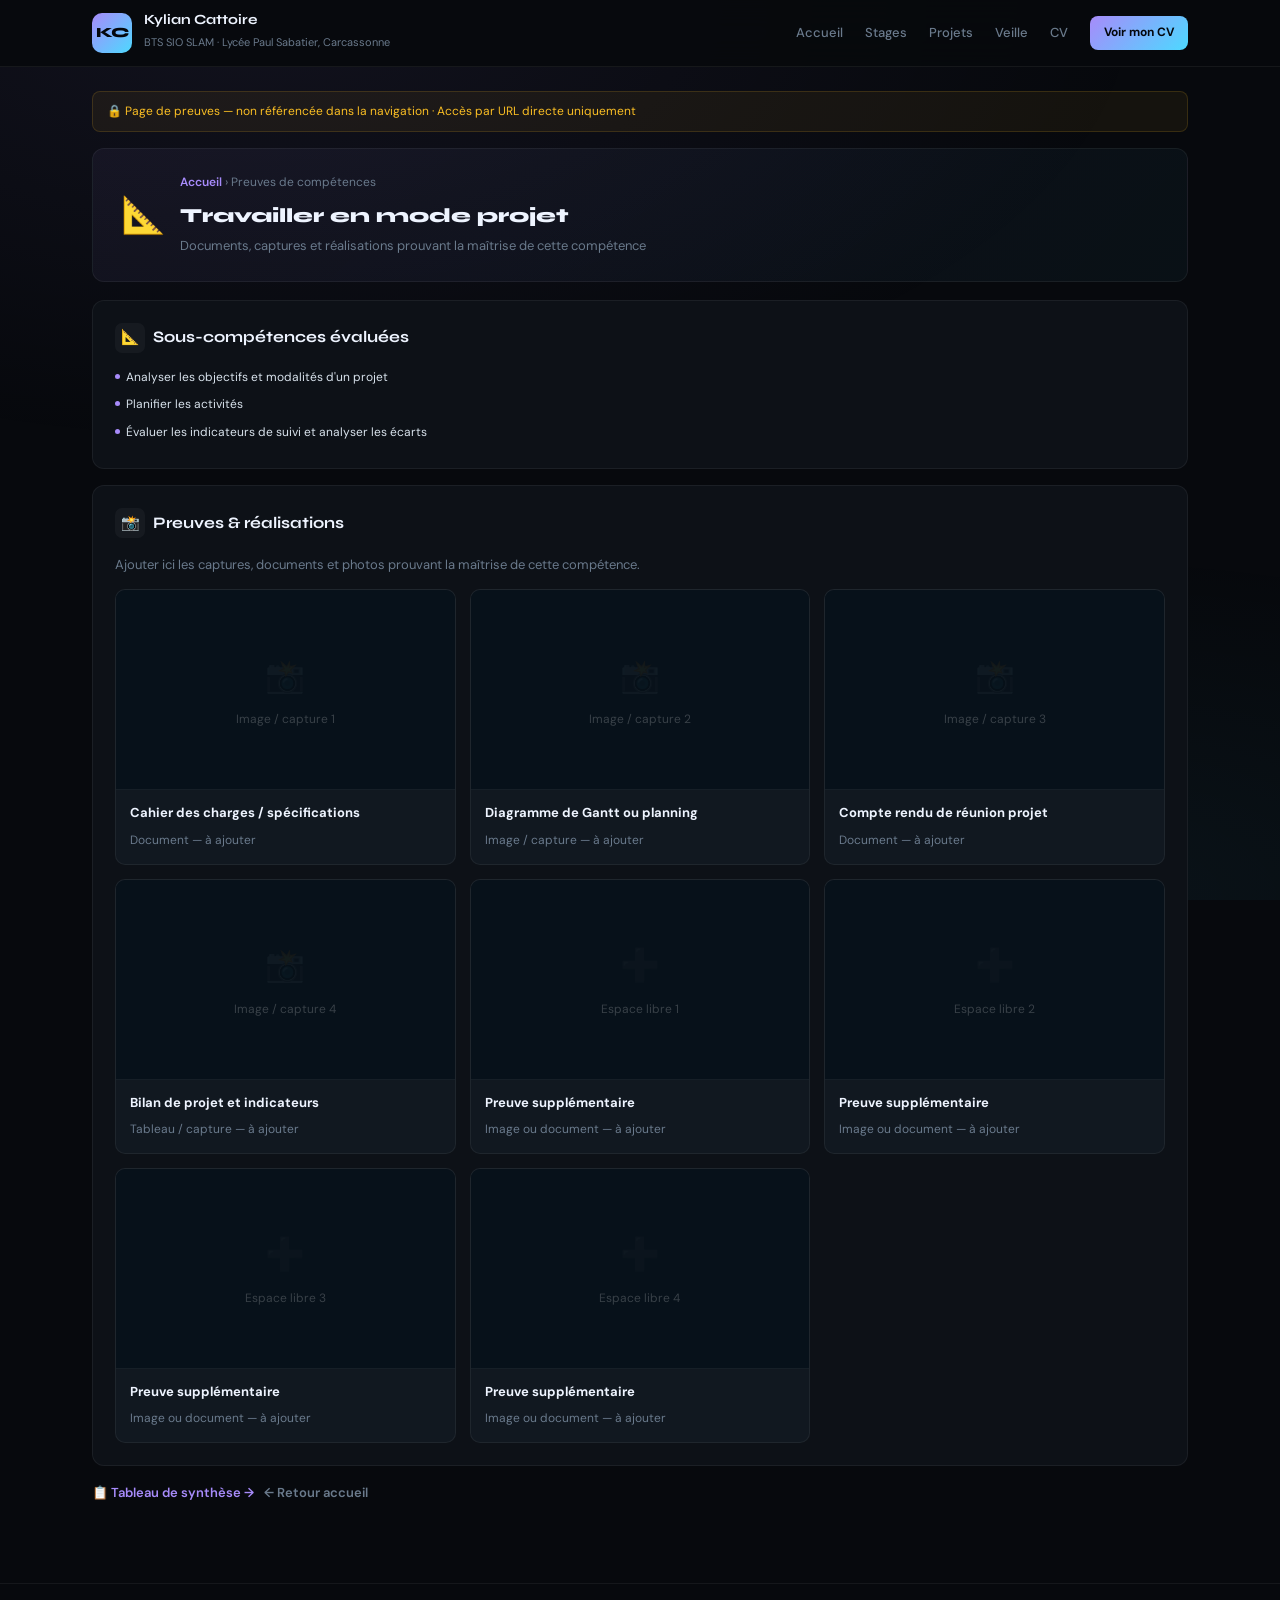
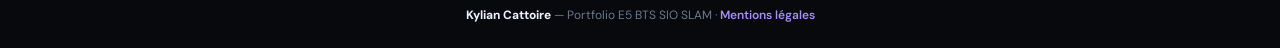
<file: preuve-projet.html>
<!DOCTYPE html>
<html lang="fr">
<head>
<meta charset="utf-8"/>
<meta name="viewport" content="width=device-width, initial-scale=1"/>
<title>Travailler en mode projet — Preuves · Kylian Cattoire</title>
<link rel="preconnect" href="https://fonts.googleapis.com"/>
<link rel="preconnect" href="https://fonts.gstatic.com" crossorigin/>
<link href="https://fonts.googleapis.com/css2?family=Syne:wght@400;600;700;800&family=DM+Sans:ital,wght@0,300;0,400;0,500;1,400&display=swap" rel="stylesheet"/>
<link rel="stylesheet" href="style.css"/>
<style>
.proof-grid{display:grid;grid-template-columns:repeat(auto-fill,minmax(260px,1fr));gap:14px;margin-top:14px;}
.proof-item{background:var(--s2);border:1px solid var(--border);border-radius:10px;overflow:hidden;}
.proof-img{width:100%;height:200px;background:#07111a;border-bottom:1px solid var(--border);display:flex;flex-direction:column;align-items:center;justify-content:center;gap:8px;color:rgba(255,255,255,.2);font-size:12px;position:relative;}
.proof-img .ph-icon{font-size:32px;opacity:.25;}
.proof-caption{padding:12px 14px;}
.proof-caption strong{font-size:13px;color:var(--head);display:block;margin-bottom:3px;}
.proof-caption span{font-size:12px;color:var(--muted);}
.hidden-notice{background:rgba(251,191,36,.06);border:1px solid rgba(251,191,36,.15);border-radius:8px;padding:10px 14px;font-size:12px;color:var(--a);margin-bottom:16px;display:flex;gap:8px;align-items:center;}
</style>
</head>
<body>
<header>
  <div class="hdr">
    <a class="logo" href="index.html">KC</a>
    <div class="brand-txt"><h1>Kylian Cattoire</h1><small>BTS SIO SLAM · Lycée Paul Sabatier, Carcassonne</small></div>
    <nav>
      <a href="index.html">Accueil</a><a href="stages.html">Stages</a><a href="projets.html">Projets</a>
      <a href="veille.html">Veille</a><a href="cv.html">CV</a>
    </nav>
    <a class="cv-btn" href="cv.html">Voir mon CV</a>
  </div>
</header>
<div class="page full">
<div>
  <div class="hidden-notice">🔒 Page de preuves — non référencée dans la navigation · Accès par URL directe uniquement</div>
  <div class="page-banner fade-in">
    <div class="page-banner-icon">📐</div>
    <div>
      <div class="breadcrumb"><a href="index.html">Accueil</a> › Preuves de compétences</div>
      <h2>Travailler en mode projet</h2>
      <p>Documents, captures et réalisations prouvant la maîtrise de cette compétence</p>
    </div>
  </div>
  <div class="card fade-in">
    <div class="ctitle"><div class="cicon" style="background:rgba(255,255,255,.04)">📐</div>Sous-compétences évaluées</div>
    <div style="display:flex;flex-direction:column;gap:6px">
      <div class="ci" style="color:var(--text)">Analyser les objectifs et modalités d'un projet</div>
      <div class="ci" style="color:var(--text)">Planifier les activités</div>
      <div class="ci" style="color:var(--text)">Évaluer les indicateurs de suivi et analyser les écarts</div>
    </div>
  </div>
  <div class="card fade-in">
    <div class="ctitle"><div class="cicon" style="background:rgba(255,255,255,.04)">📸</div>Preuves &amp; réalisations</div>
    <p style="font-size:13px;color:var(--muted);margin-bottom:4px">Ajouter ici les captures, documents et photos prouvant la maîtrise de cette compétence.</p>
    <div class="proof-grid">
      <div class="proof-item fade-in">
        <div class="proof-img"><div class="ph-icon">📸</div><span>Image / capture 1</span></div>
        <div class="proof-caption"><strong>Cahier des charges / spécifications</strong><span>Document — à ajouter</span></div>
      </div>
      <div class="proof-item fade-in">
        <div class="proof-img"><div class="ph-icon">📸</div><span>Image / capture 2</span></div>
        <div class="proof-caption"><strong>Diagramme de Gantt ou planning</strong><span>Image / capture — à ajouter</span></div>
      </div>
      <div class="proof-item fade-in">
        <div class="proof-img"><div class="ph-icon">📸</div><span>Image / capture 3</span></div>
        <div class="proof-caption"><strong>Compte rendu de réunion projet</strong><span>Document — à ajouter</span></div>
      </div>
      <div class="proof-item fade-in">
        <div class="proof-img"><div class="ph-icon">📸</div><span>Image / capture 4</span></div>
        <div class="proof-caption"><strong>Bilan de projet et indicateurs</strong><span>Tableau / capture — à ajouter</span></div>
      </div>
      <div class="proof-item fade-in">
        <div class="proof-img"><div class="ph-icon">➕</div><span>Espace libre 1</span></div>
        <div class="proof-caption"><strong>Preuve supplémentaire</strong><span>Image ou document — à ajouter</span></div>
      </div>
      <div class="proof-item fade-in">
        <div class="proof-img"><div class="ph-icon">➕</div><span>Espace libre 2</span></div>
        <div class="proof-caption"><strong>Preuve supplémentaire</strong><span>Image ou document — à ajouter</span></div>
      </div>
      <div class="proof-item fade-in">
        <div class="proof-img"><div class="ph-icon">➕</div><span>Espace libre 3</span></div>
        <div class="proof-caption"><strong>Preuve supplémentaire</strong><span>Image ou document — à ajouter</span></div>
      </div>
      <div class="proof-item fade-in">
        <div class="proof-img"><div class="ph-icon">➕</div><span>Espace libre 4</span></div>
        <div class="proof-caption"><strong>Preuve supplémentaire</strong><span>Image ou document — à ajouter</span></div>
      </div>
    </div>
  </div>

  <div style="margin-top:16px;display:flex;gap:10px;flex-wrap:wrap">
    <a class="section-link" href="annexe.html">📋 Tableau de synthèse →</a>
    <a class="section-link" href="index.html" style="color:var(--muted)">← Retour accueil</a>
  </div>
</div>
</div>
<footer>
  <strong style="color:var(--head)">Kylian Cattoire</strong> — Portfolio E5 BTS SIO SLAM ·
  <a href="mentions-legales.html">Mentions légales</a>
</footer>
<script src="main.js"></script>
</body>
</html>
</file>
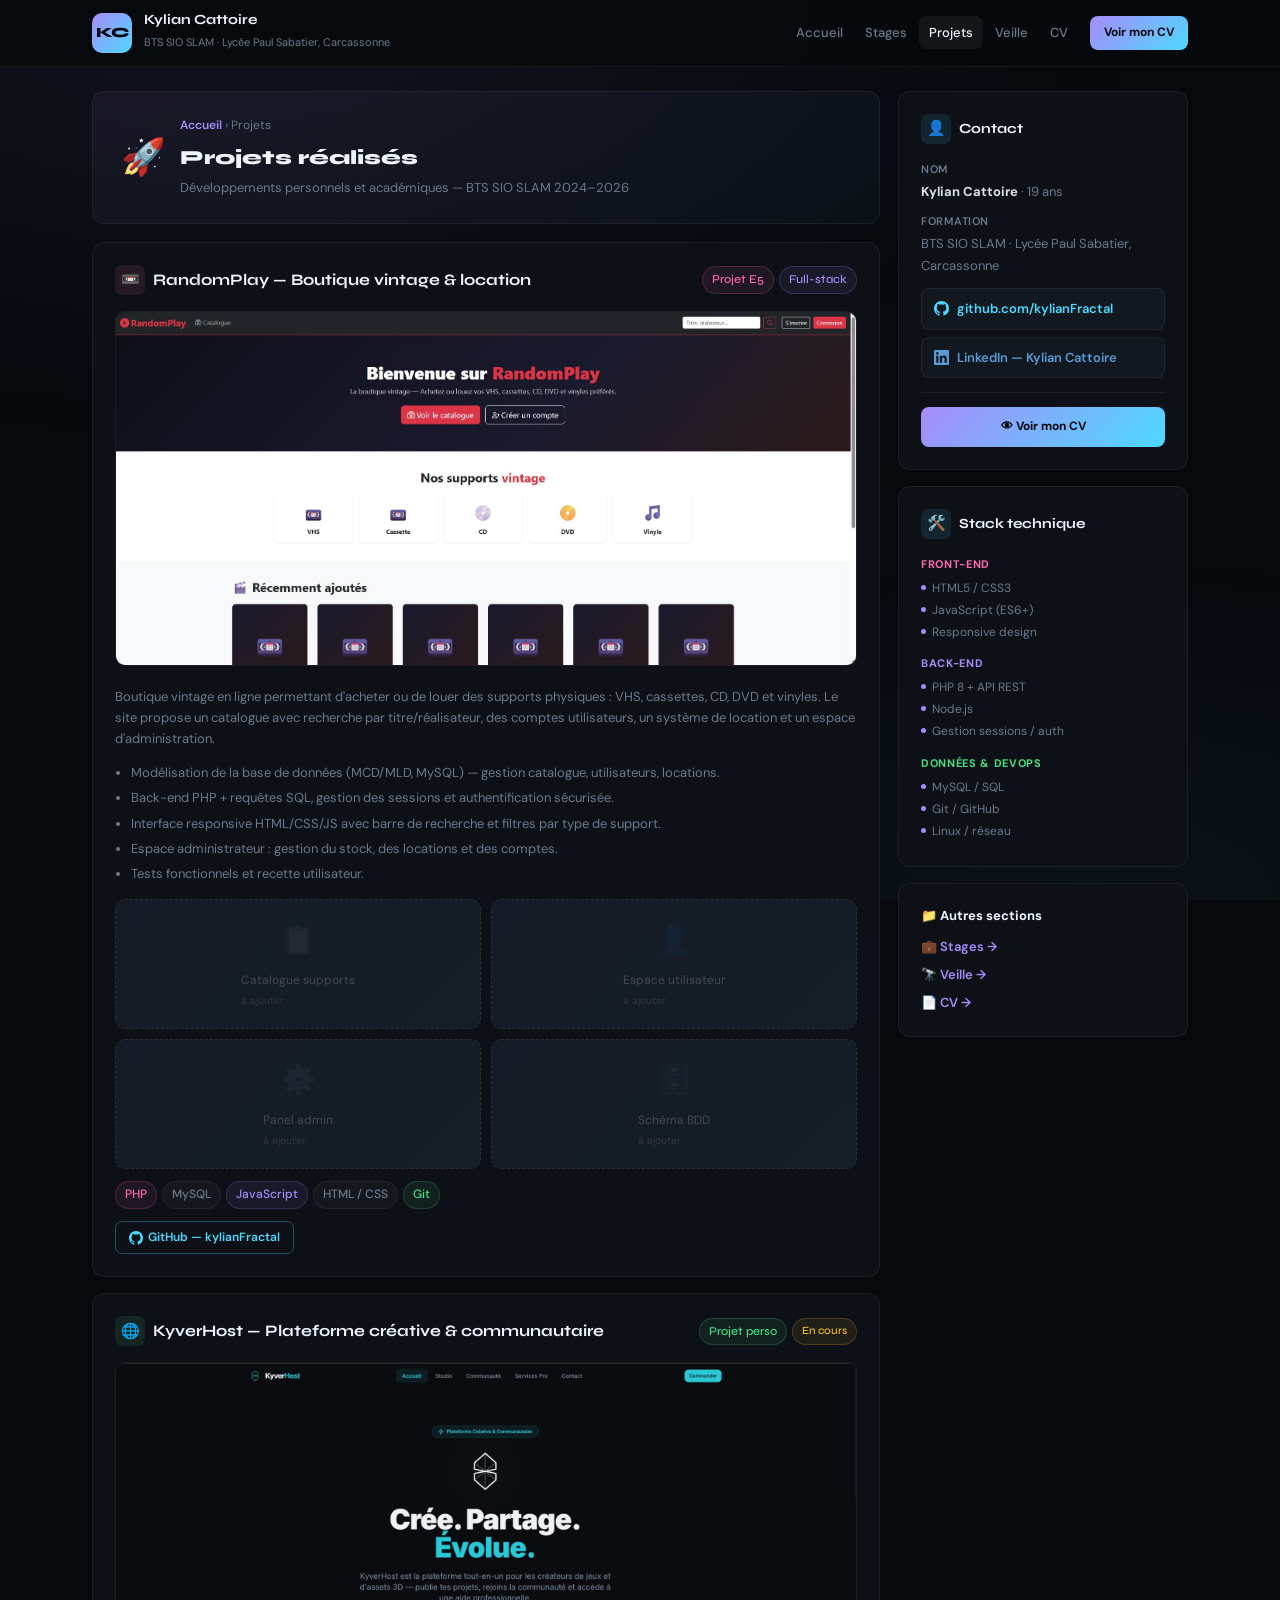
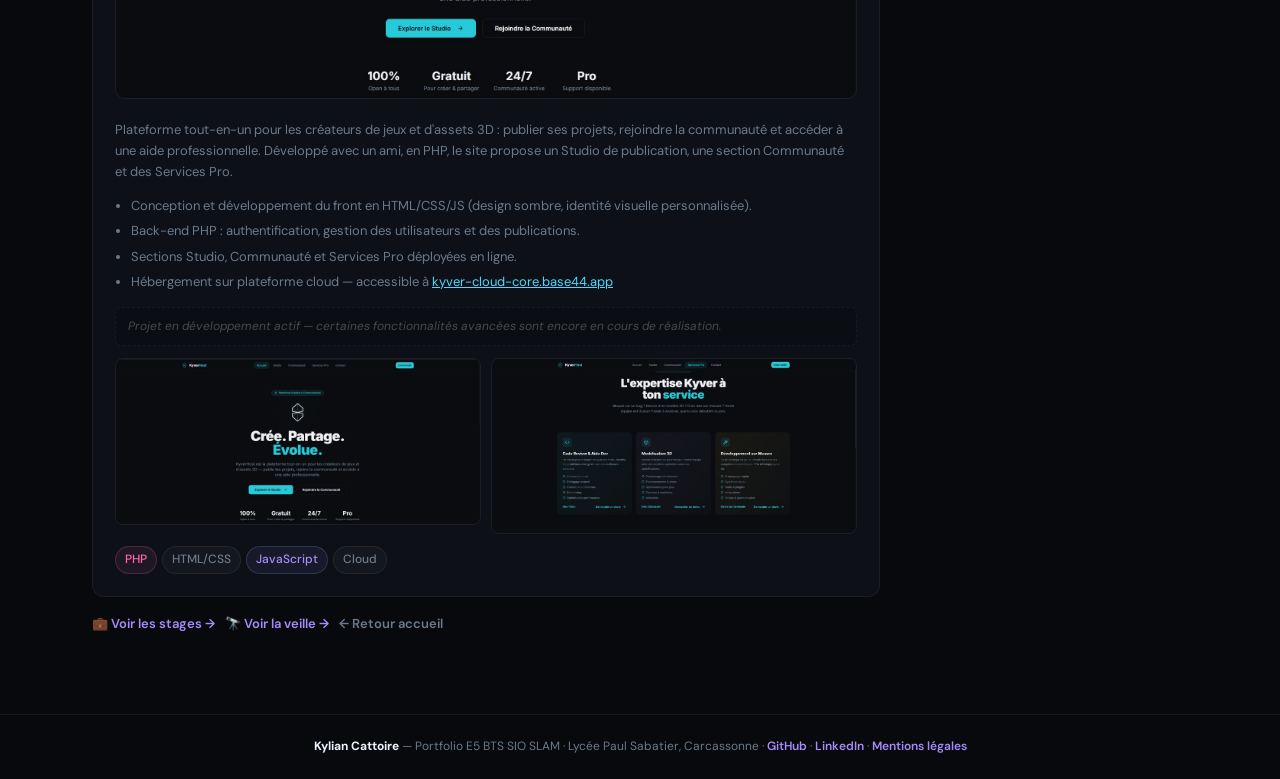
<file: projets.html>
<!DOCTYPE html>
<html lang="fr">
<head>
<meta charset="utf-8"/>
<meta name="viewport" content="width=device-width, initial-scale=1"/>
<title>Projets — Kylian Cattoire · Portfolio BTS SIO SLAM</title>
<link rel="preconnect" href="https://fonts.googleapis.com"/>
<link rel="preconnect" href="https://fonts.gstatic.com" crossorigin/>
<link href="https://fonts.googleapis.com/css2?family=Syne:wght@400;600;700;800&family=DM+Sans:ital,wght@0,300;0,400;0,500;1,400&display=swap" rel="stylesheet"/>
<link rel="stylesheet" href="style.css"/>
</head>
<body>

<!-- ═══ HEADER ═══ -->
<header>
  <div class="hdr">
    <a class="logo" href="index.html">KC</a>
    <div class="brand-txt">
      <h1>Kylian Cattoire</h1>
      <small>BTS SIO SLAM · Lycée Paul Sabatier, Carcassonne</small>
    </div>
    <nav>
      <a href="index.html">Accueil</a>
      <a href="stages.html">Stages</a>
      <a href="projets.html">Projets</a>
      <a href="veille.html">Veille</a>
      <a href="cv.html">CV</a>
    </nav>
    <a class="cv-btn" href="cv.html">Voir mon CV</a>
  </div>
</header>

<!-- ═══ PAGE ═══ -->
<div class="page">
  <div>

    <!-- Bannière page -->
    <div class="page-banner fade-in">
      <div class="page-banner-icon">🚀</div>
      <div>
        <div class="breadcrumb"><a href="index.html">Accueil</a> › Projets</div>
        <h2>Projets réalisés</h2>
        <p>Développements personnels et académiques — BTS SIO SLAM 2024–2026</p>
      </div>
    </div>

    <!-- ── PROJET 1 ── -->
    <div class="card fade-in" id="projet-randomplay">
      <div class="ctitle">
        <div class="cicon" style="background:rgba(255,106,171,.1)">📼</div>
        RandomPlay — Boutique vintage &amp; location
        <div style="margin-left:auto;display:flex;gap:5px">
          <span class="chip pk">Projet E5</span>
          <span class="chip p">Full-stack</span>
        </div>
      </div>
      <img src="assets/randomplay-accueil.png" alt="RandomPlay — page d'accueil" style="width:100%;border-radius:10px;margin-bottom:14px;border:1px solid rgba(255,255,255,.06)"/>
      <p style="font-size:13px;color:var(--muted);margin-bottom:12px;line-height:1.6">
        Boutique vintage en ligne permettant d'acheter ou de louer des supports physiques : VHS, cassettes, CD, DVD et vinyles.
        Le site propose un catalogue avec recherche par titre/réalisateur, des comptes utilisateurs, un système de location et un espace d'administration.
      </p>
      <ul class="tl" style="margin-bottom:14px">
        <li>Modélisation de la base de données (MCD/MLD, MySQL) — gestion catalogue, utilisateurs, locations.</li>
        <li>Back-end PHP + requêtes SQL, gestion des sessions et authentification sécurisée.</li>
        <li>Interface responsive HTML/CSS/JS avec barre de recherche et filtres par type de support.</li>
        <li>Espace administrateur : gestion du stock, des locations et des comptes.</li>
        <li>Tests fonctionnels et recette utilisateur.</li>
      </ul>
      <div class="screens" style="grid-auto-rows:auto">
        <div class="img-ph" style="height:130px"><div class="ph-icon">📋</div><span>Catalogue supports<br><small style="opacity:.6">à ajouter</small></span></div>
        <div class="img-ph" style="height:130px"><div class="ph-icon">👤</div><span>Espace utilisateur<br><small style="opacity:.6">à ajouter</small></span></div>
        <div class="img-ph" style="height:130px"><div class="ph-icon">⚙️</div><span>Panel admin<br><small style="opacity:.6">à ajouter</small></span></div>
        <div class="img-ph" style="height:130px"><div class="ph-icon">🗄️</div><span>Schéma BDD<br><small style="opacity:.6">à ajouter</small></span></div>
      </div>
      <div class="chips" style="margin-top:12px">
        <span class="chip pk">PHP</span><span class="chip">MySQL</span>
        <span class="chip p">JavaScript</span><span class="chip">HTML / CSS</span><span class="chip g">Git</span>
      </div>
      <a class="gh" href="https://github.com/kylianFractal" target="_blank" style="margin-top:12px">
        <svg width="14" height="14" viewBox="0 0 16 16" fill="currentColor"><path d="M8 0C3.58 0 0 3.58 0 8c0 3.54 2.29 6.53 5.47 7.59.4.07.55-.17.55-.38 0-.19-.01-.82-.01-1.49-2.01.37-2.53-.49-2.69-.94-.09-.23-.48-.94-.82-1.13-.28-.15-.68-.52-.01-.53.63-.01 1.08.58 1.23.82.72 1.21 1.87.87 2.33.66.07-.52.28-.87.51-1.07-1.78-.2-3.64-.89-3.64-3.95 0-.87.31-1.59.82-2.15-.08-.2-.36-1.02.08-2.12 0 0 .67-.21 2.2.82.64-.18 1.32-.27 2-.27.68 0 1.36.09 2 .27 1.53-1.04 2.2-.82 2.2-.82.44 1.1.16 1.92.08 2.12.51.56.82 1.27.82 2.15 0 3.07-1.87 3.75-3.65 3.95.29.25.54.73.54 1.48 0 1.07-.01 1.93-.01 2.2 0 .21.15.46.55.38A8.013 8.013 0 0016 8c0-4.42-3.58-8-8-8z"/></svg>
        GitHub — kylianFractal
      </a>
    </div>

    <!-- ── PROJET 2 ── -->
    <div class="card fade-in" id="projet-kyverhost">
      <div class="ctitle">
        <div class="cicon" style="background:rgba(74,222,128,.1)">🌐</div>
        KyverHost — Plateforme créative &amp; communautaire
        <div style="margin-left:auto;display:flex;gap:5px">
          <span class="chip g">Projet perso</span>
          <span class="chip a" style="font-size:11px">En cours</span>
        </div>
      </div>
      <img src="assets/kyverhost-accueil.png" alt="KyverHost — page d'accueil" style="width:100%;border-radius:10px;margin-bottom:14px;border:1px solid rgba(255,255,255,.06)"/>
      <p style="font-size:13px;color:var(--muted);margin-bottom:12px;line-height:1.6">
        Plateforme tout-en-un pour les créateurs de jeux et d'assets 3D : publier ses projets, rejoindre la communauté et accéder à une aide professionnelle.
        Développé avec un ami, en PHP, le site propose un Studio de publication, une section Communauté et des Services Pro.
      </p>
      <ul class="tl" style="margin-bottom:14px">
        <li>Conception et développement du front en HTML/CSS/JS (design sombre, identité visuelle personnalisée).</li>
        <li>Back-end PHP : authentification, gestion des utilisateurs et des publications.</li>
        <li>Sections Studio, Communauté et Services Pro déployées en ligne.</li>
        <li>Hébergement sur plateforme cloud — accessible à <a href="https://kyver-cloud-core.base44.app/" target="_blank" style="color:var(--c)">kyver-cloud-core.base44.app</a></li>
      </ul>
      <div class="unfinished">Projet en développement actif — certaines fonctionnalités avancées sont encore en cours de réalisation.</div>
      <div style="display:grid;grid-template-columns:1fr 1fr;gap:10px;margin:12px 0">
        <a href="assets/kyverhost-accueil.png" target="_blank" rel="noopener">
          <img src="assets/kyverhost-accueil.png" alt="KyverHost — accueil"
               style="width:100%;height:auto;border-radius:8px;border:1px solid rgba(255,255,255,.06);display:block"/>
        </a>
        <a href="assets/kyverhost-services.png" target="_blank" rel="noopener">
          <img src="assets/kyverhost-services.png" alt="KyverHost — Services Pro"
               style="width:100%;height:auto;border-radius:8px;border:1px solid rgba(255,255,255,.06);display:block"/>
        </a>
      </div>
      <div class="chips" style="margin-top:12px">
        <span class="chip pk">PHP</span><span class="chip">HTML/CSS</span>
        <span class="chip p">JavaScript</span><span class="chip">Cloud</span>
      </div>
    </div>

    <!-- Liens nav -->
    <div style="display:flex;gap:10px;flex-wrap:wrap;margin-top:4px">
      <a class="section-link" href="stages.html">💼 Voir les stages →</a>
      <a class="section-link" href="veille.html">🔭 Voir la veille →</a>
      <a class="section-link" href="index.html" style="color:var(--muted)">← Retour accueil</a>
    </div>

  </div>

  <!-- ══ SIDEBAR ══ -->
  <aside>
    <div class="card sb-contact fade-in">
      <div class="ctitle" style="font-size:14px">
        <div class="cicon" style="background:rgba(77,217,255,.1)">👤</div>
        Contact
      </div>
      <div class="label">Nom</div>
      <p style="margin-bottom:10px"><strong>Kylian Cattoire</strong> · 19 ans</p>
      <div class="label">Formation</div>
      <p style="margin-bottom:12px">BTS SIO SLAM · Lycée Paul Sabatier, Carcassonne</p>
      <a class="net-link gh-net" href="https://github.com/kylianFractal" target="_blank">
        <svg width="15" height="15" viewBox="0 0 16 16" fill="currentColor"><path d="M8 0C3.58 0 0 3.58 0 8c0 3.54 2.29 6.53 5.47 7.59.4.07.55-.17.55-.38 0-.19-.01-.82-.01-1.49-2.01.37-2.53-.49-2.69-.94-.09-.23-.48-.94-.82-1.13-.28-.15-.68-.52-.01-.53.63-.01 1.08.58 1.23.82.72 1.21 1.87.87 2.33.66.07-.52.28-.87.51-1.07-1.78-.2-3.64-.89-3.64-3.95 0-.87.31-1.59.82-2.15-.08-.2-.36-1.02.08-2.12 0 0 .67-.21 2.2.82.64-.18 1.32-.27 2-.27.68 0 1.36.09 2 .27 1.53-1.04 2.2-.82 2.2-.82.44 1.1.16 1.92.08 2.12.51.56.82 1.27.82 2.15 0 3.07-1.87 3.75-3.65 3.95.29.25.54.73.54 1.48 0 1.07-.01 1.93-.01 2.2 0 .21.15.46.55.38A8.013 8.013 0 0016 8c0-4.42-3.58-8-8-8z"/></svg>
        github.com/kylianFractal
      </a>
      <a class="net-link li-net" href="https://www.linkedin.com/in/kylian-cattoire-a55704326/" target="_blank">
        <svg width="15" height="15" viewBox="0 0 24 24" fill="currentColor"><path d="M20.447 20.452h-3.554v-5.569c0-1.328-.027-3.037-1.852-3.037-1.853 0-2.136 1.445-2.136 2.939v5.667H9.351V9h3.414v1.561h.046c.477-.9 1.637-1.85 3.37-1.85 3.601 0 4.267 2.37 4.267 5.455v6.286zM5.337 7.433c-1.144 0-2.063-.926-2.063-2.065 0-1.138.92-2.063 2.063-2.063 1.14 0 2.064.925 2.064 2.063 0 1.139-.925 2.065-2.064 2.065zm1.782 13.019H3.555V9h3.564v11.452zM22.225 0H1.771C.792 0 0 .774 0 1.729v20.542C0 23.227.792 24 1.771 24h20.451C23.2 24 24 23.227 24 22.271V1.729C24 .774 23.2 0 22.222 0h.003z"/></svg>
        LinkedIn — Kylian Cattoire
      </a>
      <div class="divider"></div>
      <a class="cv-btn" href="cv.html" style="display:block;text-align:center;padding:10px">👁 Voir mon CV</a>
    </div>

    <div class="card fade-in">
      <div class="ctitle" style="font-size:14px">
        <div class="cicon" style="background:rgba(77,217,255,.1)">🛠️</div>
        Stack technique
      </div>
      <div class="cg">
        <div class="cg-title" style="color:var(--pk)">Front-end</div>
        <div class="ci">HTML5 / CSS3</div>
        <div class="ci">JavaScript (ES6+)</div>
        <div class="ci">Responsive design</div>
      </div>
      <div class="cg">
        <div class="cg-title" style="color:var(--p)">Back-end</div>
        <div class="ci">PHP 8 + API REST</div>
        <div class="ci">Node.js</div>
        <div class="ci">Gestion sessions / auth</div>
      </div>
      <div class="cg" style="margin-bottom:0">
        <div class="cg-title" style="color:var(--g)">Données & DevOps</div>
        <div class="ci">MySQL / SQL</div>
        <div class="ci">Git / GitHub</div>
        <div class="ci">Linux / réseau</div>
      </div>
    </div>

    <div class="card fade-in">
      <div style="font-size:12px;color:var(--muted);line-height:1.6">
        <strong style="color:var(--head);font-size:13px">📁 Autres sections</strong>
        <div style="margin-top:10px;display:flex;flex-direction:column;gap:7px">
          <a href="stages.html" class="section-link">💼 Stages →</a>
          <a href="veille.html" class="section-link">🔭 Veille →</a>
          <a href="cv.html" class="section-link">📄 CV →</a>
        </div>
      </div>
    </div>
  </aside>
</div>

<!-- ═══ FOOTER ═══ -->
<footer>
  <strong style="color:var(--head)">Kylian Cattoire</strong> — Portfolio E5 BTS SIO SLAM ·
  Lycée Paul Sabatier, Carcassonne ·
  <a href="https://github.com/kylianFractal" target="_blank">GitHub</a> ·
  <a href="https://www.linkedin.com/in/kylian-cattoire-a55704326/" target="_blank">LinkedIn</a> ·
  <a href="mentions-legales.html">Mentions légales</a>
</footer>

<script src="main.js"></script>
</body>
</html>
</file>
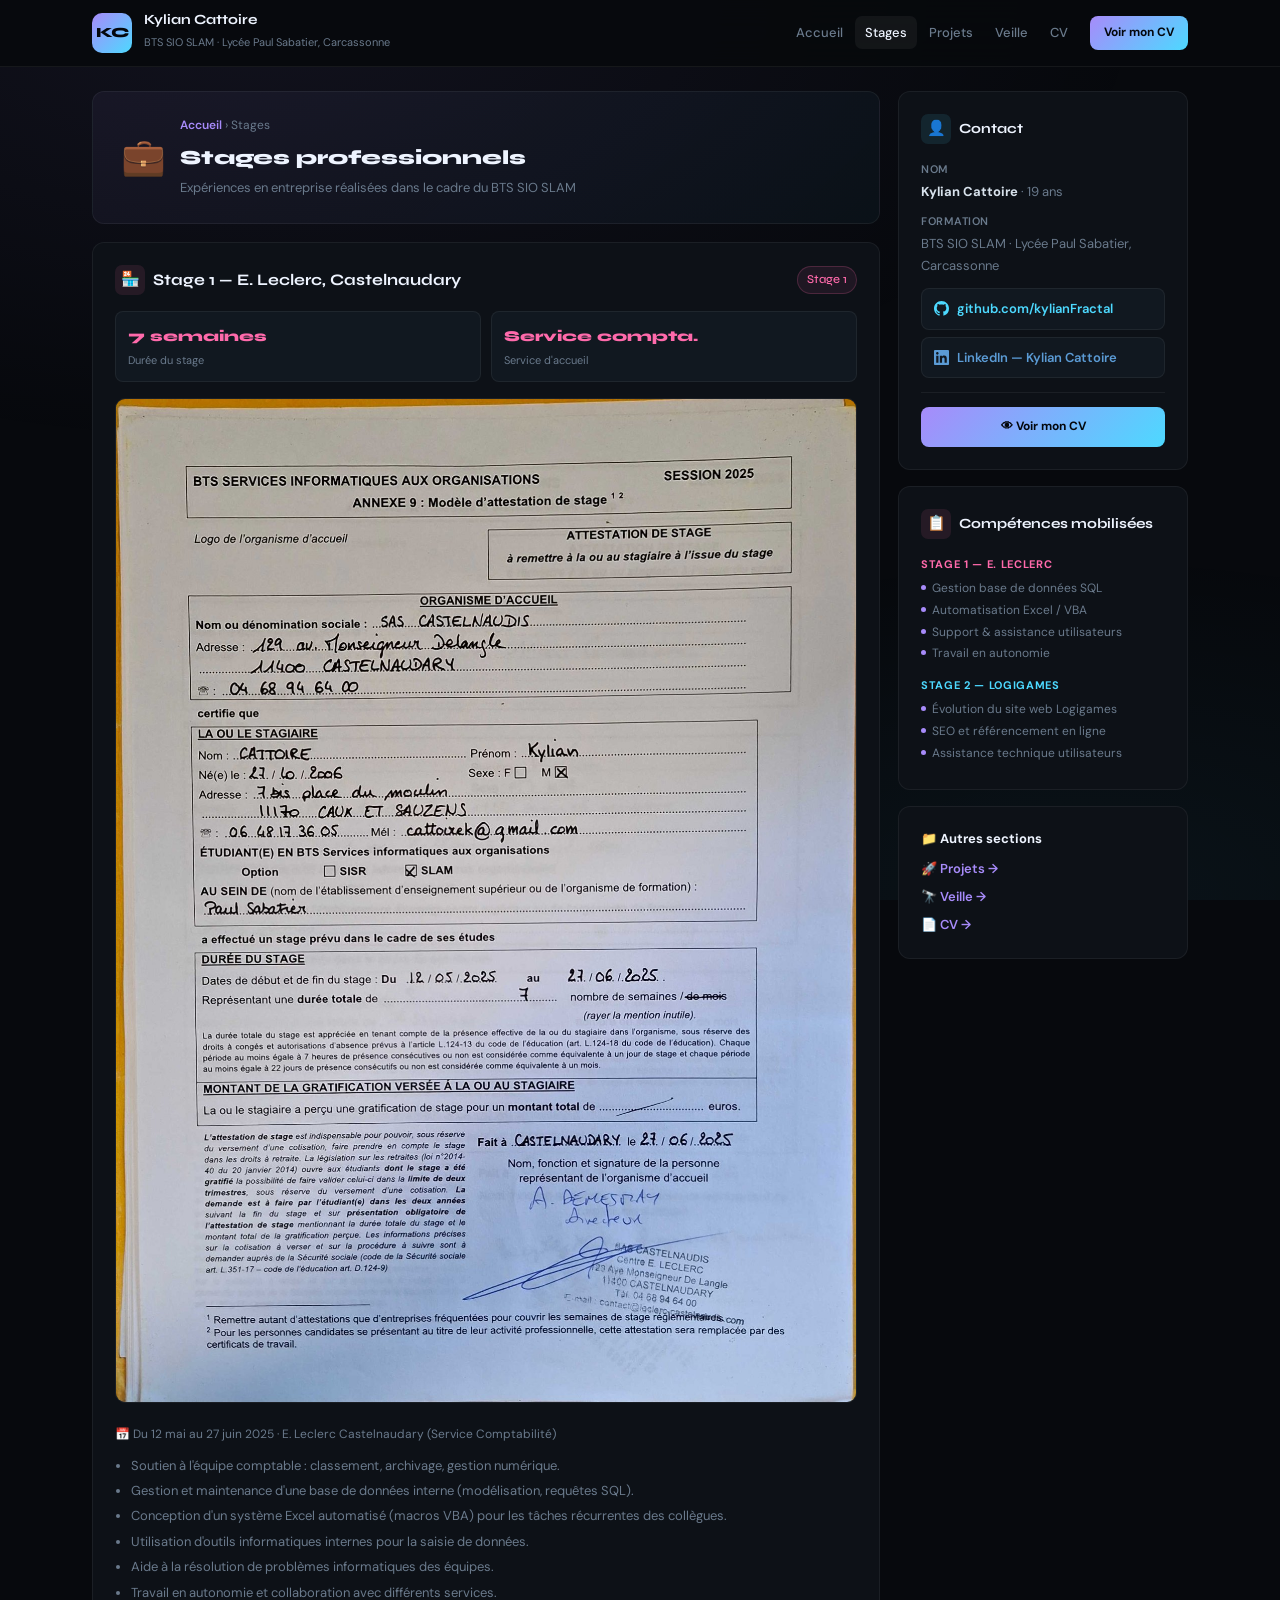
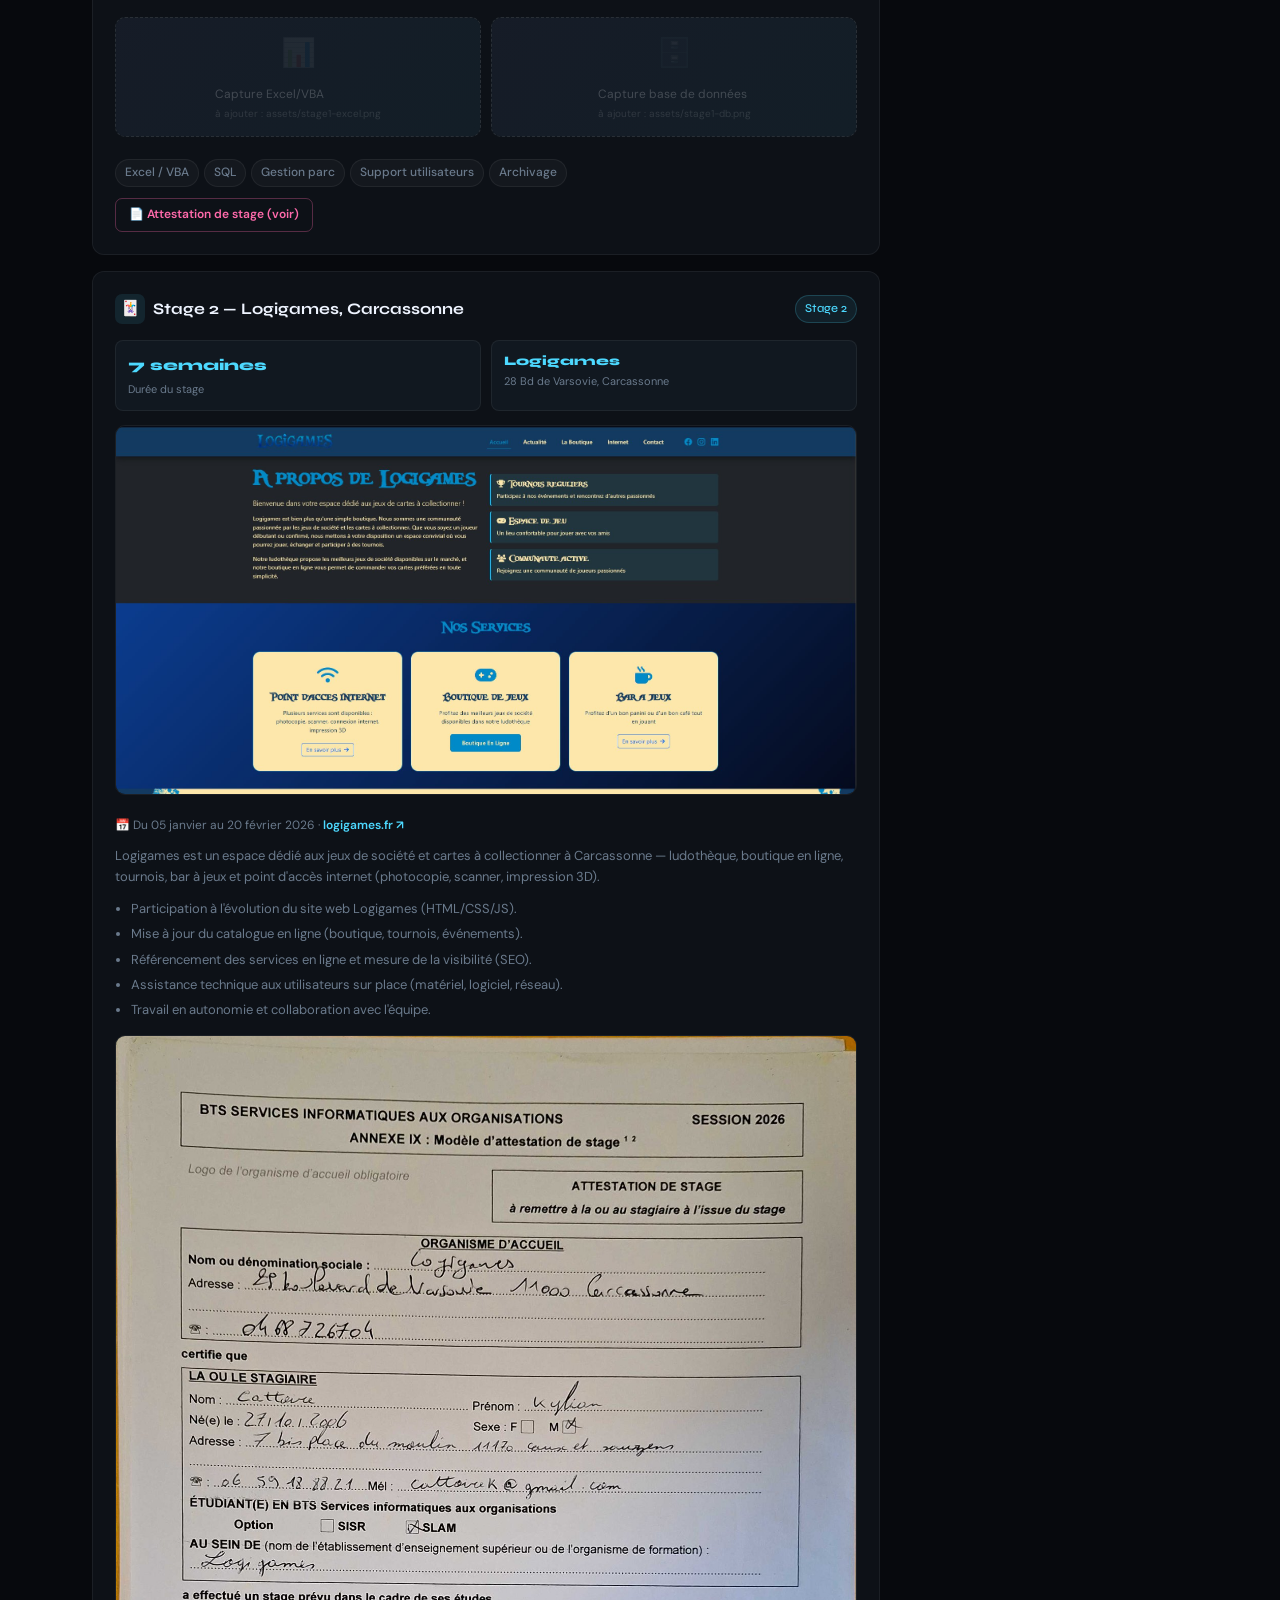
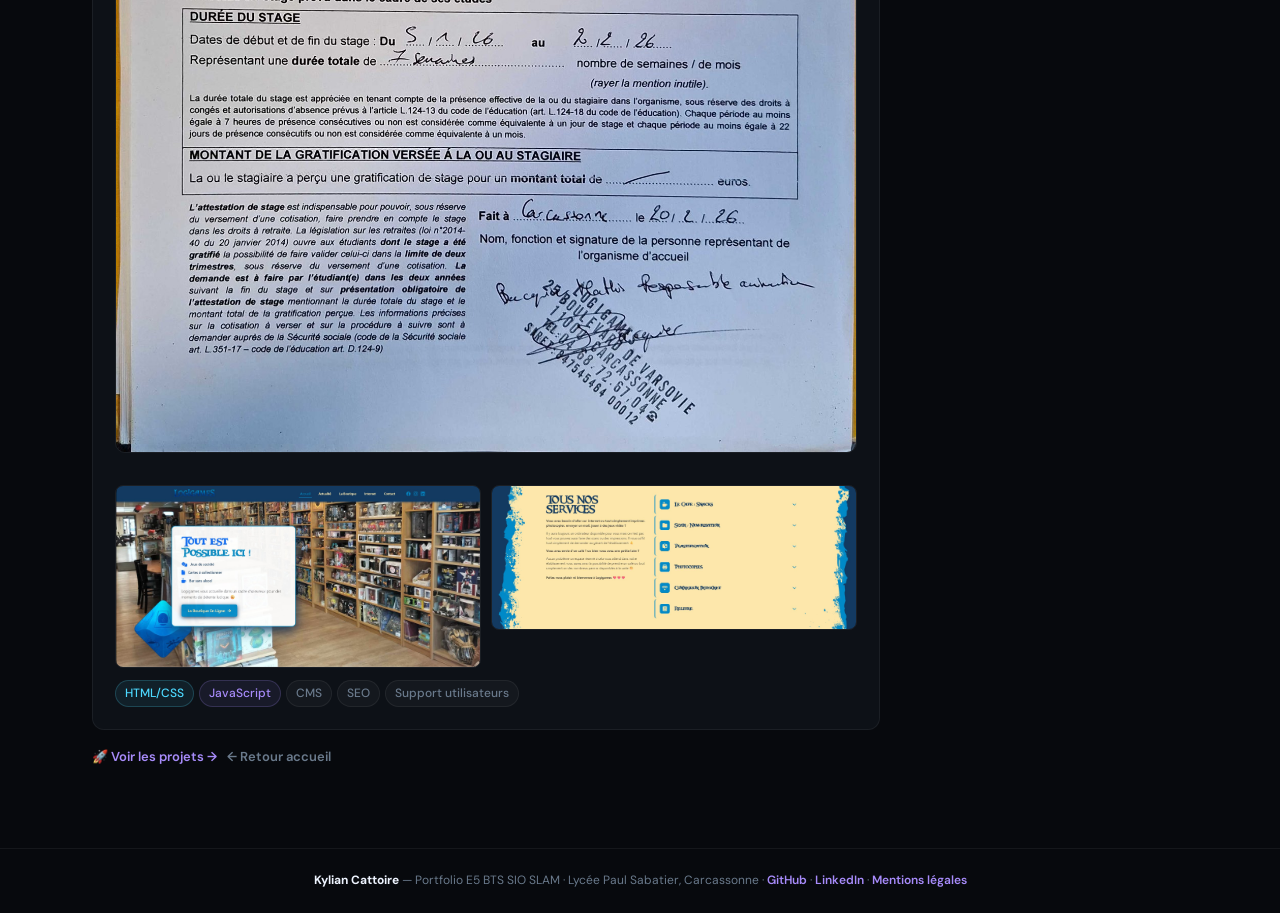
<file: stages.html>
<!DOCTYPE html>
<html lang="fr">
<head>
<meta charset="utf-8"/>
<meta name="viewport" content="width=device-width, initial-scale=1"/>
<title>Stages — Kylian Cattoire · Portfolio BTS SIO SLAM</title>
<link rel="preconnect" href="https://fonts.googleapis.com"/>
<link rel="preconnect" href="https://fonts.gstatic.com" crossorigin/>
<link href="https://fonts.googleapis.com/css2?family=Syne:wght@400;600;700;800&family=DM+Sans:ital,wght@0,300;0,400;0,500;1,400&display=swap" rel="stylesheet"/>
<link rel="stylesheet" href="style.css"/>
</head>
<body>

<!-- ═══ HEADER ═══ -->
<header>
  <div class="hdr">
    <a class="logo" href="index.html">KC</a>
    <div class="brand-txt">
      <h1>Kylian Cattoire</h1>
      <small>BTS SIO SLAM · Lycée Paul Sabatier, Carcassonne</small>
    </div>
    <nav>
      <a href="index.html">Accueil</a>
      <a href="stages.html">Stages</a>
      <a href="projets.html">Projets</a>
      <a href="veille.html">Veille</a>
      <a href="cv.html">CV</a>
    </nav>
    <a class="cv-btn" href="cv.html">Voir mon CV</a>
  </div>
</header>

<!-- ═══ PAGE ═══ -->
<div class="page">
  <div>

    <!-- Bannière page -->
    <div class="page-banner fade-in">
      <div class="page-banner-icon">💼</div>
      <div>
        <div class="breadcrumb"><a href="index.html">Accueil</a> › Stages</div>
        <h2>Stages professionnels</h2>
        <p>Expériences en entreprise réalisées dans le cadre du BTS SIO SLAM</p>
      </div>
    </div>

    <!-- ── STAGE 1 ── -->
    <div class="card fade-in" id="stage1">
      <div class="ctitle">
        <div class="cicon" style="background:rgba(255,106,171,.1)">🏪</div>
        Stage 1 — E. Leclerc, Castelnaudary
        <span class="chip pk" style="margin-left:auto">Stage 1</span>
      </div>

      <div style="display:grid;grid-template-columns:1fr 1fr;gap:10px;margin-bottom:16px">
        <div class="stat"><div class="n" style="font-size:15px;color:var(--pk)">7 semaines</div><div class="l">Durée du stage</div></div>
        <div class="stat"><div class="n" style="font-size:15px;color:var(--pk)">Service compta.</div><div class="l">Service d'accueil</div></div>
      </div>

      <a href="assets/attestation-stage1.png" target="_blank" rel="noopener">
        <img src="assets/attestation-stage1.png" alt="Attestation Stage 1 — E.Leclerc Castelnaudary"
             style="width:100%;border-radius:10px;margin-bottom:14px;border:1px solid rgba(255,255,255,.06);cursor:zoom-in"/>
      </a>

      <div class="stage-meta">📅 Du 12 mai au 27 juin 2025 · E. Leclerc Castelnaudary (Service Comptabilité)</div>

      <ul class="tl" style="margin-bottom:14px">
        <li>Soutien à l'équipe comptable : classement, archivage, gestion numérique.</li>
        <li>Gestion et maintenance d'une base de données interne (modélisation, requêtes SQL).</li>
        <li>Conception d'un système Excel automatisé (macros VBA) pour les tâches récurrentes des collègues.</li>
        <li>Utilisation d'outils informatiques internes pour la saisie de données.</li>
        <li>Aide à la résolution de problèmes informatiques des équipes.</li>
        <li>Travail en autonomie et collaboration avec différents services.</li>
      </ul>

      <!-- Captures travaux — à compléter quand tu auras les images -->
      <div class="screens">
        <div class="img-ph" style="height:120px"><div class="ph-icon">📊</div><span>Capture Excel/VBA<br><small style="opacity:.6">à ajouter : assets/stage1-excel.png</small></span></div>
        <div class="img-ph" style="height:120px"><div class="ph-icon">🗄️</div><span>Capture base de données<br><small style="opacity:.6">à ajouter : assets/stage1-db.png</small></span></div>
      </div>

      <div class="chips" style="margin-top:12px">
        <span class="chip">Excel / VBA</span>
        <span class="chip">SQL</span>
        <span class="chip">Gestion parc</span>
        <span class="chip">Support utilisateurs</span>
        <span class="chip">Archivage</span>
      </div>
      <a class="dl pk" href="assets/attestation-stage1.png" title="Attestation Stage 1 — E.Leclerc" target="_blank">📄 Attestation de stage (voir)</a>
    </div>

    <!-- ── STAGE 2 ── -->
    <div class="card fade-in" id="stage2">
      <div class="ctitle">
        <div class="cicon" style="background:rgba(77,217,255,.1)">🃏</div>
        Stage 2 — Logigames, Carcassonne
        <span class="chip c" style="margin-left:auto">Stage 2</span>
      </div>

      <div style="display:grid;grid-template-columns:1fr 1fr;gap:10px;margin-bottom:14px">
        <div class="stat"><div class="n" style="font-size:15px;color:var(--c)">7 semaines</div><div class="l">Durée du stage</div></div>
        <div class="stat"><div class="n" style="font-size:13px;color:var(--c);line-height:1.3">Logigames</div><div class="l">28 Bd de Varsovie, Carcassonne</div></div>
      </div>

      <!-- Photo du site Logigames -->
      <a href="https://logigames.fr" target="_blank" rel="noopener">
        <img src="assets/logigames-accueil.png" alt="Site Logigames — jeux de société Carcassonne"
             style="width:100%;border-radius:10px;margin-bottom:14px;border:1px solid rgba(255,255,255,.06);cursor:pointer"/>
      </a>

      <div class="stage-meta">📅 Du 05 janvier au 20 février 2026 · <a href="https://logigames.fr" target="_blank" style="color:var(--c);text-decoration:none;font-weight:600">logigames.fr ↗</a></div>

      <p style="font-size:13px;color:var(--muted);margin:8px 0 10px;line-height:1.6">
        Logigames est un espace dédié aux jeux de société et cartes à collectionner à Carcassonne — ludothèque,
        boutique en ligne, tournois, bar à jeux et point d'accès internet (photocopie, scanner, impression 3D).
      </p>

      <ul class="tl" style="margin-bottom:14px">
        <li>Participation à l'évolution du site web Logigames (HTML/CSS/JS).</li>
        <li>Mise à jour du catalogue en ligne (boutique, tournois, événements).</li>
        <li>Référencement des services en ligne et mesure de la visibilité (SEO).</li>
        <li>Assistance technique aux utilisateurs sur place (matériel, logiciel, réseau).</li>
        <li>Travail en autonomie et collaboration avec l'équipe.</li>
      </ul>

      <!-- Attestation visible directement -->
      <a href="assets/attestation-stage2.png" target="_blank" rel="noopener">
        <img src="assets/attestation-stage2.png" alt="Attestation de stage — Logigames Carcassonne"
             style="width:100%;border-radius:10px;margin-bottom:12px;border:1px solid rgba(255,255,255,.06);cursor:zoom-in"/>
      </a>

      <!-- Captures de travaux — à compléter -->
      <div style="display:grid;grid-template-columns:1fr 1fr;gap:10px;margin:12px 0">
        <a href="assets/logigames-boutique.png" target="_blank" rel="noopener">
          <img src="assets/logigames-boutique.png" alt="Logigames — boutique"
               style="width:100%;height:auto;border-radius:8px;border:1px solid rgba(255,255,255,.06);display:block"/>
        </a>
        <a href="assets/logigames-services.png" target="_blank" rel="noopener">
          <img src="assets/logigames-services.png" alt="Logigames — services"
               style="width:100%;height:auto;border-radius:8px;border:1px solid rgba(255,255,255,.06);display:block"/>
        </a>
      </div>

      <div class="chips" style="margin-top:12px">
        <span class="chip c">HTML/CSS</span>
        <span class="chip p">JavaScript</span>
        <span class="chip">CMS</span>
        <span class="chip">SEO</span>
        <span class="chip">Support utilisateurs</span>
      </div>
    </div>

    <!-- ── Liens ── -->
    <div style="display:flex;gap:10px;flex-wrap:wrap;margin-top:4px">
      <a class="section-link" href="projets.html">🚀 Voir les projets →</a>
      <a class="section-link" href="index.html" style="color:var(--muted)">← Retour accueil</a>
    </div>

  </div>

  <!-- ══ SIDEBAR ══ -->
  <aside>
    <div class="card sb-contact fade-in">
      <div class="ctitle" style="font-size:14px">
        <div class="cicon" style="background:rgba(77,217,255,.1)">👤</div>
        Contact
      </div>
      <div class="label">Nom</div>
      <p style="margin-bottom:10px"><strong>Kylian Cattoire</strong> · 19 ans</p>
      <div class="label">Formation</div>
      <p style="margin-bottom:12px">BTS SIO SLAM · Lycée Paul Sabatier, Carcassonne</p>
      <a class="net-link gh-net" href="https://github.com/kylianFractal" target="_blank">
        <svg width="15" height="15" viewBox="0 0 16 16" fill="currentColor"><path d="M8 0C3.58 0 0 3.58 0 8c0 3.54 2.29 6.53 5.47 7.59.4.07.55-.17.55-.38 0-.19-.01-.82-.01-1.49-2.01.37-2.53-.49-2.69-.94-.09-.23-.48-.94-.82-1.13-.28-.15-.68-.52-.01-.53.63-.01 1.08.58 1.23.82.72 1.21 1.87.87 2.33.66.07-.52.28-.87.51-1.07-1.78-.2-3.64-.89-3.64-3.95 0-.87.31-1.59.82-2.15-.08-.2-.36-1.02.08-2.12 0 0 .67-.21 2.2.82.64-.18 1.32-.27 2-.27.68 0 1.36.09 2 .27 1.53-1.04 2.2-.82 2.2-.82.44 1.1.16 1.92.08 2.12.51.56.82 1.27.82 2.15 0 3.07-1.87 3.75-3.65 3.95.29.25.54.73.54 1.48 0 1.07-.01 1.93-.01 2.2 0 .21.15.46.55.38A8.013 8.013 0 0016 8c0-4.42-3.58-8-8-8z"/></svg>
        github.com/kylianFractal
      </a>
      <a class="net-link li-net" href="https://www.linkedin.com/in/kylian-cattoire-a55704326/" target="_blank">
        <svg width="15" height="15" viewBox="0 0 24 24" fill="currentColor"><path d="M20.447 20.452h-3.554v-5.569c0-1.328-.027-3.037-1.852-3.037-1.853 0-2.136 1.445-2.136 2.939v5.667H9.351V9h3.414v1.561h.046c.477-.9 1.637-1.85 3.37-1.85 3.601 0 4.267 2.37 4.267 5.455v6.286zM5.337 7.433c-1.144 0-2.063-.926-2.063-2.065 0-1.138.92-2.063 2.063-2.063 1.14 0 2.064.925 2.064 2.063 0 1.139-.925 2.065-2.064 2.065zm1.782 13.019H3.555V9h3.564v11.452zM22.225 0H1.771C.792 0 0 .774 0 1.729v20.542C0 23.227.792 24 1.771 24h20.451C23.2 24 24 23.227 24 22.271V1.729C24 .774 23.2 0 22.222 0h.003z"/></svg>
        LinkedIn — Kylian Cattoire
      </a>
      <div class="divider"></div>
      <a class="cv-btn" href="cv.html" style="display:block;text-align:center;padding:10px">👁 Voir mon CV</a>
    </div>

    <div class="card fade-in">
      <div class="ctitle" style="font-size:14px">
        <div class="cicon" style="background:rgba(255,106,171,.1)">📋</div>
        Compétences mobilisées
      </div>
      <div class="cg">
        <div class="cg-title" style="color:var(--pk)">Stage 1 — E. Leclerc</div>
        <div class="ci">Gestion base de données SQL</div>
        <div class="ci">Automatisation Excel / VBA</div>
        <div class="ci">Support &amp; assistance utilisateurs</div>
        <div class="ci">Travail en autonomie</div>
      </div>
      <div class="cg" style="margin-bottom:0">
        <div class="cg-title" style="color:var(--c)">Stage 2 — Logigames</div>
        <div class="ci">Évolution du site web Logigames</div>
        <div class="ci">SEO et référencement en ligne</div>
        <div class="ci">Assistance technique utilisateurs</div>
      </div>
    </div>

    <div class="card fade-in">
      <div style="font-size:12px;color:var(--muted);line-height:1.6">
        <strong style="color:var(--head);font-size:13px">📁 Autres sections</strong>
        <div style="margin-top:10px;display:flex;flex-direction:column;gap:7px">
          <a href="projets.html" class="section-link">🚀 Projets →</a>
          <a href="veille.html" class="section-link">🔭 Veille →</a>
          <a href="cv.html" class="section-link">📄 CV →</a>
        </div>
      </div>
    </div>
  </aside>
</div>

<!-- ═══ FOOTER ═══ -->
<footer>
  <strong style="color:var(--head)">Kylian Cattoire</strong> — Portfolio E5 BTS SIO SLAM ·
  Lycée Paul Sabatier, Carcassonne ·
  <a href="https://github.com/kylianFractal" target="_blank">GitHub</a> ·
  <a href="https://www.linkedin.com/in/kylian-cattoire-a55704326/" target="_blank">LinkedIn</a> ·
  <a href="mentions-legales.html">Mentions légales</a>
</footer>

<script src="main.js"></script>
</body>
</html>
</file>
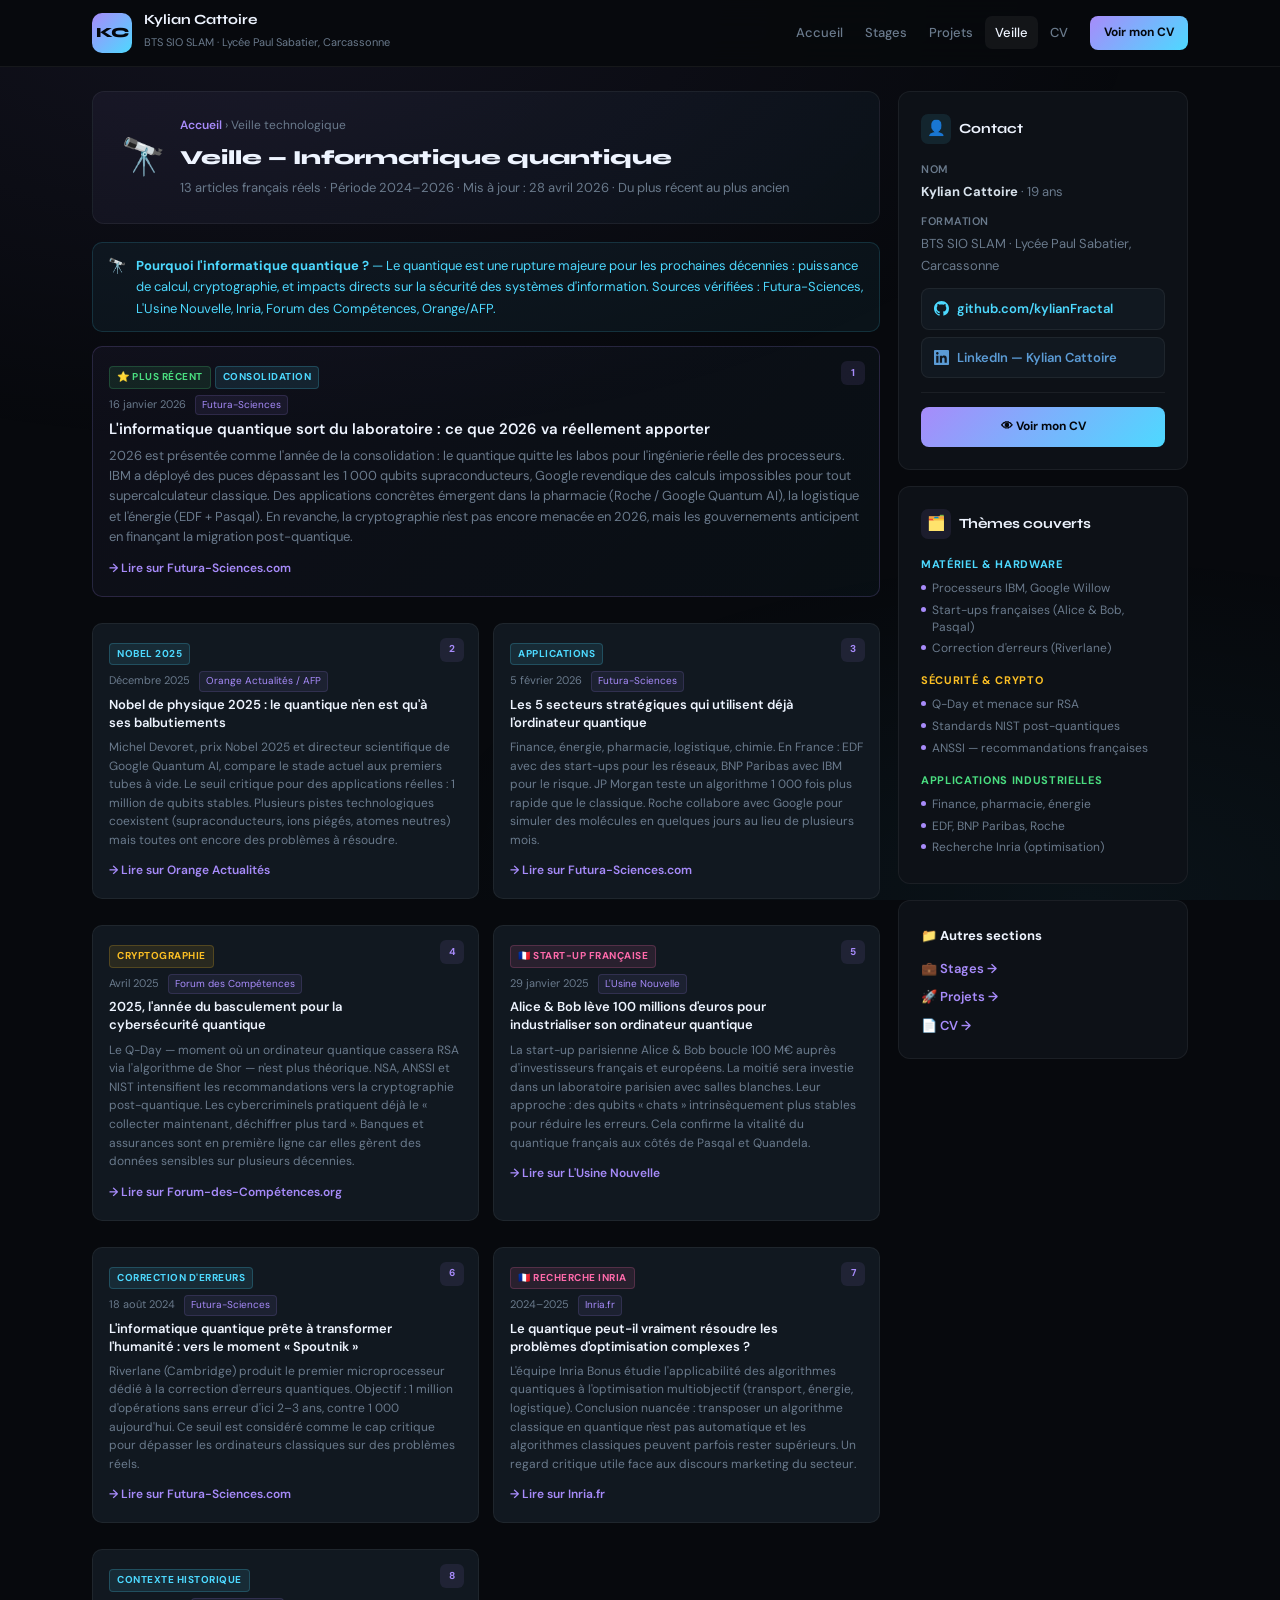
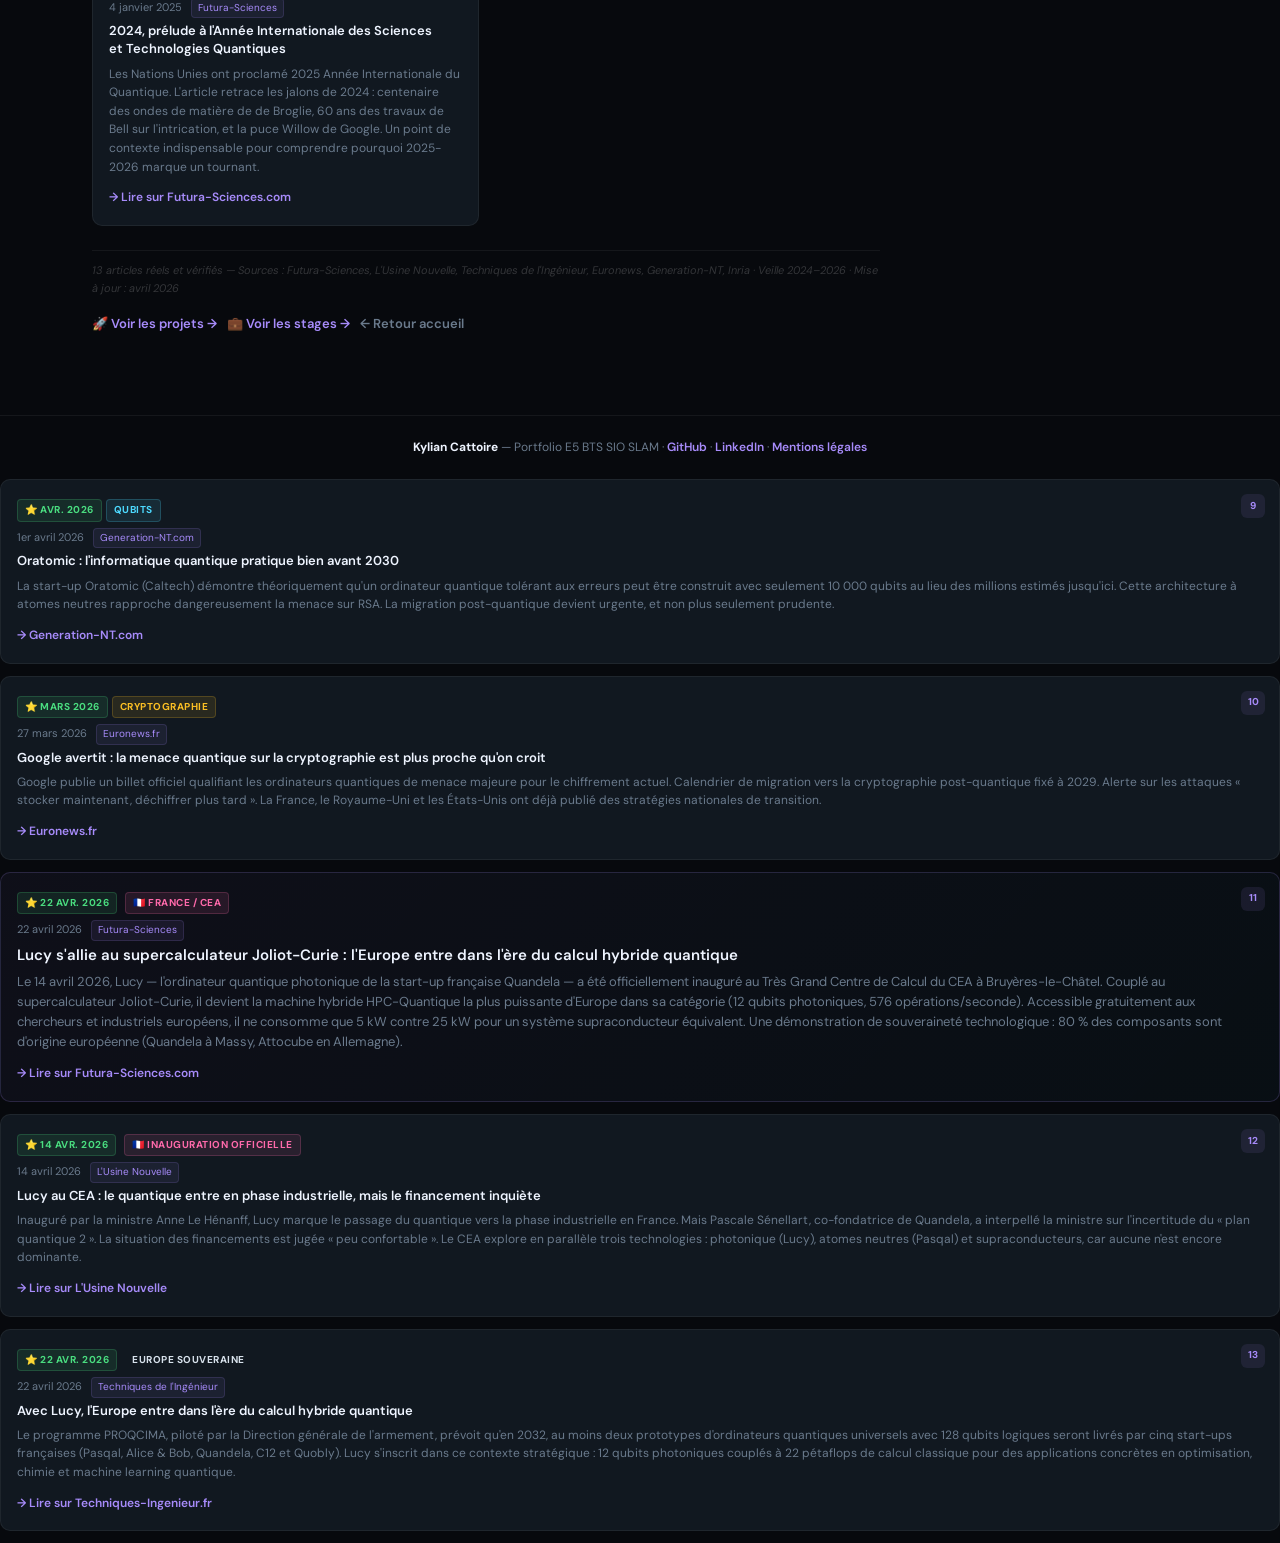
<file: veille.html>
<!DOCTYPE html>
<html lang="fr">
<head>
<meta charset="utf-8"/>
<meta name="viewport" content="width=device-width, initial-scale=1"/>
<title>Veille technologique — Kylian Cattoire · Portfolio BTS SIO SLAM</title>
<link rel="preconnect" href="https://fonts.googleapis.com"/>
<link rel="preconnect" href="https://fonts.gstatic.com" crossorigin/>
<link href="https://fonts.googleapis.com/css2?family=Syne:wght@400;600;700;800&family=DM+Sans:ital,wght@0,300;0,400;0,500;1,400&display=swap" rel="stylesheet"/>
<link rel="stylesheet" href="style.css"/>
<style>
.vi-tag{display:inline-flex;align-items:center;padding:2px 7px;border-radius:4px;font-size:10px;font-weight:700;text-transform:uppercase;letter-spacing:.05em;margin-right:4px;}
.tag-new {background:rgba(74,222,128,.1);color:var(--g);border:1px solid rgba(74,222,128,.2);}
.tag-cryp{background:rgba(251,191,36,.1);color:var(--a);border:1px solid rgba(251,191,36,.2);}
.tag-hw  {background:rgba(77,217,255,.1);color:var(--c);border:1px solid rgba(77,217,255,.2);}
.tag-fr  {background:rgba(255,106,171,.1);color:var(--pk);border:1px solid rgba(255,106,171,.2);}
.veille-grid{display:grid;grid-template-columns:1fr 1fr;gap:14px;}
@media(max-width:700px){.veille-grid{grid-template-columns:1fr;}}
.vi-full{grid-column:1/-1;background:linear-gradient(135deg,rgba(167,139,250,.05),rgba(77,217,255,.03));border-color:rgba(167,139,250,.18)!important;}
.vi-full .vi-title{font-size:15px;}
.vi-full .vi-txt{font-size:13px;}
</style>
</head>
<body>

<header>
  <div class="hdr">
    <a class="logo" href="index.html">KC</a>
    <div class="brand-txt"><h1>Kylian Cattoire</h1><small>BTS SIO SLAM · Lycée Paul Sabatier, Carcassonne</small></div>
    <nav>
      <a href="index.html">Accueil</a><a href="stages.html">Stages</a><a href="projets.html">Projets</a>
      <a href="veille.html" class="active">Veille</a><a href="cv.html">CV</a>
    </nav>
    <a class="cv-btn" href="cv.html">Voir mon CV</a>
  </div>
</header>

<div class="page">
<div>

  <div class="page-banner fade-in">
    <div class="page-banner-icon">🔭</div>
    <div>
      <div class="breadcrumb"><a href="index.html">Accueil</a> › Veille technologique</div>
      <h2>Veille — Informatique quantique</h2>
      <p>13 articles français réels · Période 2024–2026 · Mis à jour : 28 avril 2026 · Du plus récent au plus ancien</p>
    </div>
  </div>

  <div class="alert info fade-in">
    <span class="alert-ico">🔭</span>
    <div>
      <strong>Pourquoi l'informatique quantique ?</strong> — Le quantique est une rupture majeure pour les prochaines décennies : puissance de calcul, cryptographie, et impacts directs sur la sécurité des systèmes d'information. Sources vérifiées : Futura-Sciences, L'Usine Nouvelle, Inria, Forum des Compétences, Orange/AFP.
    </div>
  </div>

  <div class="veille-grid">

    <!-- 1 — Futura-Sciences janv. 2026 — PLEINE LARGEUR -->
    <div class="vi vi-full fade-in">
      <div class="vi-num">1</div>
      <div style="margin-bottom:6px"><span class="vi-tag tag-new">⭐ Plus récent</span><span class="vi-tag tag-hw">Consolidation</span></div>
      <div class="vi-date">16 janvier 2026 <span class="vi-src">Futura-Sciences</span></div>
      <div class="vi-title">L'informatique quantique sort du laboratoire : ce que 2026 va réellement apporter</div>
      <div class="vi-txt">
        2026 est présentée comme l'année de la consolidation : le quantique quitte les labos pour l'ingénierie réelle des processeurs. IBM a déployé des puces dépassant les 1 000 qubits supraconducteurs, Google revendique des calculs impossibles pour tout supercalculateur classique. Des applications concrètes émergent dans la pharmacie (Roche / Google Quantum AI), la logistique et l'énergie (EDF + Pasqal). En revanche, la cryptographie n'est pas encore menacée en 2026, mais les gouvernements anticipent en finançant la migration post-quantique.
      </div>
      <a class="vi-link" href="https://www.futura-sciences.com/tech/actualites/ordinateur-quantique-informatique-quantique-sort-laboratoire-ce-2026-va-reellement-apporter-129974/" target="_blank" rel="noopener">→ Lire sur Futura-Sciences.com</a>
    </div>

    <!-- 2 — Orange/AFP déc. 2025 -->
    <div class="vi fade-in">
      <div class="vi-num">2</div>
      <div style="margin-bottom:6px"><span class="vi-tag tag-hw">Nobel 2025</span></div>
      <div class="vi-date">Décembre 2025 <span class="vi-src">Orange Actualités / AFP</span></div>
      <div class="vi-title">Nobel de physique 2025 : le quantique n'en est qu'à ses balbutiements</div>
      <div class="vi-txt">
        Michel Devoret, prix Nobel 2025 et directeur scientifique de Google Quantum AI, compare le stade actuel aux premiers tubes à vide. Le seuil critique pour des applications réelles : 1 million de qubits stables. Plusieurs pistes technologiques coexistent (supraconducteurs, ions piégés, atomes neutres) mais toutes ont encore des problèmes à résoudre.
      </div>
      <a class="vi-link" href="https://actu.orange.fr/societe/high-tech/pour-le-nobel-de-physique-2025-l-ordinateur-quantique-n-en-est-qu-a-ses-balbutiements-CNT000002mfzxz.html" target="_blank" rel="noopener">→ Lire sur Orange Actualités</a>
    </div>

    <!-- 3 — Futura-Sciences fév. 2026 -->
    <div class="vi fade-in">
      <div class="vi-num">3</div>
      <div style="margin-bottom:6px"><span class="vi-tag tag-hw">Applications</span></div>
      <div class="vi-date">5 février 2026 <span class="vi-src">Futura-Sciences</span></div>
      <div class="vi-title">Les 5 secteurs stratégiques qui utilisent déjà l'ordinateur quantique</div>
      <div class="vi-txt">
        Finance, énergie, pharmacie, logistique, chimie. En France : EDF avec des start-ups pour les réseaux, BNP Paribas avec IBM pour le risque. JP Morgan teste un algorithme 1 000 fois plus rapide que le classique. Roche collabore avec Google pour simuler des molécules en quelques jours au lieu de plusieurs mois.
      </div>
      <a class="vi-link" href="https://www.futura-sciences.com/tech/actualites/tech-fest-ordinateur-quantique-va-tout-changer-voici-5-secteurs-strategiques-utilisent-deja-130909/" target="_blank" rel="noopener">→ Lire sur Futura-Sciences.com</a>
    </div>

    <!-- 4 — Forum des Compétences avr. 2025 -->
    <div class="vi fade-in">
      <div class="vi-num">4</div>
      <div style="margin-bottom:6px"><span class="vi-tag tag-cryp">Cryptographie</span></div>
      <div class="vi-date">Avril 2025 <span class="vi-src">Forum des Compétences</span></div>
      <div class="vi-title">2025, l'année du basculement pour la cybersécurité quantique</div>
      <div class="vi-txt">
        Le Q-Day — moment où un ordinateur quantique cassera RSA via l'algorithme de Shor — n'est plus théorique. NSA, ANSSI et NIST intensifient les recommandations vers la cryptographie post-quantique. Les cybercriminels pratiquent déjà le « collecter maintenant, déchiffrer plus tard ». Banques et assurances sont en première ligne car elles gèrent des données sensibles sur plusieurs décennies.
      </div>
      <a class="vi-link" href="https://www.forum-des-competences.org/quantique-2025/" target="_blank" rel="noopener">→ Lire sur Forum-des-Compétences.org</a>
    </div>

    <!-- 5 — L'Usine Nouvelle janv. 2025 -->
    <div class="vi fade-in">
      <div class="vi-num">5</div>
      <div style="margin-bottom:6px"><span class="vi-tag tag-fr">🇫🇷 Start-up française</span></div>
      <div class="vi-date">29 janvier 2025 <span class="vi-src">L'Usine Nouvelle</span></div>
      <div class="vi-title">Alice &amp; Bob lève 100 millions d'euros pour industrialiser son ordinateur quantique</div>
      <div class="vi-txt">
        La start-up parisienne Alice &amp; Bob boucle 100 M€ auprès d'investisseurs français et européens. La moitié sera investie dans un laboratoire parisien avec salles blanches. Leur approche : des qubits « chats » intrinsèquement plus stables pour réduire les erreurs. Cela confirme la vitalité du quantique français aux côtés de Pasqal et Quandela.
      </div>
      <a class="vi-link" href="https://www.usinenouvelle.com/quantique/" target="_blank" rel="noopener">→ Lire sur L'Usine Nouvelle</a>
    </div>

    <!-- 6 — Futura-Sciences août 2024 -->
    <div class="vi fade-in">
      <div class="vi-num">6</div>
      <div style="margin-bottom:6px"><span class="vi-tag tag-hw">Correction d'erreurs</span></div>
      <div class="vi-date">18 août 2024 <span class="vi-src">Futura-Sciences</span></div>
      <div class="vi-title">L'informatique quantique prête à transformer l'humanité : vers le moment « Spoutnik »</div>
      <div class="vi-txt">
        Riverlane (Cambridge) produit le premier microprocesseur dédié à la correction d'erreurs quantiques. Objectif : 1 million d'opérations sans erreur d'ici 2–3 ans, contre 1 000 aujourd'hui. Ce seuil est considéré comme le cap critique pour dépasser les ordinateurs classiques sur des problèmes réels.
      </div>
      <a class="vi-link" href="https://www.futura-sciences.com/tech/actualites/ordinateur-quantique-informatique-quantique-prete-transformer-humanite-nous-sommes-quelques-pas-son-moment-spoutnik-115192/" target="_blank" rel="noopener">→ Lire sur Futura-Sciences.com</a>
    </div>

    <!-- 7 — Inria 2024-2025 -->
    <div class="vi fade-in">
      <div class="vi-num">7</div>
      <div style="margin-bottom:6px"><span class="vi-tag tag-fr">🇫🇷 Recherche Inria</span></div>
      <div class="vi-date">2024–2025 <span class="vi-src">Inria.fr</span></div>
      <div class="vi-title">Le quantique peut-il vraiment résoudre les problèmes d'optimisation complexes ?</div>
      <div class="vi-txt">
        L'équipe Inria Bonus étudie l'applicabilité des algorithmes quantiques à l'optimisation multiobjectif (transport, énergie, logistique). Conclusion nuancée : transposer un algorithme classique en quantique n'est pas automatique et les algorithmes classiques peuvent parfois rester supérieurs. Un regard critique utile face aux discours marketing du secteur.
      </div>
      <a class="vi-link" href="https://www.inria.fr/fr/informatique-quantique-algorithme-optimisation-multiobjectifs" target="_blank" rel="noopener">→ Lire sur Inria.fr</a>
    </div>

    <!-- 8 — Futura-Sciences janv. 2025 (prélude 2025) -->
    <div class="vi fade-in">
      <div class="vi-num">8</div>
      <div style="margin-bottom:6px"><span class="vi-tag tag-hw">Contexte historique</span></div>
      <div class="vi-date">4 janvier 2025 <span class="vi-src">Futura-Sciences</span></div>
      <div class="vi-title">2024, prélude à l'Année Internationale des Sciences et Technologies Quantiques</div>
      <div class="vi-txt">
        Les Nations Unies ont proclamé 2025 Année Internationale du Quantique. L'article retrace les jalons de 2024 : centenaire des ondes de matière de de Broglie, 60 ans des travaux de Bell sur l'intrication, et la puce Willow de Google. Un point de contexte indispensable pour comprendre pourquoi 2025-2026 marque un tournant.
      </div>
      <a class="vi-link" href="https://www.futura-sciences.com/sciences/actualites/physique-2024-ete-prelude-annee-internationale-science-technologie-quantiques-118567/" target="_blank" rel="noopener">→ Lire sur Futura-Sciences.com</a>
    </div>

  </div>

  <p style="font-size:11px;color:rgba(255,255,255,.18);font-style:italic;margin-top:12px;padding-top:10px;border-top:1px solid var(--border)">
    13 articles réels et vérifiés — Sources : Futura-Sciences, L'Usine Nouvelle, Techniques de l'Ingénieur, Euronews, Generation-NT, Inria · Veille 2024–2026 · Mise à jour : avril 2026
  </p>

  <div style="display:flex;gap:10px;flex-wrap:wrap;margin-top:16px">
    <a class="section-link" href="projets.html">🚀 Voir les projets →</a>
    <a class="section-link" href="stages.html">💼 Voir les stages →</a>
    <a class="section-link" href="index.html" style="color:var(--muted)">← Retour accueil</a>
  </div>
</div>

<aside>
  <div class="card sb-contact fade-in">
    <div class="ctitle" style="font-size:14px"><div class="cicon" style="background:rgba(77,217,255,.1)">👤</div>Contact</div>
    <div class="label">Nom</div><p style="margin-bottom:10px"><strong>Kylian Cattoire</strong> · 19 ans</p>
    <div class="label">Formation</div><p style="margin-bottom:12px">BTS SIO SLAM · Lycée Paul Sabatier, Carcassonne</p>
    <a class="net-link gh-net" href="https://github.com/kylianFractal" target="_blank"><svg width="15" height="15" viewBox="0 0 16 16" fill="currentColor"><path d="M8 0C3.58 0 0 3.58 0 8c0 3.54 2.29 6.53 5.47 7.59.4.07.55-.17.55-.38 0-.19-.01-.82-.01-1.49-2.01.37-2.53-.49-2.69-.94-.09-.23-.48-.94-.82-1.13-.28-.15-.68-.52-.01-.53.63-.01 1.08.58 1.23.82.72 1.21 1.87.87 2.33.66.07-.52.28-.87.51-1.07-1.78-.2-3.64-.89-3.64-3.95 0-.87.31-1.59.82-2.15-.08-.2-.36-1.02.08-2.12 0 0 .67-.21 2.2.82.64-.18 1.32-.27 2-.27.68 0 1.36.09 2 .27 1.53-1.04 2.2-.82 2.2-.82.44 1.1.16 1.92.08 2.12.51.56.82 1.27.82 2.15 0 3.07-1.87 3.75-3.65 3.95.29.25.54.73.54 1.48 0 1.07-.01 1.93-.01 2.2 0 .21.15.46.55.38A8.013 8.013 0 0016 8c0-4.42-3.58-8-8-8z"/></svg>github.com/kylianFractal</a>
    <a class="net-link li-net" href="https://www.linkedin.com/in/kylian-cattoire-a55704326/" target="_blank"><svg width="15" height="15" viewBox="0 0 24 24" fill="currentColor"><path d="M20.447 20.452h-3.554v-5.569c0-1.328-.027-3.037-1.852-3.037-1.853 0-2.136 1.445-2.136 2.939v5.667H9.351V9h3.414v1.561h.046c.477-.9 1.637-1.85 3.37-1.85 3.601 0 4.267 2.37 4.267 5.455v6.286zM5.337 7.433c-1.144 0-2.063-.926-2.063-2.065 0-1.138.92-2.063 2.063-2.063 1.14 0 2.064.925 2.064 2.063 0 1.139-.925 2.065-2.064 2.065zm1.782 13.019H3.555V9h3.564v11.452zM22.225 0H1.771C.792 0 0 .774 0 1.729v20.542C0 23.227.792 24 1.771 24h20.451C23.2 24 24 23.227 24 22.271V1.729C24 .774 23.2 0 22.222 0h.003z"/></svg>LinkedIn — Kylian Cattoire</a>
    <div class="divider"></div>
    <a class="cv-btn" href="cv.html" style="display:block;text-align:center;padding:10px">👁 Voir mon CV</a>
  </div>
  <div class="card fade-in">
    <div class="ctitle" style="font-size:14px"><div class="cicon" style="background:rgba(167,139,250,.1)">🗂️</div>Thèmes couverts</div>
    <div class="cg"><div class="cg-title" style="color:var(--c)">Matériel &amp; hardware</div><div class="ci">Processeurs IBM, Google Willow</div><div class="ci">Start-ups françaises (Alice &amp; Bob, Pasqal)</div><div class="ci">Correction d'erreurs (Riverlane)</div></div>
    <div class="cg"><div class="cg-title" style="color:var(--a)">Sécurité &amp; crypto</div><div class="ci">Q-Day et menace sur RSA</div><div class="ci">Standards NIST post-quantiques</div><div class="ci">ANSSI — recommandations françaises</div></div>
    <div class="cg" style="margin-bottom:0"><div class="cg-title" style="color:var(--g)">Applications industrielles</div><div class="ci">Finance, pharmacie, énergie</div><div class="ci">EDF, BNP Paribas, Roche</div><div class="ci">Recherche Inria (optimisation)</div></div>
  </div>
  <div class="card fade-in">
    <strong style="color:var(--head);font-size:13px">📁 Autres sections</strong>
    <div style="margin-top:10px;display:flex;flex-direction:column;gap:7px">
      <a href="stages.html" class="section-link">💼 Stages →</a>
      <a href="projets.html" class="section-link">🚀 Projets →</a>
      <a href="cv.html" class="section-link">📄 CV →</a>
    </div>
  </div>
</aside>
</div>

<footer>
  <strong style="color:var(--head)">Kylian Cattoire</strong> — Portfolio E5 BTS SIO SLAM ·
  <a href="https://github.com/kylianFractal" target="_blank">GitHub</a> ·
  <a href="https://www.linkedin.com/in/kylian-cattoire-a55704326/" target="_blank">LinkedIn</a> ·
  <a href="mentions-legales.html">Mentions légales</a>
</footer>
<script src="main.js"></script>
</body>
</html>

      <!-- 9 — Generation-NT 1 avr. 2026 -->
      <div class="vi fade-in">
        <div class="vi-num">9</div>
        <div style="margin-bottom:6px"><span class="vi-tag tag-new">⭐ Avr. 2026</span><span class="vi-tag tag-hw">Qubits</span></div>
        <div class="vi-date">1er avril 2026 <span class="vi-src">Generation-NT.com</span></div>
        <div class="vi-title">Oratomic : l'informatique quantique pratique bien avant 2030</div>
        <div class="vi-txt">La start-up Oratomic (Caltech) démontre théoriquement qu'un ordinateur quantique tolérant aux erreurs peut être construit avec seulement 10 000 qubits au lieu des millions estimés jusqu'ici. Cette architecture à atomes neutres rapproche dangereusement la menace sur RSA. La migration post-quantique devient urgente, et non plus seulement prudente.</div>
        <a class="vi-link" href="https://www.generation-nt.com/actualites/oratomic-qubits-ordinateur-quantique-pratique-2073395" target="_blank" rel="noopener">→ Generation-NT.com</a>
      </div>

      <!-- 10 — Euronews 27 mars 2026 -->
      <div class="vi fade-in">
        <div class="vi-num">10</div>
        <div style="margin-bottom:6px"><span class="vi-tag tag-new">⭐ Mars 2026</span><span class="vi-tag tag-cryp">Cryptographie</span></div>
        <div class="vi-date">27 mars 2026 <span class="vi-src">Euronews.fr</span></div>
        <div class="vi-title">Google avertit : la menace quantique sur la cryptographie est plus proche qu'on croit</div>
        <div class="vi-txt">Google publie un billet officiel qualifiant les ordinateurs quantiques de menace majeure pour le chiffrement actuel. Calendrier de migration vers la cryptographie post-quantique fixé à 2029. Alerte sur les attaques « stocker maintenant, déchiffrer plus tard ». La France, le Royaume-Uni et les États-Unis ont déjà publié des stratégies nationales de transition.</div>
        <a class="vi-link" href="https://fr.euronews.com/next/2026/03/27/google-avertit-la-nouvelle-ere-de-linformatique-quantique-menace-plus-quon-ne-croit" target="_blank" rel="noopener">→ Euronews.fr</a>
      </div>


      <!-- 11 — Futura-Sciences 22 avr. 2026 — NOUVEAU ⭐ -->
      <div class="vi vi-full fade-in">
        <div class="vi-num">11</div>
        <div style="margin-bottom:6px">
          <span class="vi-tag tag-new">⭐ 22 avr. 2026</span>
          <span class="vi-tag tag-fr">🇫🇷 France / CEA</span>
        </div>
        <div class="vi-date">22 avril 2026 <span class="vi-src">Futura-Sciences</span></div>
        <div class="vi-title">Lucy s'allie au supercalculateur Joliot-Curie : l'Europe entre dans l'ère du calcul hybride quantique</div>
        <div class="vi-txt">
          Le 14 avril 2026, Lucy — l'ordinateur quantique photonique de la start-up française Quandela — a été officiellement inauguré au Très Grand Centre de Calcul du CEA à Bruyères-le-Châtel. Couplé au supercalculateur Joliot-Curie, il devient la machine hybride HPC-Quantique la plus puissante d'Europe dans sa catégorie (12 qubits photoniques, 576 opérations/seconde). Accessible gratuitement aux chercheurs et industriels européens, il ne consomme que 5 kW contre 25 kW pour un système supraconducteur équivalent. Une démonstration de souveraineté technologique : 80 % des composants sont d'origine européenne (Quandela à Massy, Attocube en Allemagne).
        </div>
        <a class="vi-link" href="https://www.futura-sciences.com/tech/actualites/ordinateur-quantique-ordinateur-quantique-lucy-allie-supercalculateur-joliot-curie-duo-pourrait-accelerer-percees-majeures-133845/" target="_blank" rel="noopener">→ Lire sur Futura-Sciences.com</a>
      </div>

      <!-- 12 — L'Usine Nouvelle 14 avr. 2026 — NOUVEAU ⭐ -->
      <div class="vi fade-in">
        <div class="vi-num">12</div>
        <div style="margin-bottom:6px">
          <span class="vi-tag tag-new">⭐ 14 avr. 2026</span>
          <span class="vi-tag tag-fr">🇫🇷 Inauguration officielle</span>
        </div>
        <div class="vi-date">14 avril 2026 <span class="vi-src">L'Usine Nouvelle</span></div>
        <div class="vi-title">Lucy au CEA : le quantique entre en phase industrielle, mais le financement inquiète</div>
        <div class="vi-txt">
          Inauguré par la ministre Anne Le Hénanff, Lucy marque le passage du quantique vers la phase industrielle en France. Mais Pascale Sénellart, co-fondatrice de Quandela, a interpellé la ministre sur l'incertitude du « plan quantique 2 ». La situation des financements est jugée « peu confortable ». Le CEA explore en parallèle trois technologies : photonique (Lucy), atomes neutres (Pasqal) et supraconducteurs, car aucune n'est encore dominante.
        </div>
        <a class="vi-link" href="https://www.usinenouvelle.com/technos-et-innovations/recherche/cea/le-plus-puissant-ordinateur-quantique-photonique-au-monde-avec-lucy-le-cea-prepare-les-futures-applications-industrielles.HVCIMJ2XIRESXIK7QWK7CNMNAU.html" target="_blank" rel="noopener">→ Lire sur L'Usine Nouvelle</a>
      </div>

      <!-- 13 — Techniques de l'Ingénieur 22 avr. 2026 — NOUVEAU ⭐ -->
      <div class="vi fade-in">
        <div class="vi-num">13</div>
        <div style="margin-bottom:6px">
          <span class="vi-tag tag-new">⭐ 22 avr. 2026</span>
          <span class="vi-tag tag-eu">Europe souveraine</span>
        </div>
        <div class="vi-date">22 avril 2026 <span class="vi-src">Techniques de l'Ingénieur</span></div>
        <div class="vi-title">Avec Lucy, l'Europe entre dans l'ère du calcul hybride quantique</div>
        <div class="vi-txt">
          Le programme PROQCIMA, piloté par la Direction générale de l'armement, prévoit qu'en 2032, au moins deux prototypes d'ordinateurs quantiques universels avec 128 qubits logiques seront livrés par cinq start-ups françaises (Pasqal, Alice & Bob, Quandela, C12 et Quobly). Lucy s'inscrit dans ce contexte stratégique : 12 qubits photoniques couplés à 22 pétaflops de calcul classique pour des applications concrètes en optimisation, chimie et machine learning quantique.
        </div>
        <a class="vi-link" href="https://www.techniques-ingenieur.fr/actualite/articles/avec-lucy-leurope-entre-dans-lere-du-calcul-hybride-quantique-158034/" target="_blank" rel="noopener">→ Lire sur Techniques-Ingenieur.fr</a>
      </div>
</file>
<file: style.css>
/* ═══════════════════════════════════════════════
   style.css — Portfolio Kylian Cattoire
   Partagé par toutes les pages
═══════════════════════════════════════════════ */

/* ── Variables ── */
:root {
  --bg:    #07090d;
  --s1:    #0d1117;
  --s2:    #111820;
  --border: rgba(255,255,255,0.06);
  --muted: #6a7a8c;
  --text:  #d8e2ec;
  --head:  #eef4ff;
  --c:     #4dd9ff;   /* cyan   */
  --p:     #a78bfa;   /* purple */
  --pk:    #ff6aab;   /* pink   */
  --g:     #4ade80;   /* green  */
  --a:     #fbbf24;   /* amber  */
  --r:     12px;
  --trans: .18s ease;
}

/* ── Reset ── */
*, *::before, *::after { box-sizing: border-box; margin: 0; padding: 0; }
html  { scroll-behavior: smooth; }
body  {
  font-family: 'DM Sans', sans-serif;
  background: var(--bg);
  color: var(--text);
  font-size: 15px;
  line-height: 1.65;
  -webkit-font-smoothing: antialiased;
  overflow-x: hidden;
}

/* Ambient glow */
body::before {
  content: '';
  position: fixed; inset: 0; pointer-events: none; z-index: 0;
  background:
    radial-gradient(ellipse 900px 450px at 20% 0%,  rgba(167,139,250,.07), transparent),
    radial-gradient(ellipse 700px 350px at 85% 100%, rgba(77,217,255,.05),  transparent);
}

/* ─────────────── HEADER / NAV ─────────────── */
header {
  position: sticky; top: 0; z-index: 100;
  background: rgba(7,9,13,.9);
  backdrop-filter: blur(18px);
  border-bottom: 1px solid var(--border);
}
.hdr {
  max-width: 1140px; margin: 0 auto;
  padding: 12px 22px;
  display: flex; align-items: center; gap: 12px; flex-wrap: nowrap;
}
@media (max-width: 760px) {
  .hdr { flex-wrap: wrap; gap: 8px; }
  .hdr nav { order: 3; width: 100%; }
  .hdr .cv-btn { order: 2; }
}
.logo {
  width: 40px; height: 40px; border-radius: 10px; flex-shrink: 0;
  background: linear-gradient(135deg, var(--p), var(--c));
  display: grid; place-items: center;
  font-family: 'Syne', sans-serif; font-weight: 800;
  color: #04070c; font-size: 14px; text-decoration: none;
}
.brand-txt h1   { font-family: 'Syne', sans-serif; font-size: 14px; font-weight: 700; color: var(--head); line-height: 1.2; }
.brand-txt small{ font-size: 11px; color: var(--muted); }

nav { display: flex; gap: 2px; flex-wrap: wrap; margin-left: auto; overflow: hidden; }
nav a {
  padding: 6px 10px; border-radius: 7px;
  color: var(--muted); text-decoration: none;
  font-size: 13px; font-weight: 500;
  transition: color var(--trans), background var(--trans);
}
nav a:hover, nav a.active { color: var(--head); background: rgba(255,255,255,.05); }

.cv-btn {
  padding: 7px 14px; border-radius: 8px; flex-shrink: 0;
  background: linear-gradient(135deg, var(--p), var(--c));
  color: #04070c; font-weight: 700; font-size: 12px;
  text-decoration: none; transition: opacity var(--trans); white-space: nowrap;
}
.cv-btn:hover { opacity: .82; }

/* ─────────────── PAGE GRID ─────────────── */
.page {
  max-width: 1140px; margin: 0 auto;
  display: grid; grid-template-columns: 1fr 290px; gap: 18px;
  align-items: start;
  padding: 24px 22px 80px;
  position: relative; z-index: 1;
}
.page > * { min-width: 0; }
.page.full { grid-template-columns: 1fr; }
@media (max-width: 880px) { .page { grid-template-columns: 1fr; } }

/* ─────────────── CARDS ─────────────── */
.card {
  background: var(--s1);
  border: 1px solid var(--border);
  border-radius: var(--r);
  padding: 22px;
  margin-bottom: 16px;
}
.ctitle {
  font-family: 'Syne', sans-serif; font-size: 16px; font-weight: 700;
  color: var(--head); margin-bottom: 16px;
  display: flex; align-items: center; gap: 8px;
}
.cicon {
  width: 30px; height: 30px; border-radius: 7px; flex-shrink: 0;
  display: grid; place-items: center; font-size: 15px;
}

/* ─────────────── HERO ─────────────── */
.hero {
  background: linear-gradient(135deg, rgba(167,139,250,.07), rgba(77,217,255,.04));
  border: 1px solid rgba(167,139,250,.14);
  border-radius: var(--r);
  padding: 28px; margin-bottom: 16px;
}
.hero-inner   { display: flex; gap: 18px; align-items: flex-start; }
.ava {
  width: 80px; height: 80px; flex-shrink: 0; border-radius: 14px;
  background: linear-gradient(135deg, var(--c), var(--pk));
  display: grid; place-items: center;
  font-family: 'Syne', sans-serif; font-weight: 800; font-size: 26px; color: #030912;
  overflow: hidden;
}
.ava img { width: 100%; height: 100%; object-fit: cover; border-radius: 14px; }
.hero-name { font-family: 'Syne', sans-serif; font-size: 22px; font-weight: 800; color: var(--head); line-height: 1.2; }
.hero-sub  { font-size: 13px; color: var(--p); font-weight: 600; margin: 4px 0 8px; }
.hero-desc { font-size: 14px; color: var(--muted); line-height: 1.6; }

/* ─────────────── CHIPS ─────────────── */
.chips { margin-top: 11px; display: flex; flex-wrap: wrap; gap: 5px; }
.chip {
  display: inline-flex; align-items: center;
  padding: 3px 9px; border-radius: 99px; font-size: 12px; font-weight: 500;
  background: rgba(255,255,255,.03); border: 1px solid rgba(255,255,255,.06); color: var(--muted);
}
.chip.c  { background: rgba(77,217,255,.08);  border-color: rgba(77,217,255,.2);  color: var(--c);  }
.chip.p  { background: rgba(167,139,250,.08); border-color: rgba(167,139,250,.2); color: var(--p);  }
.chip.pk { background: rgba(255,106,171,.08); border-color: rgba(255,106,171,.2); color: var(--pk); }
.chip.g  { background: rgba(74,222,128,.08);  border-color: rgba(74,222,128,.2);  color: var(--g);  }
.chip.a  { background: rgba(251,191,36,.08);  border-color: rgba(251,191,36,.2);  color: var(--a);  }

/* ─────────────── ALERTS ─────────────── */
.alert {
  border-radius: 10px; padding: 12px 15px; font-size: 13px;
  display: flex; gap: 9px; align-items: flex-start; margin-bottom: 14px;
}
.alert.warn { background: rgba(251,191,36,.07); border: 1px solid rgba(251,191,36,.2); color: var(--a); }
.alert.info { background: rgba(77,217,255,.05);  border: 1px solid rgba(77,217,255,.15); color: var(--c); }
.alert-ico  { font-size: 15px; flex-shrink: 0; line-height: 1.5; }
.alert a    { color: inherit; font-weight: 700; }

/* ─────────────── IMAGE PLACEHOLDER ─────────────── */
.img-ph {
  width: 100%; border-radius: 10px;
  background: var(--s2);
  border: 1.5px dashed rgba(255,255,255,.1);
  display: flex; flex-direction: column;
  align-items: center; justify-content: center;
  gap: 8px;
  color: rgba(255,255,255,.2);
  font-size: 12px;
  position: relative; overflow: hidden;
  transition: border-color var(--trans), background var(--trans);
}
.img-ph::after {
  content: '';
  position: absolute; inset: 0;
  background: linear-gradient(135deg, rgba(167,139,250,.03), rgba(77,217,255,.03));
}
.img-ph .ph-icon { font-size: 28px; opacity: .3; }
.img-ph:hover { border-color: rgba(167,139,250,.25); background: #0f1822; }

/* ─────────────── STAGE BLOCK ─────────────── */
.stage {
  background: var(--s2); border: 1px solid var(--border);
  border-radius: 10px; padding: 18px; margin-bottom: 14px;
}
.stage-head   { display: flex; justify-content: space-between; align-items: flex-start; gap: 8px; flex-wrap: wrap; margin-bottom: 8px; }
.stage-title  { font-family: 'Syne', sans-serif; font-size: 15px; font-weight: 700; color: var(--head); }
.stage-meta   { font-size: 12px; color: var(--muted); margin-bottom: 10px; }
ul.tl         { padding-left: 16px; font-size: 13px; color: var(--muted); }
ul.tl li      { margin-bottom: 4px; }

/* ─────────────── PROJECT BLOCK ─────────────── */
.proj {
  background: var(--s2); border: 1px solid var(--border);
  border-radius: 10px; padding: 18px; margin-bottom: 14px;
}
.proj-title { font-family: 'Syne', sans-serif; font-size: 15px; font-weight: 700; color: var(--head); margin-bottom: 6px; }
.screens    { display: grid; grid-template-columns: 1fr 1fr; gap: 10px; margin: 12px 0; grid-auto-rows: 130px; }

/* ─────────────── VEILLE CARD ─────────────── */
.vi {
  background: var(--s2); border: 1px solid var(--border);
  border-radius: 10px; padding: 16px; margin-bottom: 12px;
  position: relative; transition: border-color var(--trans);
}
.vi:hover { border-color: rgba(167,139,250,.22); }
.vi-num {
  position: absolute; top: 14px; right: 14px;
  width: 24px; height: 24px; border-radius: 6px;
  background: rgba(167,139,250,.1);
  display: grid; place-items: center;
  font-size: 10px; font-weight: 700; color: var(--p);
}
.vi-date  { font-size: 11px; color: var(--muted); margin-bottom: 4px; }
.vi-src   {
  display: inline-block; font-size: 10px;
  background: rgba(167,139,250,.08); border: 1px solid rgba(167,139,250,.15);
  color: var(--p); padding: 1px 6px; border-radius: 4px; margin-left: 6px;
}
.vi-title { font-weight: 600; color: var(--head); font-size: 13px; margin-bottom: 6px; padding-right: 30px; line-height: 1.4; }
.vi-txt   { font-size: 12px; color: var(--muted); line-height: 1.55; margin-bottom: 8px; }
.vi-link  { font-size: 12px; font-weight: 600; color: var(--p); text-decoration: none; }
.vi-link:hover { text-decoration: underline; }

/* ─────────────── BUTTONS / LINKS ─────────────── */
.dl {
  display: inline-flex; align-items: center; gap: 5px;
  padding: 6px 13px; border-radius: 7px; margin-top: 11px;
  font-size: 12px; font-weight: 600; text-decoration: none; border: 1px solid;
  transition: opacity var(--trans);
}
.dl:hover { opacity: .7; }
.dl.pk { color: var(--pk); border-color: rgba(255,106,171,.3); }
.dl.c  { color: var(--c);  border-color: rgba(77,217,255,.3);  }

.gh {
  display: inline-flex; align-items: center; gap: 5px;
  padding: 6px 13px; border-radius: 7px;
  font-size: 12px; font-weight: 600; text-decoration: none;
  color: var(--c); border: 1px solid rgba(77,217,255,.3);
  transition: opacity var(--trans);
}
.gh:hover { opacity: .7; }

/* ─────────────── SIDEBAR ─────────────── */
aside { align-self: start; }
.divider { height: 1px; background: var(--border); margin: 14px 0; }
.label   { font-size: 11px; color: var(--muted); font-weight: 600; text-transform: uppercase; letter-spacing: .05em; margin-bottom: 3px; }
.sb-contact p      { font-size: 13px; color: var(--muted); margin-bottom: 3px; }
.sb-contact strong { color: var(--text); }

.net-link {
  display: flex; align-items: center; gap: 8px;
  padding: 9px 12px; border-radius: 8px;
  text-decoration: none; font-size: 13px; font-weight: 600;
  background: var(--s2); border: 1px solid var(--border);
  transition: border-color var(--trans), color var(--trans); margin-bottom: 7px;
}
.net-link:hover { border-color: rgba(255,255,255,.12); color: var(--head); }
.net-link.gh-net { color: var(--c); }
.net-link.li-net { color: #5b9bd5; }

/* ─────────────── COMPETENCES SIDEBAR ─────────────── */
.cg        { margin-bottom: 14px; }
.cg-title  { font-size: 11px; font-weight: 700; text-transform: uppercase; letter-spacing: .06em; color: var(--muted); margin-bottom: 7px; }
.ci        { display: flex; align-items: flex-start; gap: 6px; font-size: 12px; color: var(--muted); margin-bottom: 5px; line-height: 1.4; }
.ci::before{ content: ''; width: 5px; height: 5px; border-radius: 50%; flex-shrink: 0; margin-top: 5px; background: var(--p); }

/* ─────────────── NAV CARDS (accueil) ─────────────── */
.nav-cards { display: grid; grid-template-columns: repeat(auto-fill, minmax(220px, 1fr)); gap: 12px; margin: 20px 0; }
.nav-card  {
  background: var(--s2); border: 1px solid var(--border);
  border-radius: var(--r); padding: 18px 20px;
  text-decoration: none; display: flex; flex-direction: column; gap: 8px;
  transition: border-color var(--trans), transform var(--trans), background var(--trans);
}
.nav-card:hover { border-color: rgba(167,139,250,.28); transform: translateY(-2px); background: #0f1b27; }
.nav-card-icon  { font-size: 26px; }
.nav-card-title { font-family: 'Syne', sans-serif; font-size: 14px; font-weight: 700; color: var(--head); }
.nav-card-sub   { font-size: 12px; color: var(--muted); line-height: 1.4; }
.nav-card-arrow { font-size: 13px; color: var(--p); margin-top: auto; }

/* ─────────────── ENV (stats) ─────────────── */
.stat-grid { display: grid; grid-template-columns: 1fr 1fr; gap: 8px; margin: 12px 0; }
.stat      { background: var(--s2); border: 1px solid var(--border); border-radius: 8px; padding: 12px; }
.stat .n   { font-family: 'Syne', sans-serif; font-size: 20px; font-weight: 800; color: var(--a); }
.stat .l   { font-size: 11px; color: var(--muted); margin-top: 2px; }

.env-sec   { margin-bottom: 16px; }
.env-h     { font-family: 'Syne', sans-serif; font-size: 13px; font-weight: 700; color: var(--g); margin-bottom: 6px; display: flex; align-items: center; gap: 5px; }
.env-sec p { font-size: 13px; color: var(--muted); line-height: 1.6; }

/* ─────────────── ORAL ─────────────── */
.phases { display: grid; grid-template-columns: 1fr 1fr; gap: 8px; margin: 12px 0; }
.ph     { border-radius: 9px; padding: 14px; text-align: center; }
.ph1    { background: rgba(77,217,255,.06);  border: 1px solid rgba(77,217,255,.14);  }
.ph2    { background: rgba(167,139,250,.06); border: 1px solid rgba(167,139,250,.14); }
.ph .mn { font-family: 'Syne', sans-serif; font-size: 28px; font-weight: 800; line-height: 1; }
.ph1 .mn{ color: var(--c); }
.ph2 .mn{ color: var(--p); }
.ph .lb { font-size: 11px; color: var(--muted); margin-top: 4px; }

/* ─────────────── MISC ─────────────── */
.note { font-size: 12px; font-style: italic; color: rgba(255,255,255,.22); padding: 10px 12px; border-radius: 7px; border: 1px dashed rgba(255,255,255,.05); background: rgba(0,0,0,.2); }
.unfinished { font-size: 12px; font-style: italic; color: rgba(255,255,255,.25); background: rgba(0,0,0,.2); border: 1px dashed rgba(255,255,255,.05); border-radius: 7px; padding: 9px 12px; margin-top: 8px; }
.section-link { display: inline-flex; align-items: center; gap: 5px; font-size: 13px; color: var(--p); font-weight: 600; text-decoration: none; transition: opacity var(--trans); }
.section-link:hover { opacity: .75; }

/* ─────────────── PAGE HERO BANNER ─────────────── */
.page-banner {
  background: linear-gradient(135deg, rgba(167,139,250,.06), rgba(77,217,255,.04));
  border: 1px solid var(--border);
  border-radius: var(--r); padding: 24px 28px; margin-bottom: 18px;
  display: flex; align-items: center; gap: 14px;
}
.page-banner-icon { font-size: 36px; }
.page-banner h2   { font-family: 'Syne', sans-serif; font-size: 20px; font-weight: 800; color: var(--head); }
.page-banner p    { font-size: 13px; color: var(--muted); margin-top: 3px; }
.breadcrumb       { font-size: 12px; color: var(--muted); margin-bottom: 6px; }
.breadcrumb a     { color: var(--p); text-decoration: none; font-weight: 600; }

/* ─────────────── CV PAGE ─────────────── */
.cv-wrap {
  background: var(--s1); border: 1px solid var(--border);
  border-radius: var(--r); padding: 40px 48px; max-width: 860px; margin: 0 auto 24px;
}
@media (max-width:660px) { .cv-wrap { padding: 24px 18px; } }
.cv-head { display: flex; gap: 24px; align-items: flex-start; margin-bottom: 28px; padding-bottom: 24px; border-bottom: 1px solid var(--border); }
.cv-photo { width: 90px; height: 90px; border-radius: 12px; background: linear-gradient(135deg, var(--p), var(--c)); flex-shrink: 0; display: grid; place-items: center; font-family: 'Syne', sans-serif; font-weight: 800; font-size: 30px; color: #04070c; overflow: hidden; }
.cv-photo img { width: 100%; height: 100%; object-fit: cover; border-radius: 12px; }
.cv-name  { font-family: 'Syne', sans-serif; font-size: 32px; font-weight: 800; color: var(--head); letter-spacing: -.5px; }
.cv-title { font-size: 14px; color: var(--p); font-weight: 600; margin: 4px 0 10px; }
.cv-contacts { display: flex; flex-wrap: wrap; gap: 8px; }
.cv-contact-item { font-size: 12px; color: var(--muted); display: flex; align-items: center; gap: 5px; }

.cv-body   { display: grid; grid-template-columns: 1fr 1.6fr; gap: 28px; }
@media (max-width:600px) { .cv-body { grid-template-columns: 1fr; } }
.cv-section { margin-bottom: 22px; }
.cv-section h3 { font-family: 'Syne', sans-serif; font-size: 11px; font-weight: 700; text-transform: uppercase; letter-spacing: .1em; color: var(--c); margin-bottom: 10px; padding-bottom: 6px; border-bottom: 1px solid var(--border); }
.cv-entry   { margin-bottom: 14px; }
.cv-entry-title  { font-size: 13px; font-weight: 700; color: var(--head); }
.cv-entry-sub    { font-size: 12px; color: var(--p); margin: 1px 0 3px; }
.cv-entry-date   { font-size: 11px; color: var(--muted); }
.cv-entry-desc   { font-size: 12px; color: var(--muted); margin-top: 5px; line-height: 1.55; }
.cv-entry ul     { padding-left: 14px; margin-top: 5px; }
.cv-entry ul li  { font-size: 12px; color: var(--muted); margin-bottom: 3px; }
.cv-skill-bar    { margin-bottom: 8px; }
.cv-skill-label  { display: flex; justify-content: space-between; font-size: 12px; color: var(--muted); margin-bottom: 4px; }
.cv-skill-track  { height: 4px; background: rgba(255,255,255,.06); border-radius: 2px; }
.cv-skill-fill   { height: 100%; border-radius: 2px; background: linear-gradient(90deg, var(--p), var(--c)); }

/* ─────────────── MENTIONS LÉGALES ─────────────── */
.mentions-body { max-width: 760px; margin: 0 auto; }
.mentions-body h2 { font-family: 'Syne', sans-serif; font-size: 16px; font-weight: 700; color: var(--head); margin: 22px 0 8px; display: flex; align-items: center; gap: 7px; }
.mentions-body p  { font-size: 13px; color: var(--muted); line-height: 1.7; margin-bottom: 6px; }
.mentions-body a  { color: var(--p); font-weight: 600; text-decoration: none; }

/* ─────────────── FOOTER ─────────────── */
footer {
  border-top: 1px solid var(--border);
  text-align: center; padding: 22px;
  font-size: 12px; color: var(--muted);
  position: relative; z-index: 1;
}
footer a { color: var(--p); text-decoration: none; font-weight: 600; }
footer a:hover { text-decoration: underline; }

/* ─────────────── ANIMATIONS ─────────────── */
@keyframes fadeUp {
  from { opacity: 0; transform: translateY(14px); }
  to   { opacity: 1; transform: translateY(0); }
}
.fade-in { animation: fadeUp .45s ease both; }
.fade-in:nth-child(2) { animation-delay: .06s; }
.fade-in:nth-child(3) { animation-delay: .12s; }
.fade-in:nth-child(4) { animation-delay: .18s; }
.fade-in:nth-child(5) { animation-delay: .24s; }
</file>
